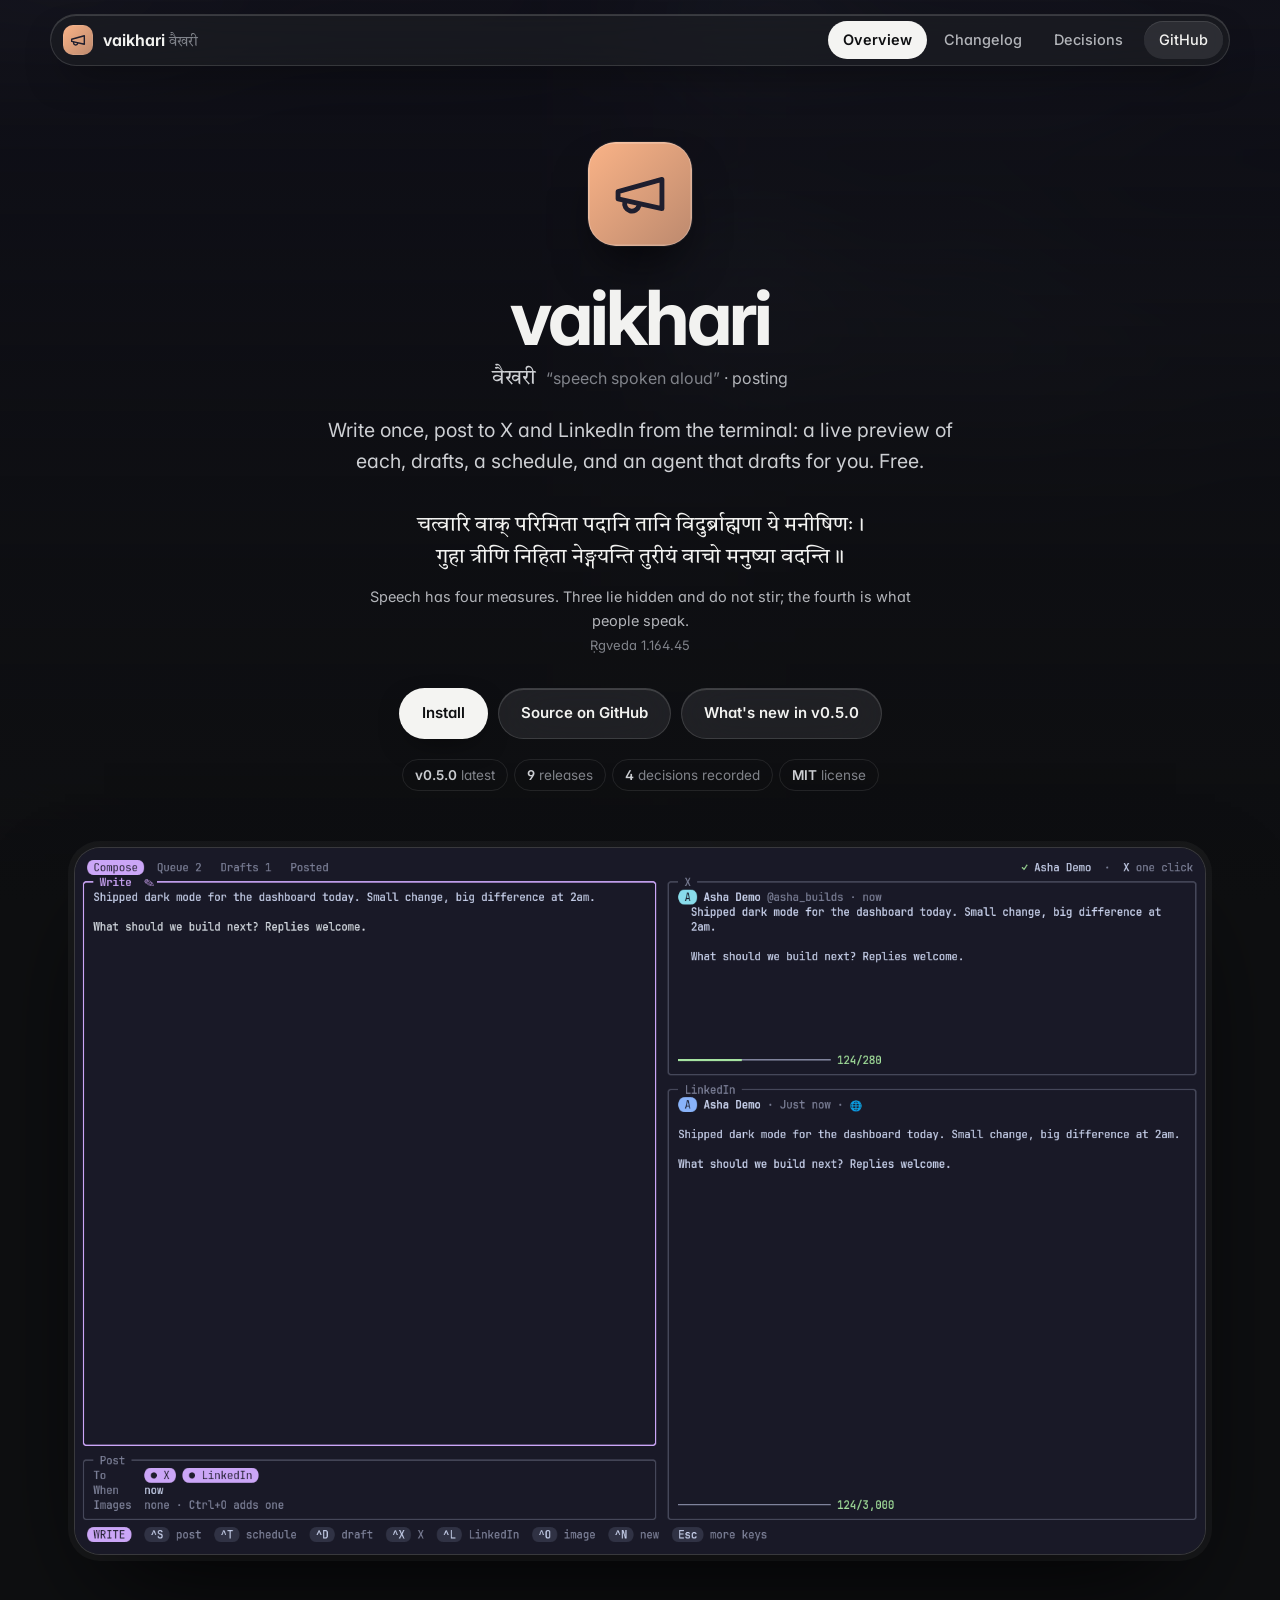
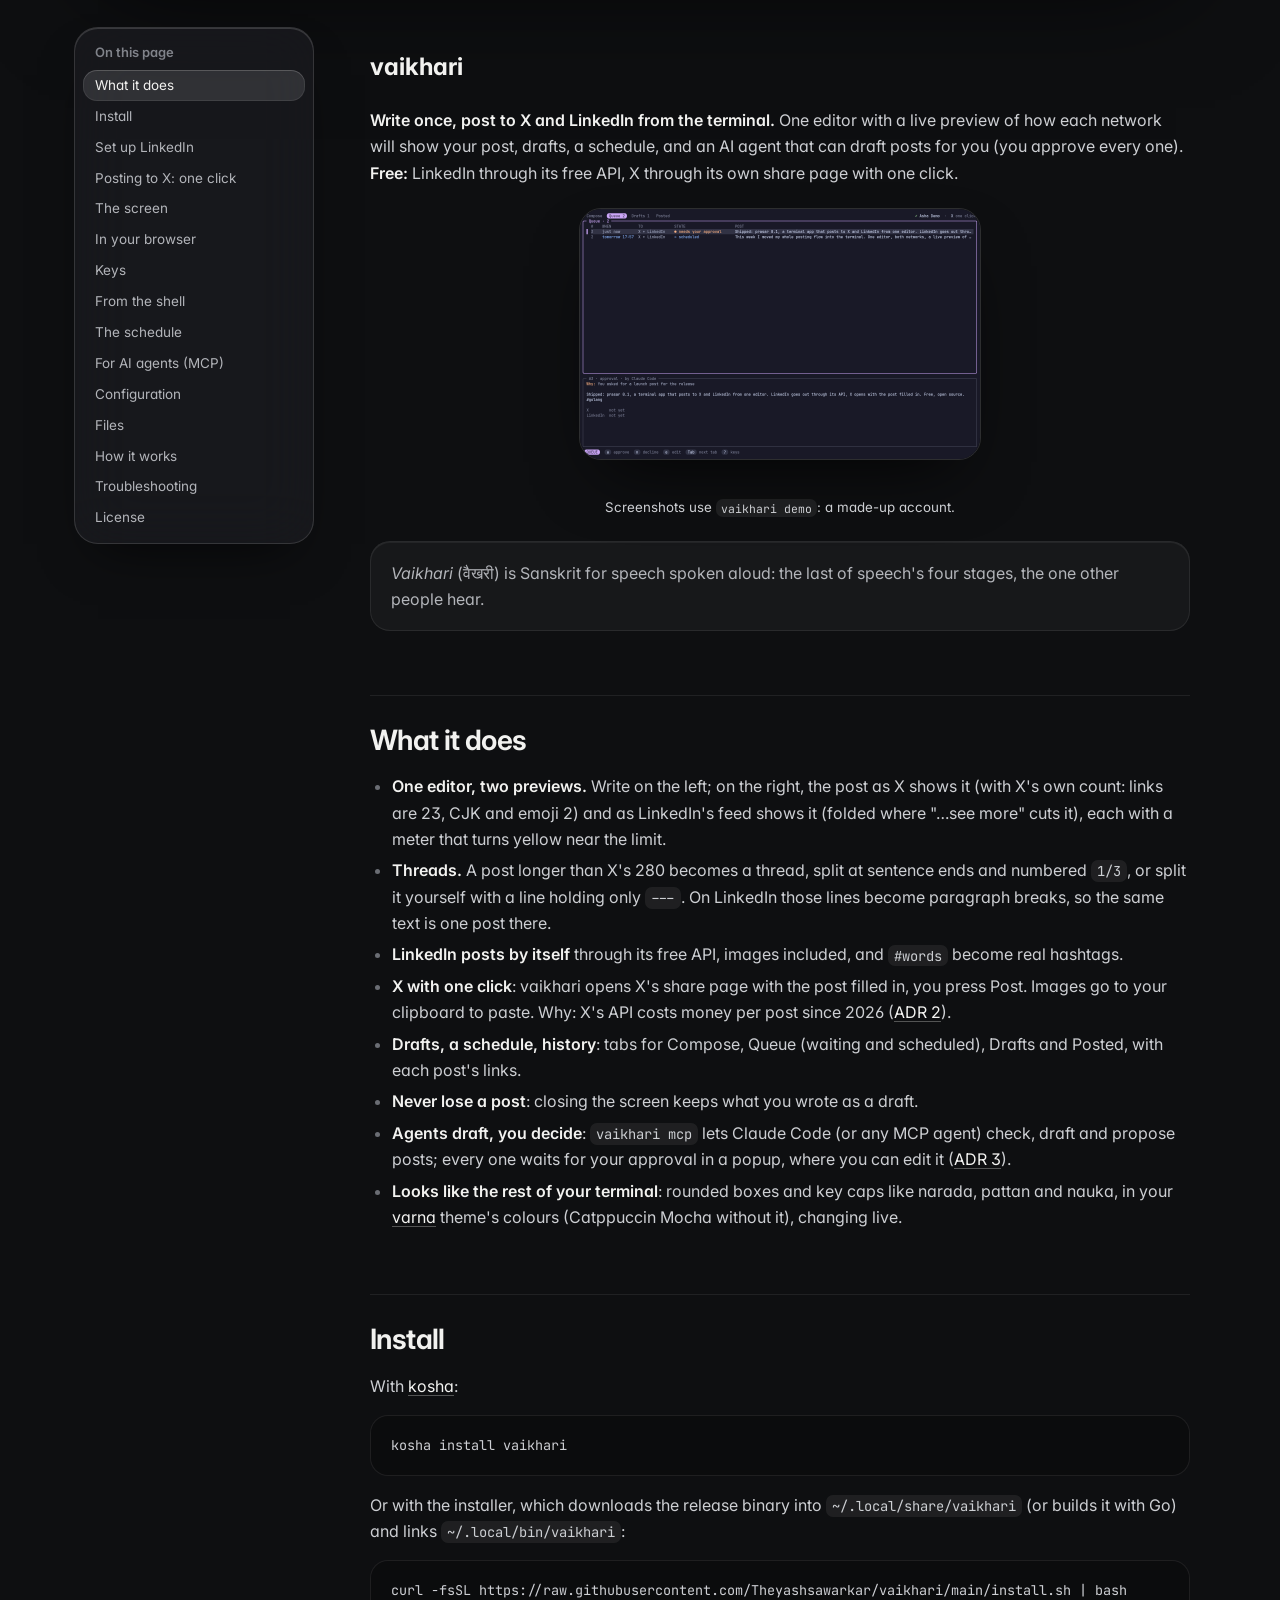
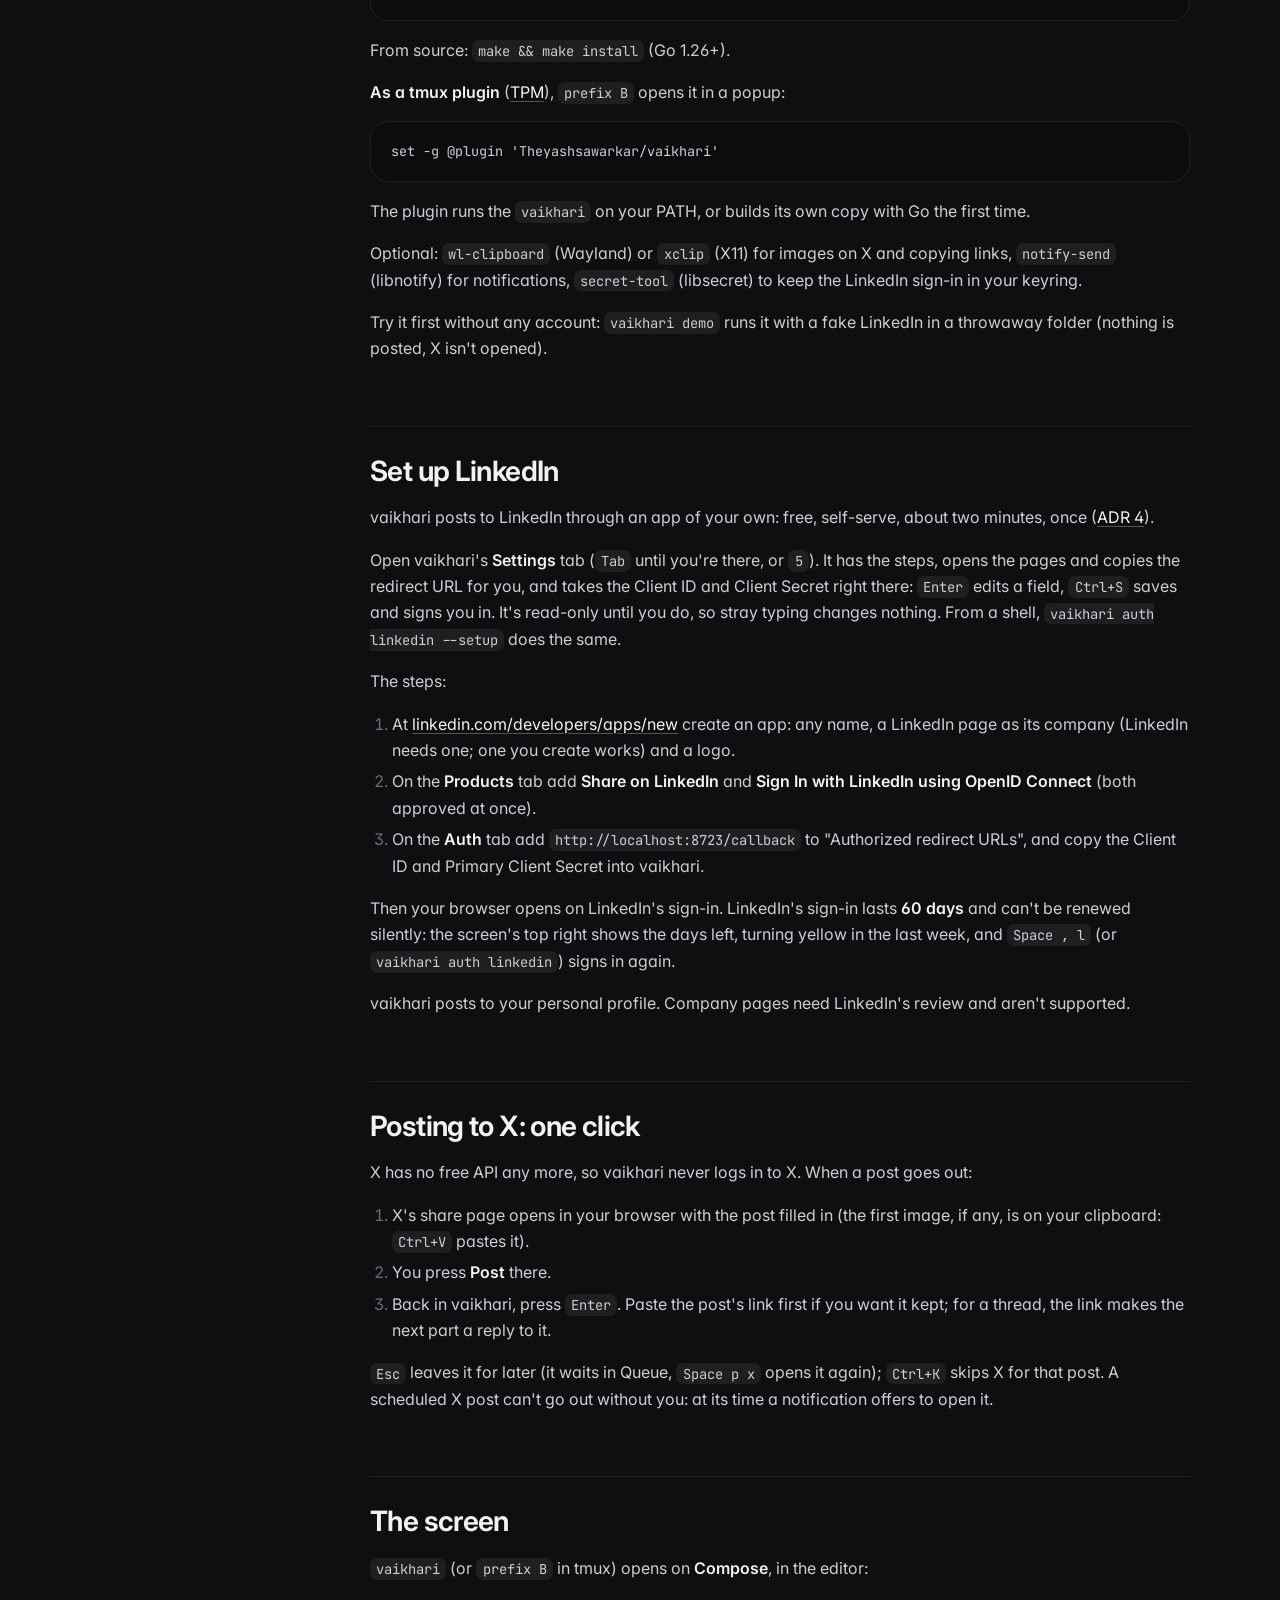
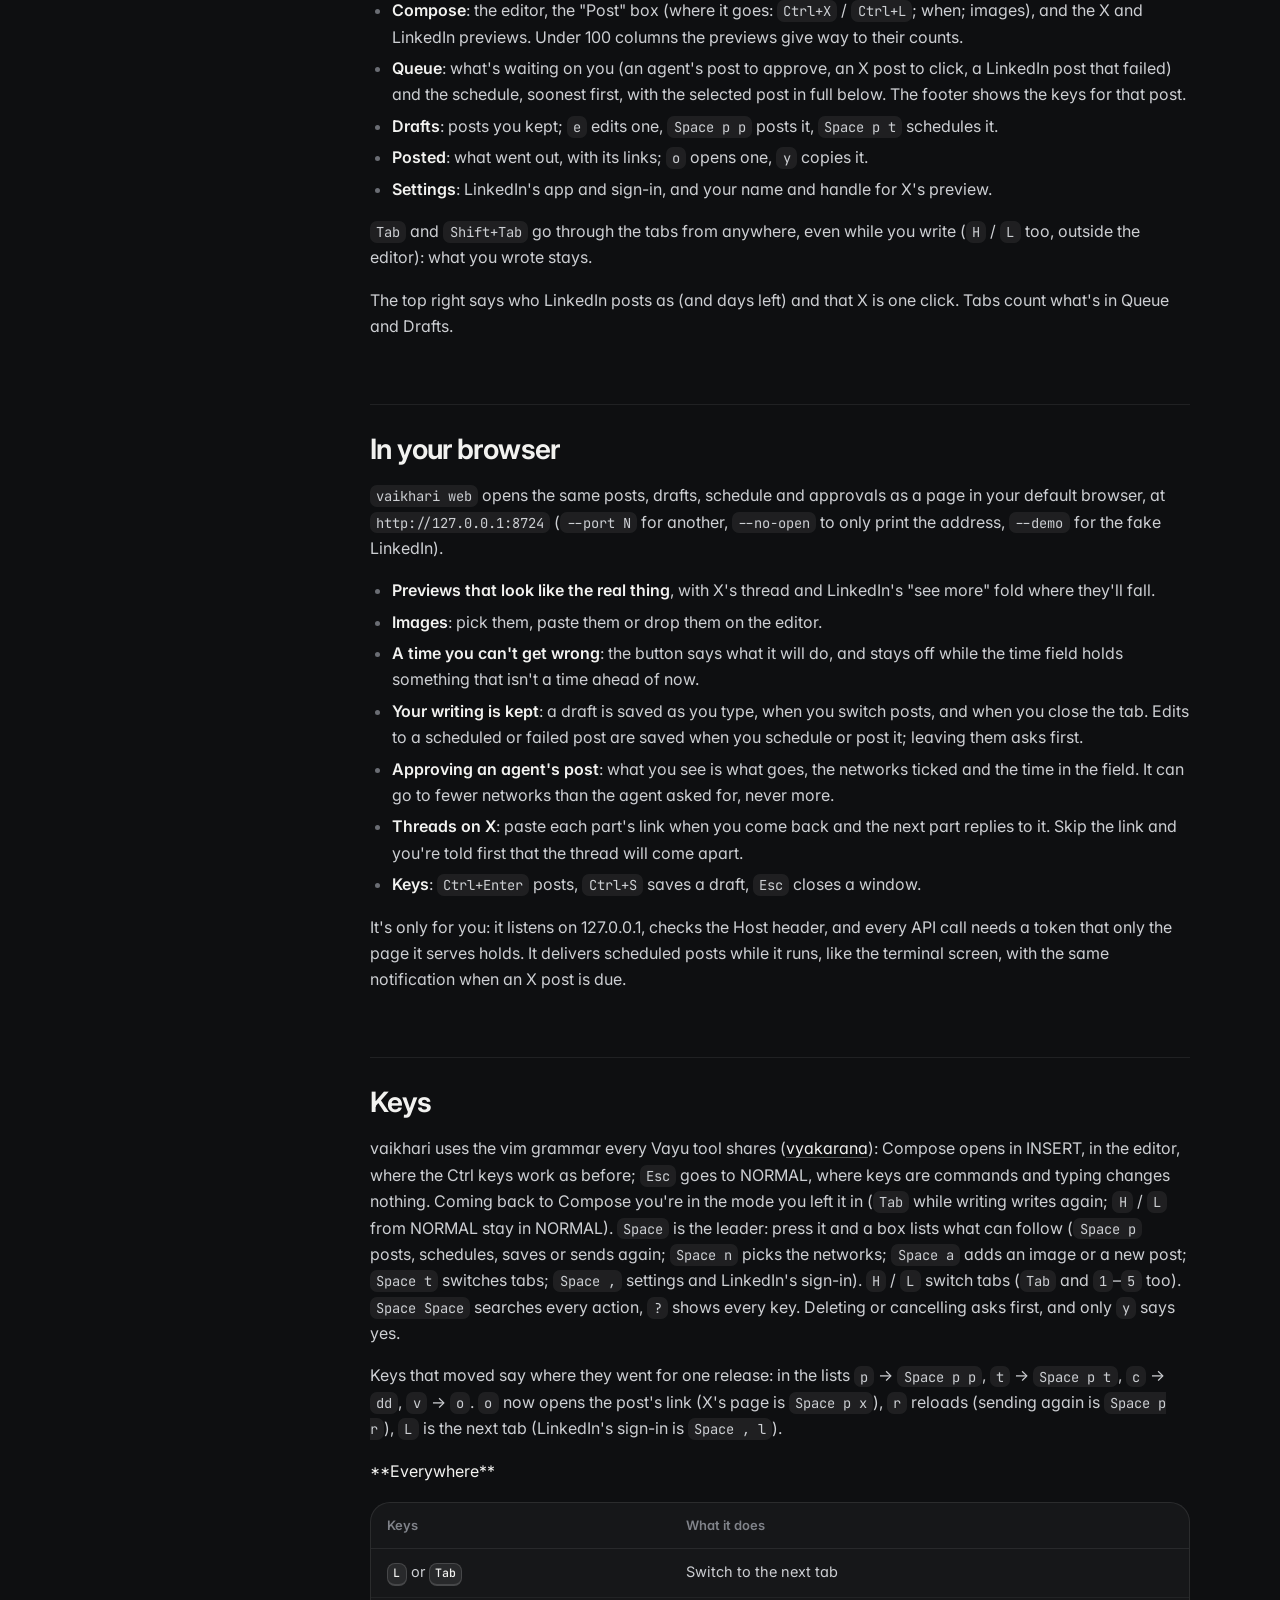
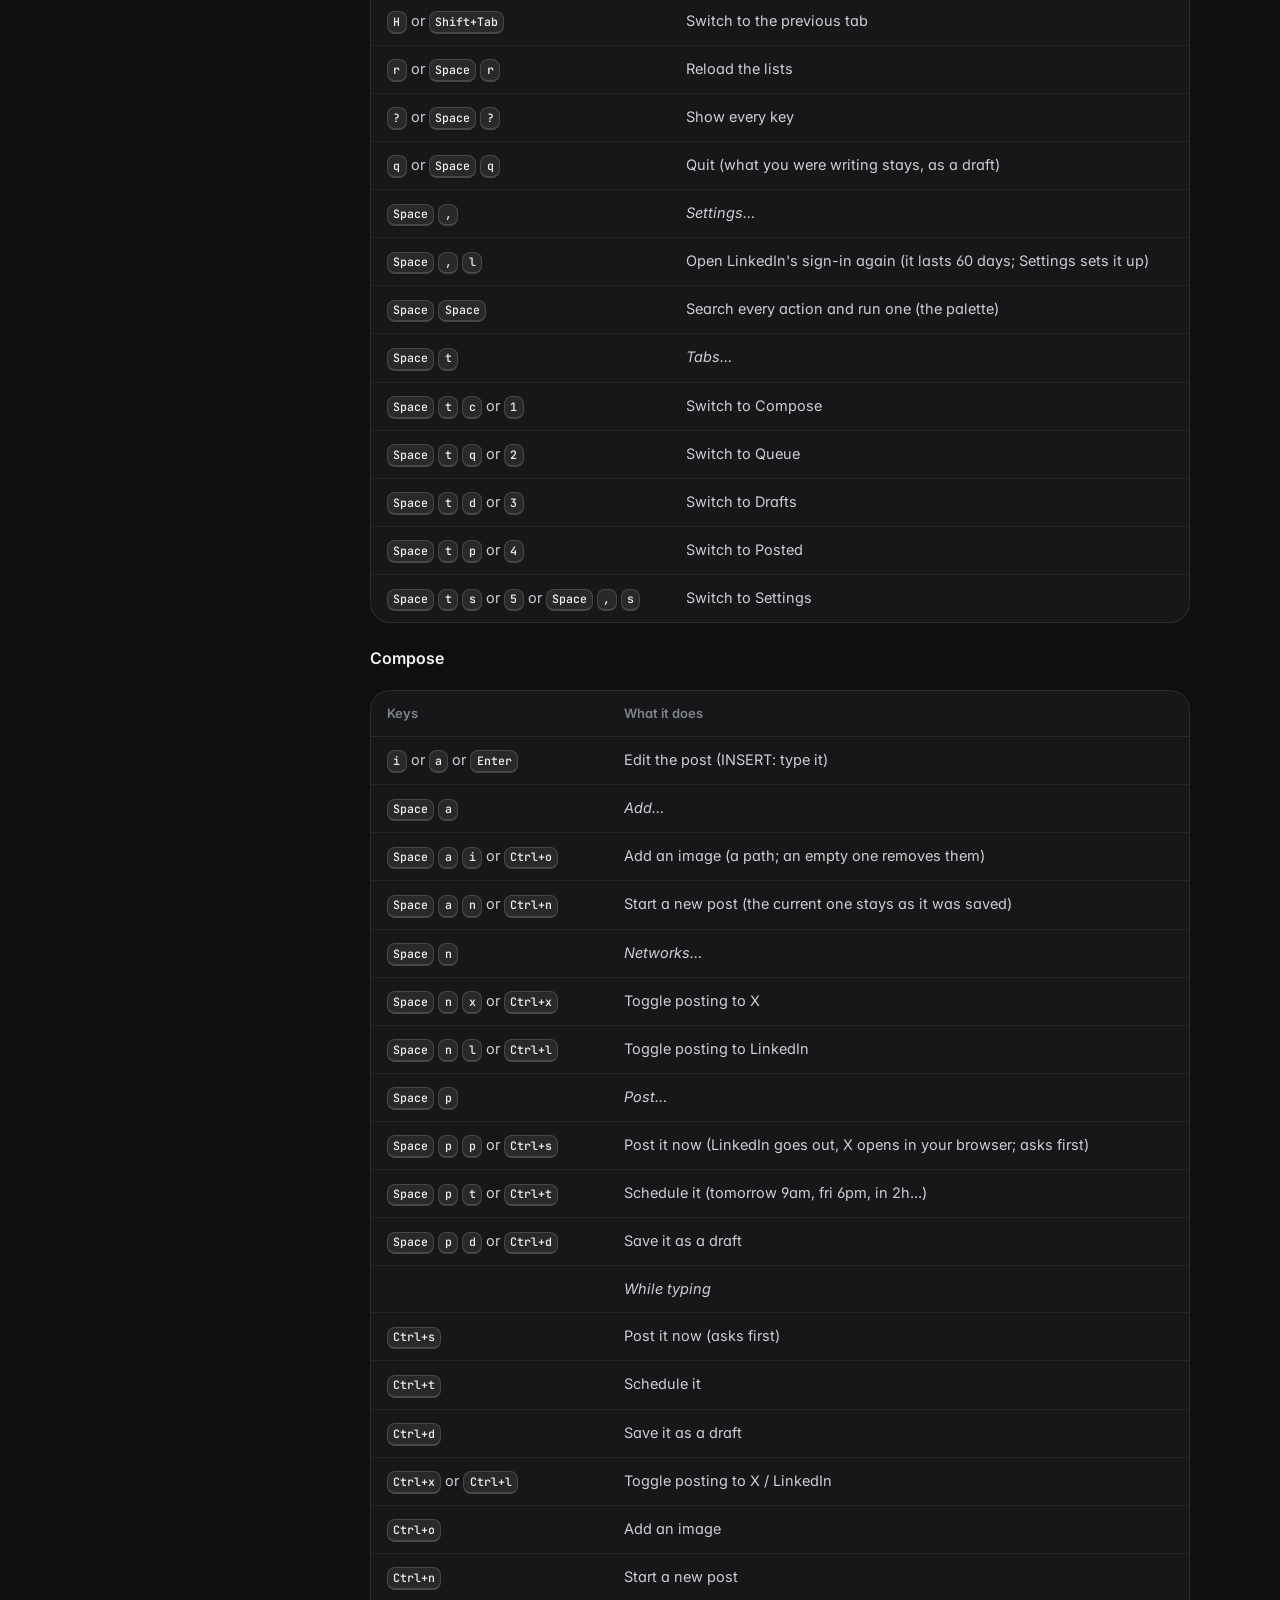
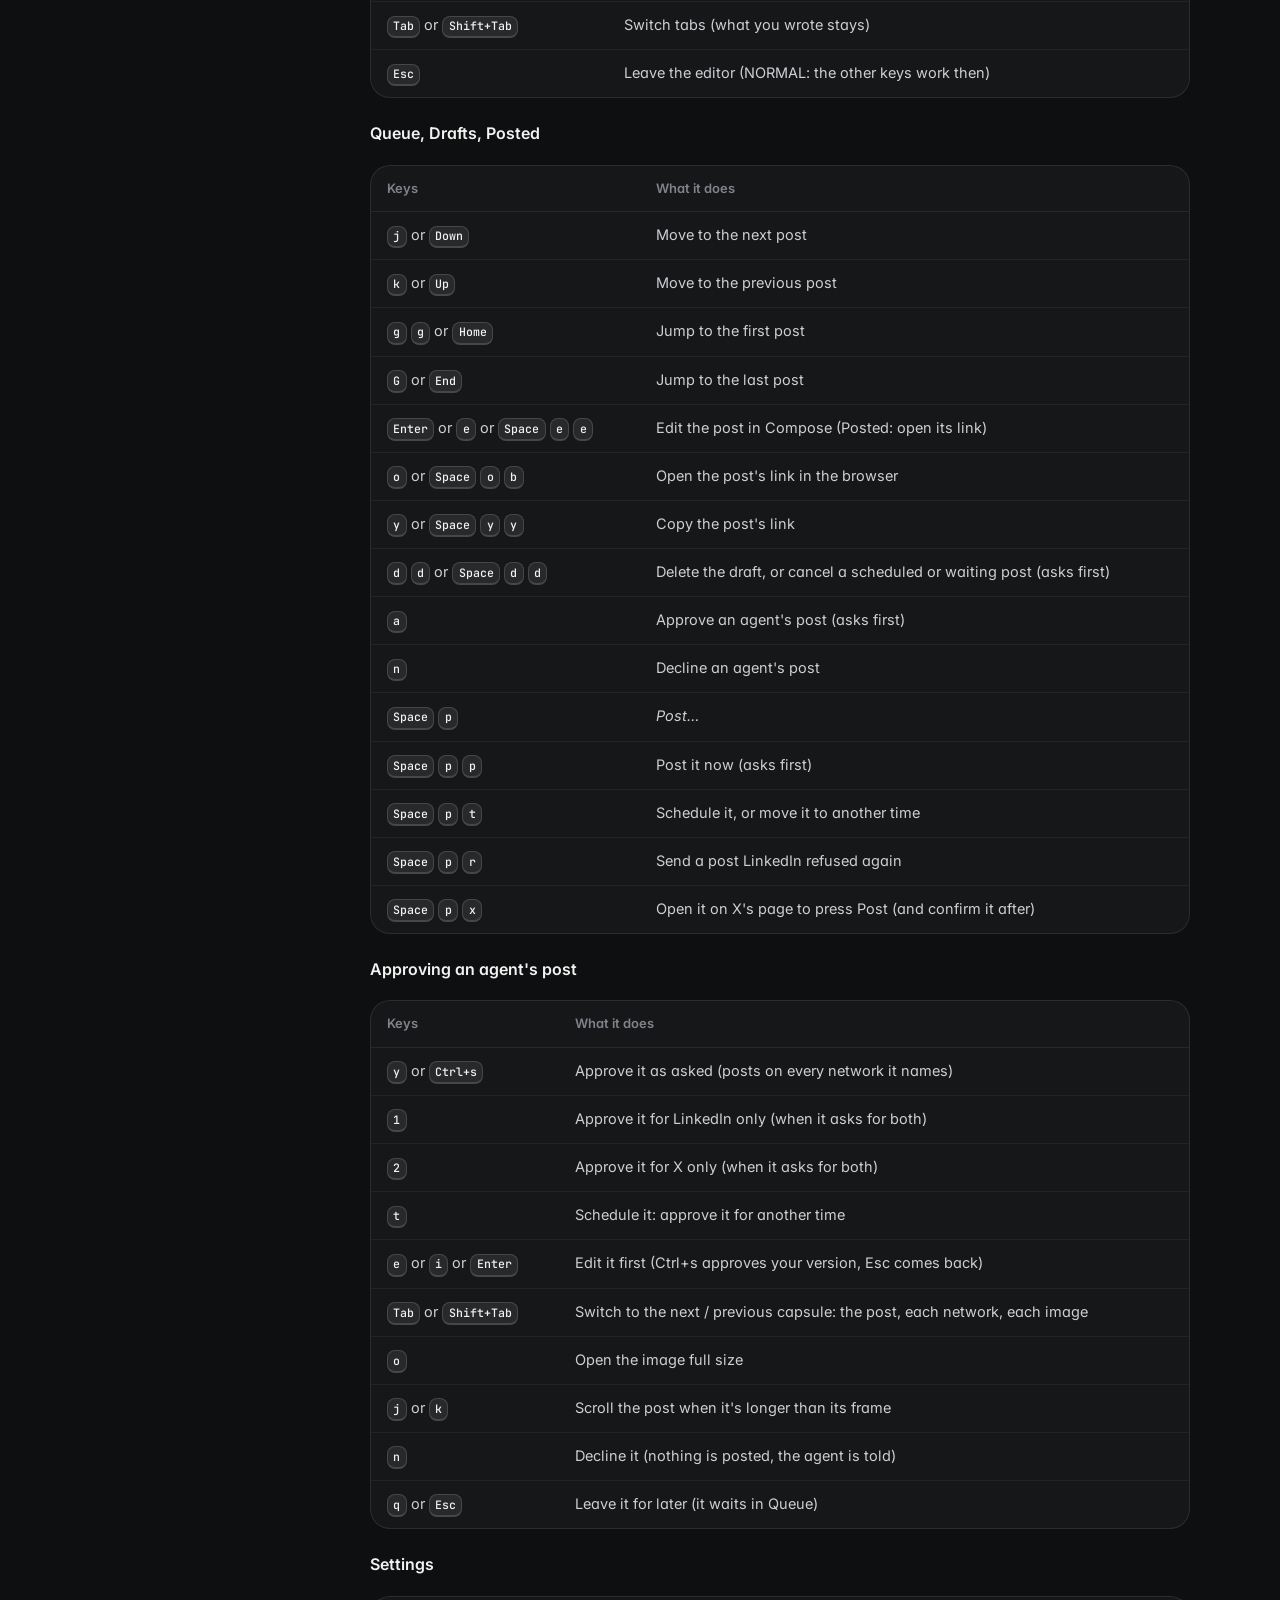
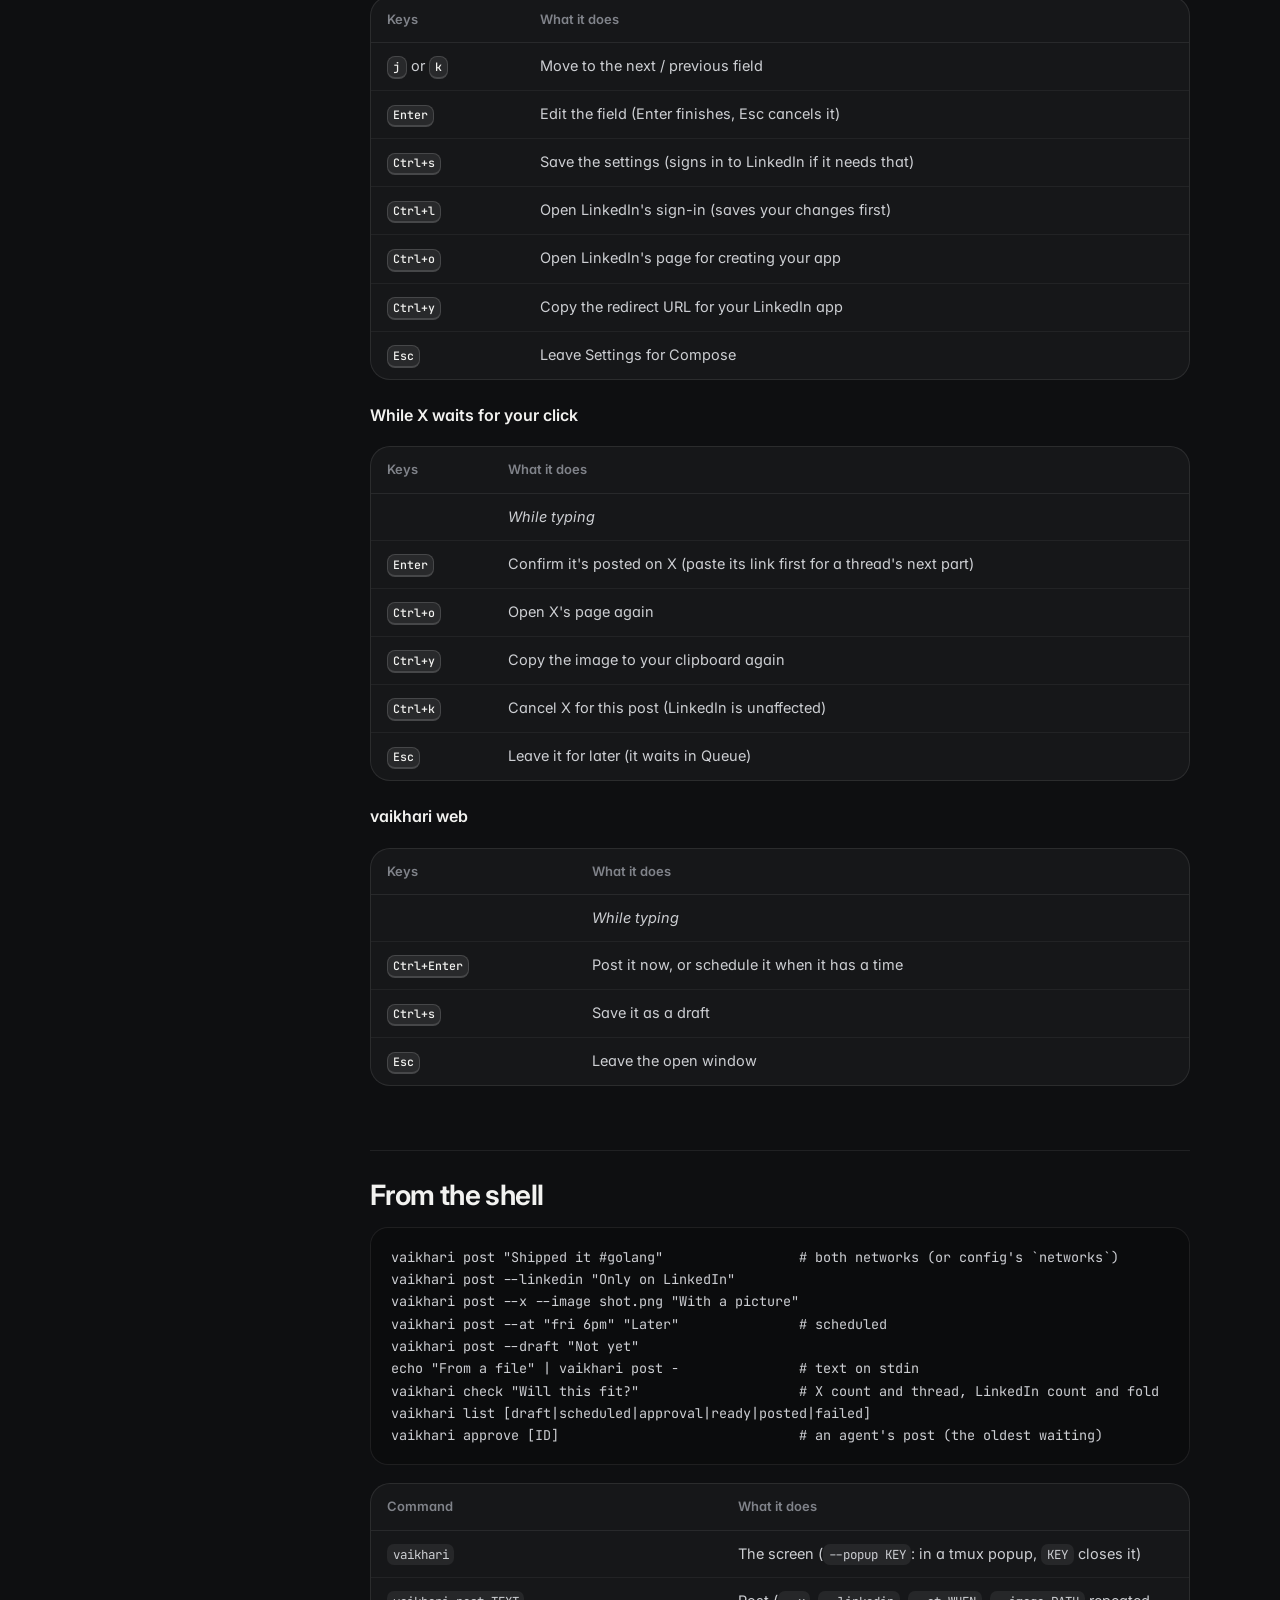
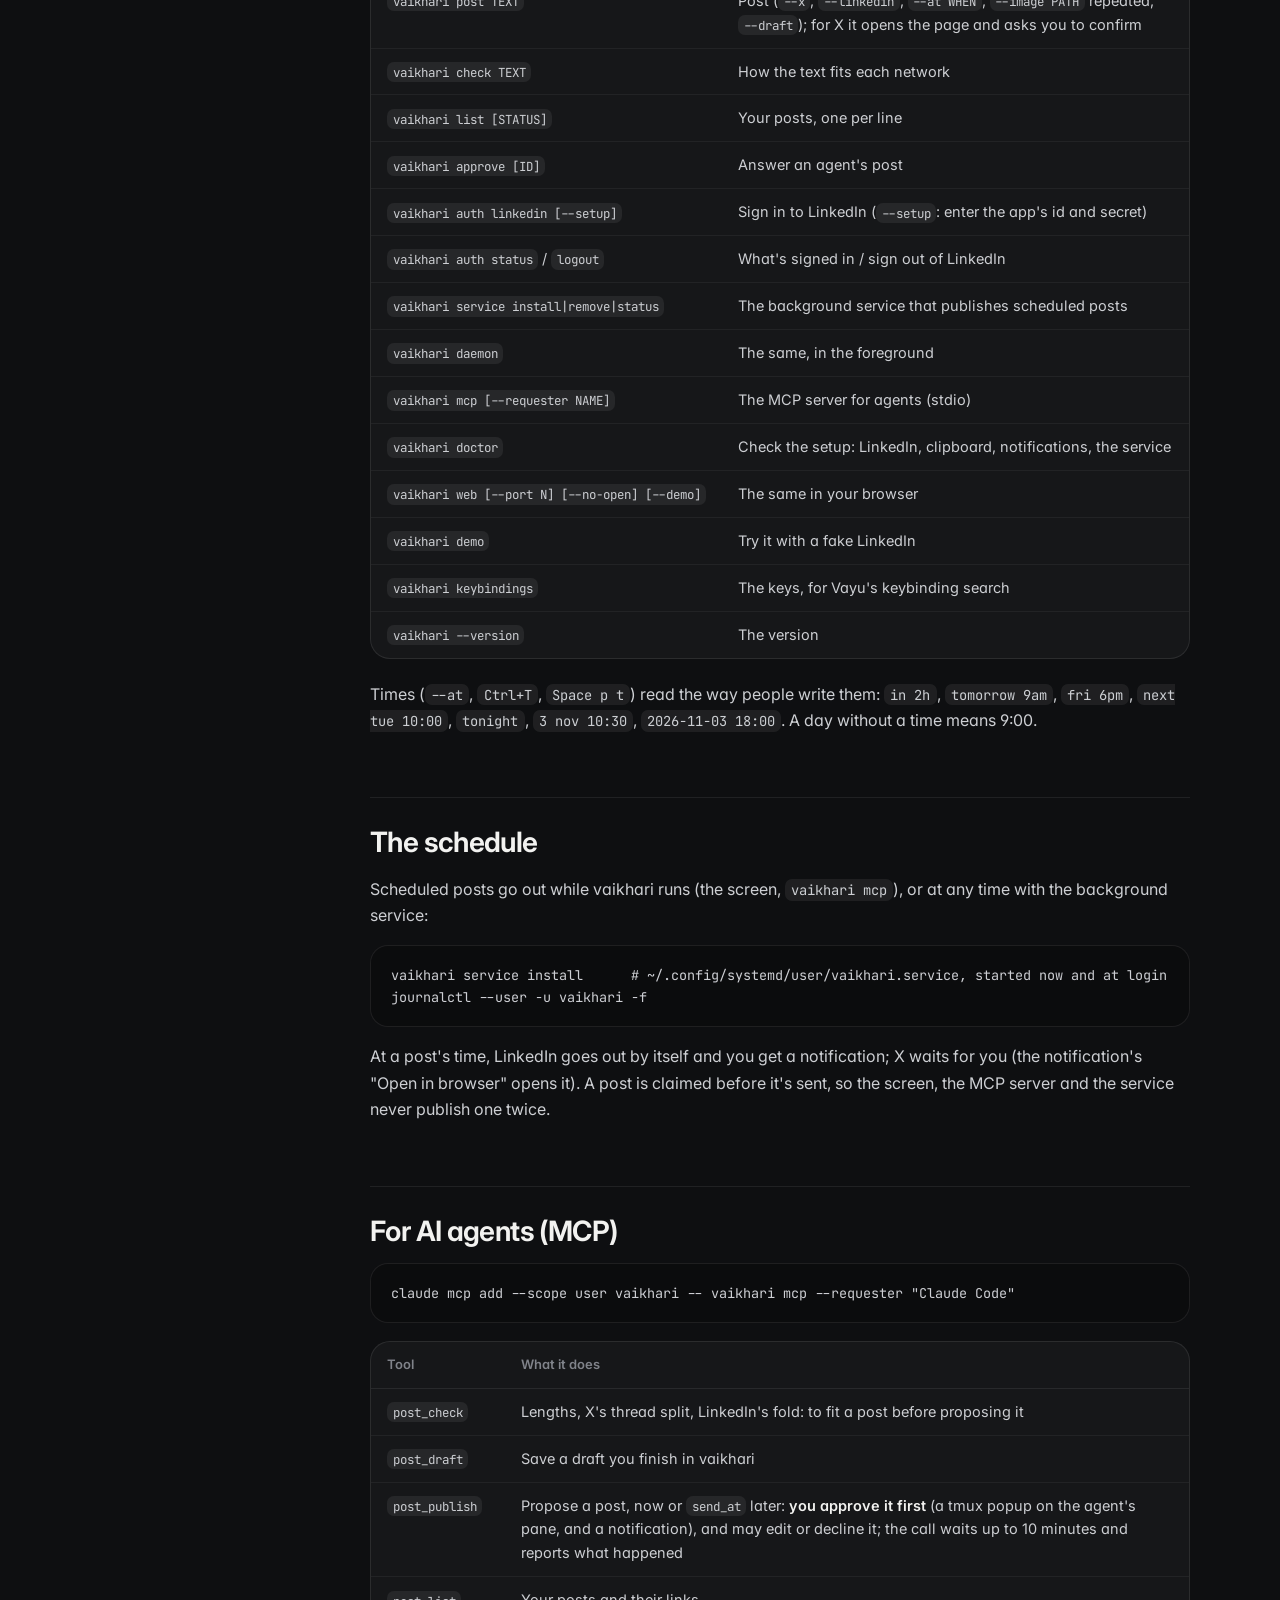
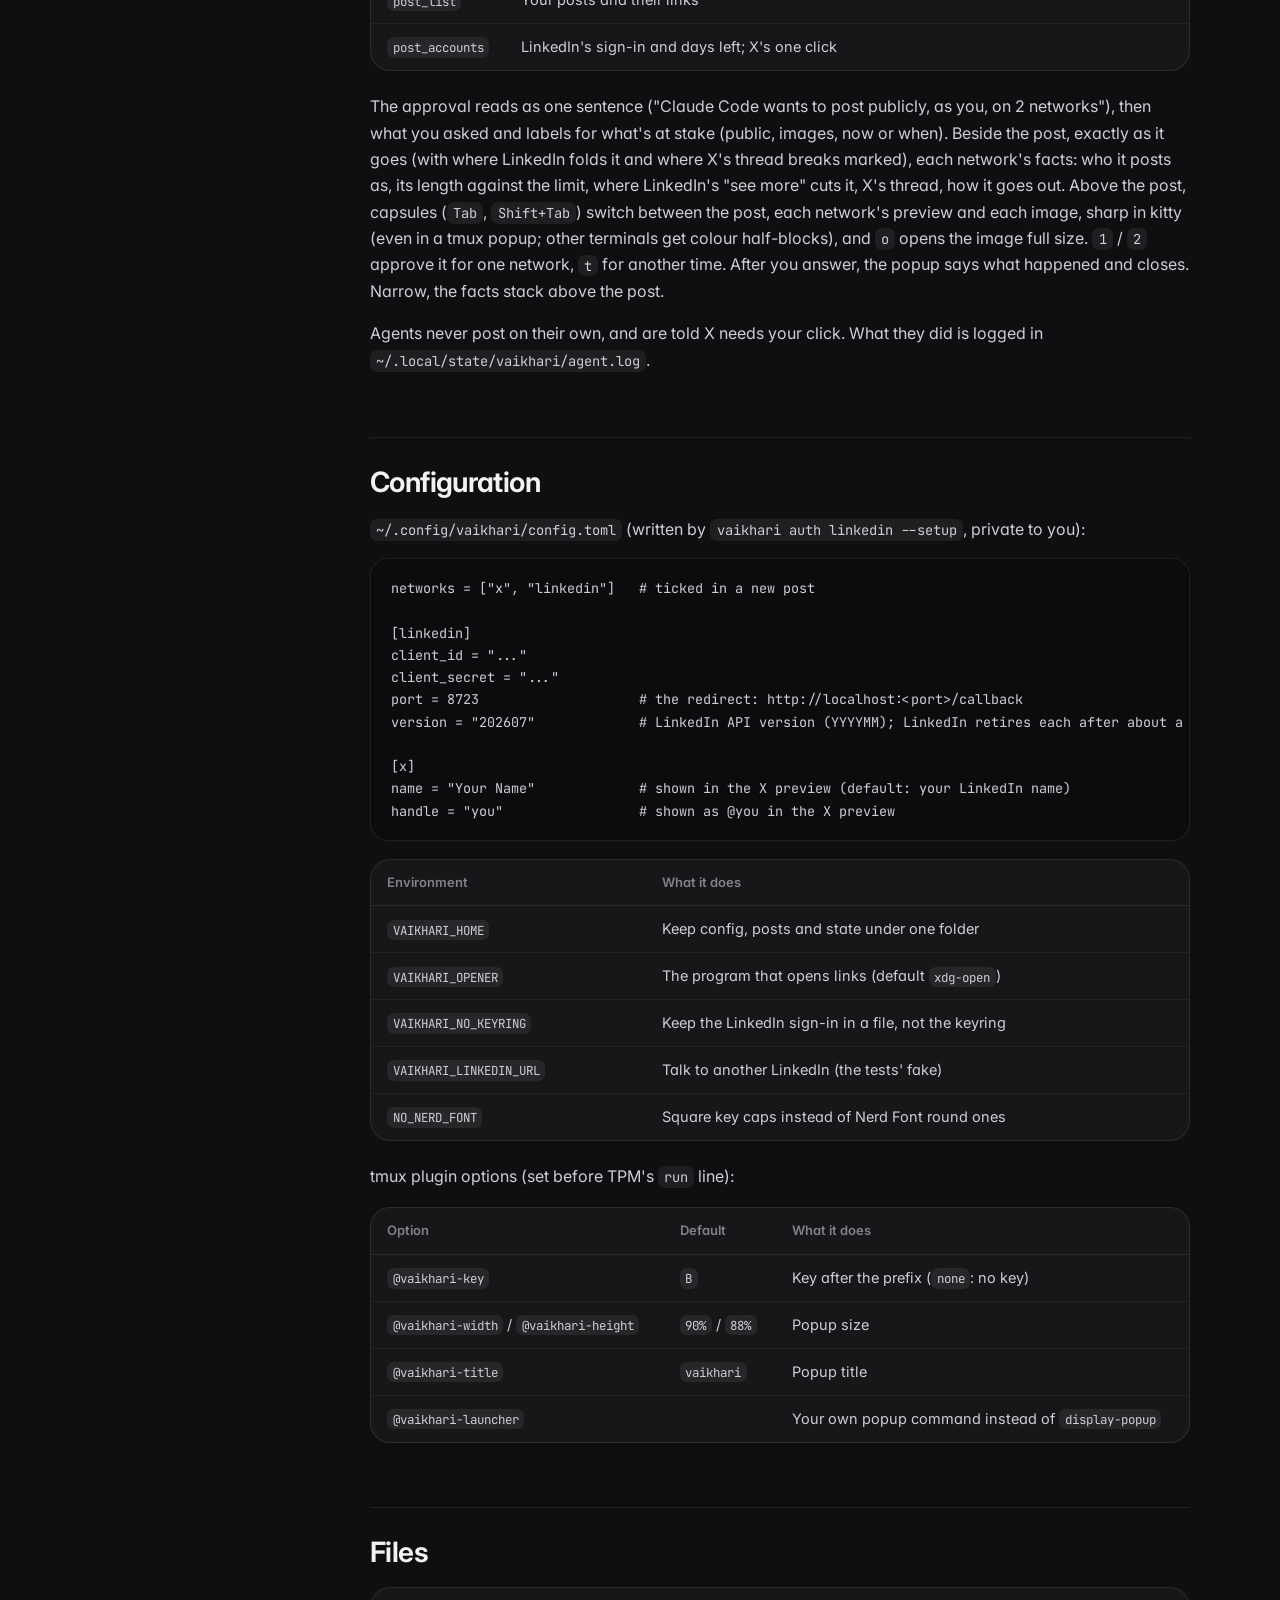
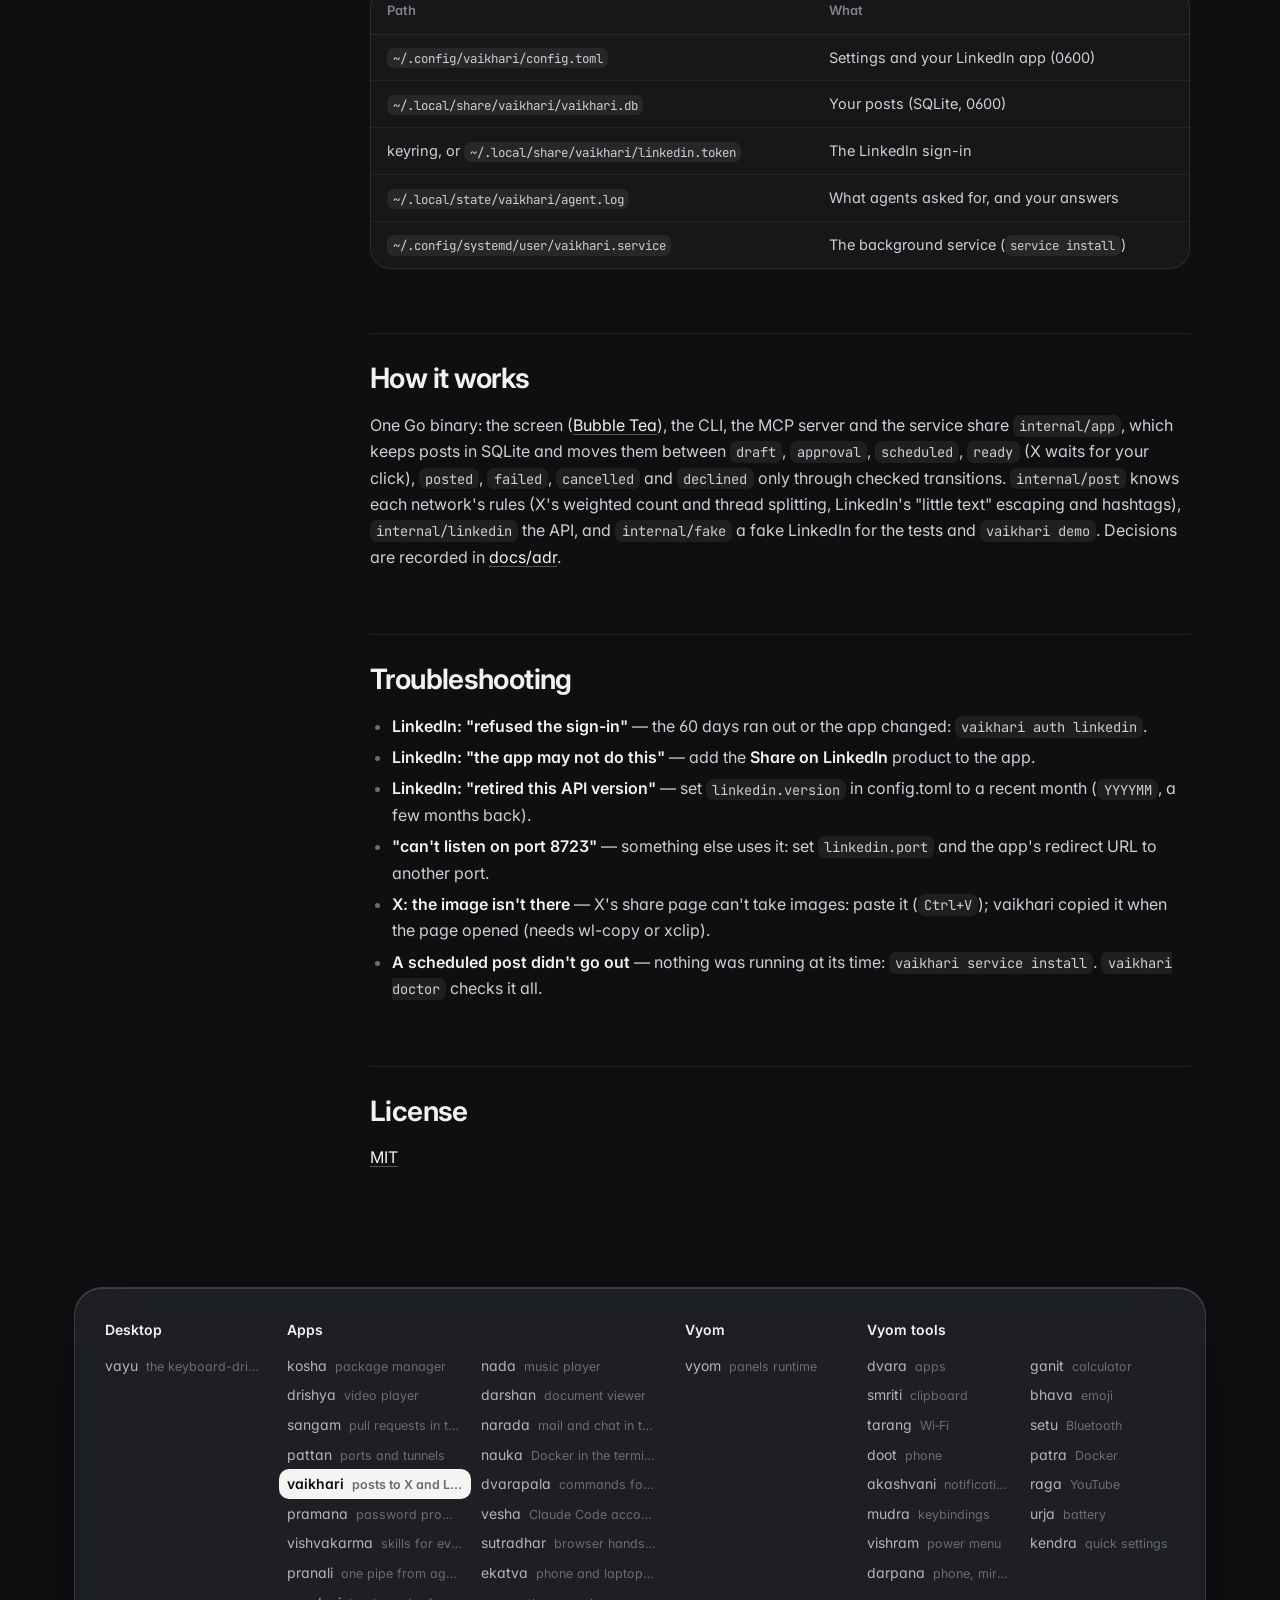
<file: docs/index.html>
<!doctype html>
<html lang="en">
<head>
<meta charset="utf-8">
<meta name="viewport" content="width=device-width, initial-scale=1">
<title>vaikhari · Write once, post to X and LinkedIn from the terminal: a live preview of each, drafts, a schedule, and an agent that drafts for you. Free.</title>
<meta name="description" content="Write once, post to X and LinkedIn from the terminal: a live preview of each, drafts, a schedule, and an agent that drafts for you. Free.">
<meta property="og:title" content="vaikhari · Write once, post to X and LinkedIn from the terminal: a live preview of each, drafts, a schedule, and an agent that drafts for you. Free.">
<meta property="og:description" content="Write once, post to X and LinkedIn from the terminal: a live preview of each, drafts, a schedule, and an agent that drafts for you. Free.">
<meta name="theme-color" content="#0e0f11">
<link rel="icon" href="assets/logo.svg" type="image/svg+xml">
<link rel="preconnect" href="https://fonts.googleapis.com">
<link rel="preconnect" href="https://fonts.gstatic.com" crossorigin>
<link href="https://fonts.googleapis.com/css2?family=Inter:wght@400;500;600;700&family=JetBrains+Mono:wght@400;500;600&family=Tiro+Devanagari+Sanskrit&display=swap" rel="stylesheet">
<link rel="stylesheet" href="assets/site.css">
<style>:root{--tool:#f7b07d}.backdrop:before{background-image:url("assets/screenshots/compose.png")}</style>
</head>
<body class="home">
<div class="backdrop" aria-hidden="true"></div>
<header class="top"><div class="in">
<a class="brand" href="index.html"><img src="assets/logo.svg" alt=""><span>vaikhari <small>वैखरी</small></span></a>
<nav><a href="index.html" class="on">Overview</a><a href="changelog.html" class="">Changelog</a><a href="adr/index.html" class=" hide">Decisions</a><a class="gh" href="https://github.com/Theyashsawarkar/vaikhari">GitHub</a></nav></div></header>
<header class="hero">
<img class="logo" src="assets/logo.svg" alt="vaikhari logo" width="104" height="104">
<h1>vaikhari</h1>
<div class="sa"><b lang="sa">वैखरी</b> <i>“speech spoken aloud”</i> · posting</div>
<p class="lead">Write once, post to X and LinkedIn from the terminal: a live preview of each, drafts, a schedule, and an agent that drafts for you. Free.</p>
<figure class="shloka"><p lang="sa">चत्वारि वाक् परिमिता पदानि तानि विदुर्ब्राह्मणा ये मनीषिणः ।<br>गुहा त्रीणि निहिता नेङ्गयन्ति तुरीयं वाचो मनुष्या वदन्ति ॥</p><figcaption>Speech has four measures. Three lie hidden and do not stir; the fourth is what people speak. <cite>Ṛgveda 1.164.45</cite></figcaption></figure>
<div class="cta"><a class="btn primary" href="#install">Install</a><a class="btn" href="https://github.com/Theyashsawarkar/vaikhari">Source on GitHub</a><a class="btn" href="changelog.html">What's new in v0.5.0</a></div>
<div class="meta"><span><b>v0.5.0</b> latest</span><span><b>9</b> releases</span><span><b>4</b> decisions recorded</span><span><b>MIT</b> license</span></div>
</header>
<figure class="shot"><img src="assets/screenshots/compose.png" alt="vaikhari's Compose tab: the post on the left, live previews of how X and LinkedIn will show it on the right, with the character counts" fetchpriority="high"></figure>
<div class="wrap"><aside class="toc"><b>On this page</b><a class="l2" href="#what-it-does">What it does</a><a class="l2" href="#install">Install</a><a class="l2" href="#set-up-linkedin">Set up LinkedIn</a><a class="l2" href="#posting-to-x-one-click">Posting to X: one click</a><a class="l2" href="#the-screen">The screen</a><a class="l2" href="#in-your-browser">In your browser</a><a class="l2" href="#keys">Keys</a><a class="l2" href="#from-the-shell">From the shell</a><a class="l2" href="#the-schedule">The schedule</a><a class="l2" href="#for-ai-agents-mcp">For AI agents (MCP)</a><a class="l2" href="#configuration">Configuration</a><a class="l2" href="#files">Files</a><a class="l2" href="#how-it-works">How it works</a><a class="l2" href="#troubleshooting">Troubleshooting</a><a class="l2" href="#license">License</a></aside><article>
<h1 id="vaikhari"><a class="anchor" href="#vaikhari">#</a>vaikhari</h1>
<p><strong>Write once, post to X and LinkedIn from the terminal.</strong> One editor with a live preview of how each network will show your post, drafts, a schedule, and an AI agent that can draft posts for you (you approve every one). <strong>Free:</strong> LinkedIn through its free API, X through its own share page with one click.</p>
<p align="center">
  <img alt="The Queue: an agent's post waiting for your approval, with its reason, and a post scheduled for tomorrow" src="assets/screenshots/queue.png" width="49%">
</p>
<p align="center"><sub>Screenshots use <code>vaikhari demo</code>: a made-up account.</sub></p>
<blockquote><p><em>Vaikhari</em> (वैखरी) is Sanskrit for speech spoken aloud: the last of speech's four stages, the one other people hear.</p></blockquote>
<h2 id="what-it-does"><a class="anchor" href="#what-it-does">#</a>What it does</h2>
<ul><li><strong>One editor, two previews.</strong> Write on the left; on the right, the post as X shows it (with X's own count: links are 23, CJK and emoji 2) and as LinkedIn's feed shows it (folded where "…see more" cuts it), each with a meter that turns yellow near the limit.</li><li><strong>Threads.</strong> A post longer than X's 280 becomes a thread, split at sentence ends and numbered <code>1/3</code>, or split it yourself with a line holding only <code>---</code>. On LinkedIn those lines become paragraph breaks, so the same text is one post there.</li><li><strong>LinkedIn posts by itself</strong> through its free API, images included, and <code>#words</code> become real hashtags.</li><li><strong>X with one click</strong>: vaikhari opens X's share page with the post filled in, you press Post. Images go to your clipboard to paste. Why: X's API costs money per post since 2026 (<a href="adr/0002-x-through-its-share-page.html">ADR 2</a>).</li><li><strong>Drafts, a schedule, history</strong>: tabs for Compose, Queue (waiting and scheduled), Drafts and Posted, with each post's links.</li><li><strong>Never lose a post</strong>: closing the screen keeps what you wrote as a draft.</li><li><strong>Agents draft, you decide</strong>: <code>vaikhari mcp</code> lets Claude Code (or any MCP agent) check, draft and propose posts; every one waits for your approval in a popup, where you can edit it (<a href="adr/0003-agents-always-ask.html">ADR 3</a>).</li><li><strong>Looks like the rest of your terminal</strong>: rounded boxes and key caps like narada, pattan and nauka, in your <a href="https://github.com/Theyashsawarkar/varna">varna</a> theme's colours (Catppuccin Mocha without it), changing live.</li></ul>
<h2 id="install"><a class="anchor" href="#install">#</a>Install</h2>
<p>With <a href="https://github.com/Theyashsawarkar/kosha">kosha</a>:</p>
<pre class="code" data-lang="sh"><code>kosha install vaikhari</code></pre>
<p>Or with the installer, which downloads the release binary into <code>~/.local/share/vaikhari</code> (or builds it with Go) and links <code>~/.local/bin/vaikhari</code>:</p>
<pre class="code" data-lang="sh"><code>curl -fsSL https://raw.githubusercontent.com/Theyashsawarkar/vaikhari/main/install.sh | bash</code></pre>
<p>From source: <code>make &amp;&amp; make install</code> (Go 1.26+).</p>
<p><strong>As a tmux plugin</strong> (<a href="https://github.com/tmux-plugins/tpm">TPM</a>), <code>prefix B</code> opens it in a popup:</p>
<pre class="code" data-lang="tmux"><code>set -g @plugin &#x27;Theyashsawarkar/vaikhari&#x27;</code></pre>
<p>The plugin runs the <code>vaikhari</code> on your PATH, or builds its own copy with Go the first time.</p>
<p>Optional: <code>wl-clipboard</code> (Wayland) or <code>xclip</code> (X11) for images on X and copying links, <code>notify-send</code> (libnotify) for notifications, <code>secret-tool</code> (libsecret) to keep the LinkedIn sign-in in your keyring.</p>
<p>Try it first without any account: <code>vaikhari demo</code> runs it with a fake LinkedIn in a throwaway folder (nothing is posted, X isn't opened).</p>
<h2 id="set-up-linkedin"><a class="anchor" href="#set-up-linkedin">#</a>Set up LinkedIn</h2>
<p>vaikhari posts to LinkedIn through an app of your own: free, self-serve, about two minutes, once (<a href="adr/0004-linkedin-through-your-own-app.html">ADR 4</a>).</p>
<p>Open vaikhari's <strong>Settings</strong> tab (<code>Tab</code> until you're there, or <code>5</code>). It has the steps, opens the pages and copies the redirect URL for you, and takes the Client ID and Client Secret right there: <code>Enter</code> edits a field, <code>Ctrl+S</code> saves and signs you in. It's read-only until you do, so stray typing changes nothing. From a shell, <code>vaikhari auth linkedin --setup</code> does the same.</p>
<p>The steps:</p>
<ol><li>At <a href="https://www.linkedin.com/developers/apps/new">linkedin.com/developers/apps/new</a> create an app: any name, a LinkedIn page as its company (LinkedIn needs one; one you create works) and a logo.</li><li>On the <strong>Products</strong> tab add <strong>Share on LinkedIn</strong> and <strong>Sign In with LinkedIn using OpenID Connect</strong> (both approved at once).</li><li>On the <strong>Auth</strong> tab add <code>http://localhost:8723/callback</code> to "Authorized redirect URLs", and copy the Client ID and Primary Client Secret into vaikhari.</li></ol>
<p>Then your browser opens on LinkedIn's sign-in. LinkedIn's sign-in lasts <strong>60 days</strong> and can't be renewed silently: the screen's top right shows the days left, turning yellow in the last week, and <code>Space , l</code> (or <code>vaikhari auth linkedin</code>) signs in again.</p>
<p>vaikhari posts to your personal profile. Company pages need LinkedIn's review and aren't supported.</p>
<h2 id="posting-to-x-one-click"><a class="anchor" href="#posting-to-x-one-click">#</a>Posting to X: one click</h2>
<p>X has no free API any more, so vaikhari never logs in to X. When a post goes out:</p>
<ol><li>X's share page opens in your browser with the post filled in (the first image, if any, is on your clipboard: <code>Ctrl+V</code> pastes it).</li><li>You press <strong>Post</strong> there.</li><li>Back in vaikhari, press <code>Enter</code>. Paste the post's link first if you want it kept; for a thread, the link makes the next part a reply to it.</li></ol>
<p><code>Esc</code> leaves it for later (it waits in Queue, <code>Space p x</code> opens it again); <code>Ctrl+K</code> skips X for that post. A scheduled X post can't go out without you: at its time a notification offers to open it.</p>
<h2 id="the-screen"><a class="anchor" href="#the-screen">#</a>The screen</h2>
<p><code>vaikhari</code> (or <code>prefix B</code> in tmux) opens on <strong>Compose</strong>, in the editor:</p>
<ul><li><strong>Compose</strong>: the editor, the "Post" box (where it goes: <code>Ctrl+X</code> / <code>Ctrl+L</code>; when; images), and the X and LinkedIn previews. Under 100 columns the previews give way to their counts.</li><li><strong>Queue</strong>: what's waiting on you (an agent's post to approve, an X post to click, a LinkedIn post that failed) and the schedule, soonest first, with the selected post in full below. The footer shows the keys for that post.</li><li><strong>Drafts</strong>: posts you kept; <code>e</code> edits one, <code>Space p p</code> posts it, <code>Space p t</code> schedules it.</li><li><strong>Posted</strong>: what went out, with its links; <code>o</code> opens one, <code>y</code> copies it.</li><li><strong>Settings</strong>: LinkedIn's app and sign-in, and your name and handle for X's preview.</li></ul>
<p><code>Tab</code> and <code>Shift+Tab</code> go through the tabs from anywhere, even while you write (<code>H</code> / <code>L</code> too, outside the editor): what you wrote stays.</p>
<p>The top right says who LinkedIn posts as (and days left) and that X is one click. Tabs count what's in Queue and Drafts.</p>
<h2 id="in-your-browser"><a class="anchor" href="#in-your-browser">#</a>In your browser</h2>
<p><code>vaikhari web</code> opens the same posts, drafts, schedule and approvals as a page in your default browser, at <code>http://127.0.0.1:8724</code> (<code>--port N</code> for another, <code>--no-open</code> to only print the address, <code>--demo</code> for the fake LinkedIn).</p>
<ul><li><strong>Previews that look like the real thing</strong>, with X's thread and LinkedIn's "see more" fold where they'll fall.</li><li><strong>Images</strong>: pick them, paste them or drop them on the editor.</li><li><strong>A time you can't get wrong</strong>: the button says what it will do, and stays off while the time field holds something that isn't a time ahead of now.</li><li><strong>Your writing is kept</strong>: a draft is saved as you type, when you switch posts, and when you close the tab. Edits to a scheduled or failed post are saved when you schedule or post it; leaving them asks first.</li><li><strong>Approving an agent's post</strong>: what you see is what goes, the networks ticked and the time in the field. It can go to fewer networks than the agent asked for, never more.</li><li><strong>Threads on X</strong>: paste each part's link when you come back and the next part replies to it. Skip the link and you're told first that the thread will come apart.</li><li><strong>Keys</strong>: <code>Ctrl+Enter</code> posts, <code>Ctrl+S</code> saves a draft, <code>Esc</code> closes a window.</li></ul>
<p>It's only for you: it listens on 127.0.0.1, checks the Host header, and every API call needs a token that only the page it serves holds. It delivers scheduled posts while it runs, like the terminal screen, with the same notification when an X post is due.</p>
<h2 id="keys"><a class="anchor" href="#keys">#</a>Keys</h2>
<p>vaikhari uses the vim grammar every Vayu tool shares (<a href="https://github.com/Theyashsawarkar/vyakarana">vyakarana</a>): Compose opens in INSERT, in the editor, where the Ctrl keys work as before; <code>Esc</code> goes to NORMAL, where keys are commands and typing changes nothing. Coming back to Compose you're in the mode you left it in (<code>Tab</code> while writing writes again; <code>H</code> / <code>L</code> from NORMAL stay in NORMAL). <code>Space</code> is the leader: press it and a box lists what can follow (<code>Space p</code> posts, schedules, saves or sends again; <code>Space n</code> picks the networks; <code>Space a</code> adds an image or a new post; <code>Space t</code> switches tabs; <code>Space ,</code> settings and LinkedIn's sign-in). <code>H</code> / <code>L</code> switch tabs (<code>Tab</code> and <code>1</code>–<code>5</code> too). <code>Space Space</code> searches every action, <code>?</code> shows every key. Deleting or cancelling asks first, and only <code>y</code> says yes.</p>
<p>Keys that moved say where they went for one release: in the lists <code>p</code> → <code>Space p p</code>, <code>t</code> → <code>Space p t</code>, <code>c</code> → <code>dd</code>, <code>v</code> → <code>o</code>. <code>o</code> now opens the post's link (X's page is <code>Space p x</code>), <code>r</code> reloads (sending again is <code>Space p r</code>), <code>L</code> is the next tab (LinkedIn's sign-in is <code>Space , l</code>).</p>
<!-- keys: generated from the keymap; run the tests with -update -->
**Everywhere**
<div class="table"><table><thead><tr><th>Keys</th><th>What it does</th></tr></thead><tbody><tr><td><kbd>L</kbd> or <kbd>Tab</kbd></td><td>Switch to the next tab</td></tr><tr><td><kbd>H</kbd> or <kbd>Shift+Tab</kbd></td><td>Switch to the previous tab</td></tr><tr><td><kbd>r</kbd> or <kbd>Space</kbd> <kbd>r</kbd></td><td>Reload the lists</td></tr><tr><td><kbd>?</kbd> or <kbd>Space</kbd> <kbd>?</kbd></td><td>Show every key</td></tr><tr><td><kbd>q</kbd> or <kbd>Space</kbd> <kbd>q</kbd></td><td>Quit (what you were writing stays, as a draft)</td></tr><tr><td><kbd>Space</kbd> <kbd>,</kbd></td><td><em>Settings…</em></td></tr><tr><td><kbd>Space</kbd> <kbd>,</kbd> <kbd>l</kbd></td><td>Open LinkedIn's sign-in again (it lasts 60 days; Settings sets it up)</td></tr><tr><td><kbd>Space</kbd> <kbd>Space</kbd></td><td>Search every action and run one (the palette)</td></tr><tr><td><kbd>Space</kbd> <kbd>t</kbd></td><td><em>Tabs…</em></td></tr><tr><td><kbd>Space</kbd> <kbd>t</kbd> <kbd>c</kbd> or <kbd>1</kbd></td><td>Switch to Compose</td></tr><tr><td><kbd>Space</kbd> <kbd>t</kbd> <kbd>q</kbd> or <kbd>2</kbd></td><td>Switch to Queue</td></tr><tr><td><kbd>Space</kbd> <kbd>t</kbd> <kbd>d</kbd> or <kbd>3</kbd></td><td>Switch to Drafts</td></tr><tr><td><kbd>Space</kbd> <kbd>t</kbd> <kbd>p</kbd> or <kbd>4</kbd></td><td>Switch to Posted</td></tr><tr><td><kbd>Space</kbd> <kbd>t</kbd> <kbd>s</kbd> or <kbd>5</kbd> or <kbd>Space</kbd> <kbd>,</kbd> <kbd>s</kbd></td><td>Switch to Settings</td></tr></tbody></table></div>
<p><strong>Compose</strong></p>
<div class="table"><table><thead><tr><th>Keys</th><th>What it does</th></tr></thead><tbody><tr><td><kbd>i</kbd> or <kbd>a</kbd> or <kbd>Enter</kbd></td><td>Edit the post (INSERT: type it)</td></tr><tr><td><kbd>Space</kbd> <kbd>a</kbd></td><td><em>Add…</em></td></tr><tr><td><kbd>Space</kbd> <kbd>a</kbd> <kbd>i</kbd> or <kbd>Ctrl+o</kbd></td><td>Add an image (a path; an empty one removes them)</td></tr><tr><td><kbd>Space</kbd> <kbd>a</kbd> <kbd>n</kbd> or <kbd>Ctrl+n</kbd></td><td>Start a new post (the current one stays as it was saved)</td></tr><tr><td><kbd>Space</kbd> <kbd>n</kbd></td><td><em>Networks…</em></td></tr><tr><td><kbd>Space</kbd> <kbd>n</kbd> <kbd>x</kbd> or <kbd>Ctrl+x</kbd></td><td>Toggle posting to X</td></tr><tr><td><kbd>Space</kbd> <kbd>n</kbd> <kbd>l</kbd> or <kbd>Ctrl+l</kbd></td><td>Toggle posting to LinkedIn</td></tr><tr><td><kbd>Space</kbd> <kbd>p</kbd></td><td><em>Post…</em></td></tr><tr><td><kbd>Space</kbd> <kbd>p</kbd> <kbd>p</kbd> or <kbd>Ctrl+s</kbd></td><td>Post it now (LinkedIn goes out, X opens in your browser; asks first)</td></tr><tr><td><kbd>Space</kbd> <kbd>p</kbd> <kbd>t</kbd> or <kbd>Ctrl+t</kbd></td><td>Schedule it (tomorrow 9am, fri 6pm, in 2h...)</td></tr><tr><td><kbd>Space</kbd> <kbd>p</kbd> <kbd>d</kbd> or <kbd>Ctrl+d</kbd></td><td>Save it as a draft</td></tr><tr><td></td><td><em>While typing</em></td></tr><tr><td><kbd>Ctrl+s</kbd></td><td>Post it now (asks first)</td></tr><tr><td><kbd>Ctrl+t</kbd></td><td>Schedule it</td></tr><tr><td><kbd>Ctrl+d</kbd></td><td>Save it as a draft</td></tr><tr><td><kbd>Ctrl+x</kbd> or <kbd>Ctrl+l</kbd></td><td>Toggle posting to X / LinkedIn</td></tr><tr><td><kbd>Ctrl+o</kbd></td><td>Add an image</td></tr><tr><td><kbd>Ctrl+n</kbd></td><td>Start a new post</td></tr><tr><td><kbd>Tab</kbd> or <kbd>Shift+Tab</kbd></td><td>Switch tabs (what you wrote stays)</td></tr><tr><td><kbd>Esc</kbd></td><td>Leave the editor (NORMAL: the other keys work then)</td></tr></tbody></table></div>
<p><strong>Queue, Drafts, Posted</strong></p>
<div class="table"><table><thead><tr><th>Keys</th><th>What it does</th></tr></thead><tbody><tr><td><kbd>j</kbd> or <kbd>Down</kbd></td><td>Move to the next post</td></tr><tr><td><kbd>k</kbd> or <kbd>Up</kbd></td><td>Move to the previous post</td></tr><tr><td><kbd>g</kbd> <kbd>g</kbd> or <kbd>Home</kbd></td><td>Jump to the first post</td></tr><tr><td><kbd>G</kbd> or <kbd>End</kbd></td><td>Jump to the last post</td></tr><tr><td><kbd>Enter</kbd> or <kbd>e</kbd> or <kbd>Space</kbd> <kbd>e</kbd> <kbd>e</kbd></td><td>Edit the post in Compose (Posted: open its link)</td></tr><tr><td><kbd>o</kbd> or <kbd>Space</kbd> <kbd>o</kbd> <kbd>b</kbd></td><td>Open the post's link in the browser</td></tr><tr><td><kbd>y</kbd> or <kbd>Space</kbd> <kbd>y</kbd> <kbd>y</kbd></td><td>Copy the post's link</td></tr><tr><td><kbd>d</kbd> <kbd>d</kbd> or <kbd>Space</kbd> <kbd>d</kbd> <kbd>d</kbd></td><td>Delete the draft, or cancel a scheduled or waiting post (asks first)</td></tr><tr><td><kbd>a</kbd></td><td>Approve an agent's post (asks first)</td></tr><tr><td><kbd>n</kbd></td><td>Decline an agent's post</td></tr><tr><td><kbd>Space</kbd> <kbd>p</kbd></td><td><em>Post…</em></td></tr><tr><td><kbd>Space</kbd> <kbd>p</kbd> <kbd>p</kbd></td><td>Post it now (asks first)</td></tr><tr><td><kbd>Space</kbd> <kbd>p</kbd> <kbd>t</kbd></td><td>Schedule it, or move it to another time</td></tr><tr><td><kbd>Space</kbd> <kbd>p</kbd> <kbd>r</kbd></td><td>Send a post LinkedIn refused again</td></tr><tr><td><kbd>Space</kbd> <kbd>p</kbd> <kbd>x</kbd></td><td>Open it on X's page to press Post (and confirm it after)</td></tr></tbody></table></div>
<p><strong>Approving an agent's post</strong></p>
<div class="table"><table><thead><tr><th>Keys</th><th>What it does</th></tr></thead><tbody><tr><td><kbd>y</kbd> or <kbd>Ctrl+s</kbd></td><td>Approve it as asked (posts on every network it names)</td></tr><tr><td><kbd>1</kbd></td><td>Approve it for LinkedIn only (when it asks for both)</td></tr><tr><td><kbd>2</kbd></td><td>Approve it for X only (when it asks for both)</td></tr><tr><td><kbd>t</kbd></td><td>Schedule it: approve it for another time</td></tr><tr><td><kbd>e</kbd> or <kbd>i</kbd> or <kbd>Enter</kbd></td><td>Edit it first (Ctrl+s approves your version, Esc comes back)</td></tr><tr><td><kbd>Tab</kbd> or <kbd>Shift+Tab</kbd></td><td>Switch to the next / previous capsule: the post, each network, each image</td></tr><tr><td><kbd>o</kbd></td><td>Open the image full size</td></tr><tr><td><kbd>j</kbd> or <kbd>k</kbd></td><td>Scroll the post when it's longer than its frame</td></tr><tr><td><kbd>n</kbd></td><td>Decline it (nothing is posted, the agent is told)</td></tr><tr><td><kbd>q</kbd> or <kbd>Esc</kbd></td><td>Leave it for later (it waits in Queue)</td></tr></tbody></table></div>
<p><strong>Settings</strong></p>
<div class="table"><table><thead><tr><th>Keys</th><th>What it does</th></tr></thead><tbody><tr><td><kbd>j</kbd> or <kbd>k</kbd></td><td>Move to the next / previous field</td></tr><tr><td><kbd>Enter</kbd></td><td>Edit the field (Enter finishes, Esc cancels it)</td></tr><tr><td><kbd>Ctrl+s</kbd></td><td>Save the settings (signs in to LinkedIn if it needs that)</td></tr><tr><td><kbd>Ctrl+l</kbd></td><td>Open LinkedIn's sign-in (saves your changes first)</td></tr><tr><td><kbd>Ctrl+o</kbd></td><td>Open LinkedIn's page for creating your app</td></tr><tr><td><kbd>Ctrl+y</kbd></td><td>Copy the redirect URL for your LinkedIn app</td></tr><tr><td><kbd>Esc</kbd></td><td>Leave Settings for Compose</td></tr></tbody></table></div>
<p><strong>While X waits for your click</strong></p>
<div class="table"><table><thead><tr><th>Keys</th><th>What it does</th></tr></thead><tbody><tr><td></td><td><em>While typing</em></td></tr><tr><td><kbd>Enter</kbd></td><td>Confirm it's posted on X (paste its link first for a thread's next part)</td></tr><tr><td><kbd>Ctrl+o</kbd></td><td>Open X's page again</td></tr><tr><td><kbd>Ctrl+y</kbd></td><td>Copy the image to your clipboard again</td></tr><tr><td><kbd>Ctrl+k</kbd></td><td>Cancel X for this post (LinkedIn is unaffected)</td></tr><tr><td><kbd>Esc</kbd></td><td>Leave it for later (it waits in Queue)</td></tr></tbody></table></div>
<p><strong>vaikhari web</strong></p>
<div class="table"><table><thead><tr><th>Keys</th><th>What it does</th></tr></thead><tbody><tr><td></td><td><em>While typing</em></td></tr><tr><td><kbd>Ctrl+Enter</kbd></td><td>Post it now, or schedule it when it has a time</td></tr><tr><td><kbd>Ctrl+s</kbd></td><td>Save it as a draft</td></tr><tr><td><kbd>Esc</kbd></td><td>Leave the open window</td></tr></tbody></table></div>
<!-- /keys -->
<h2 id="from-the-shell"><a class="anchor" href="#from-the-shell">#</a>From the shell</h2>
<pre class="code" data-lang="sh"><code>vaikhari post &quot;Shipped it #golang&quot;                 # both networks (or config&#x27;s `networks`)
vaikhari post --linkedin &quot;Only on LinkedIn&quot;
vaikhari post --x --image shot.png &quot;With a picture&quot;
vaikhari post --at &quot;fri 6pm&quot; &quot;Later&quot;               # scheduled
vaikhari post --draft &quot;Not yet&quot;
echo &quot;From a file&quot; | vaikhari post -               # text on stdin
vaikhari check &quot;Will this fit?&quot;                    # X count and thread, LinkedIn count and fold
vaikhari list [draft|scheduled|approval|ready|posted|failed]
vaikhari approve [ID]                              # an agent&#x27;s post (the oldest waiting)</code></pre>
<div class="table"><table><thead><tr><th>Command</th><th>What it does</th></tr></thead><tbody><tr><td><code>vaikhari</code></td><td>The screen (<code>--popup KEY</code>: in a tmux popup, <code>KEY</code> closes it)</td></tr><tr><td><code>vaikhari post TEXT</code></td><td>Post (<code>--x</code>, <code>--linkedin</code>, <code>--at WHEN</code>, <code>--image PATH</code> repeated, <code>--draft</code>); for X it opens the page and asks you to confirm</td></tr><tr><td><code>vaikhari check TEXT</code></td><td>How the text fits each network</td></tr><tr><td><code>vaikhari list [STATUS]</code></td><td>Your posts, one per line</td></tr><tr><td><code>vaikhari approve [ID]</code></td><td>Answer an agent's post</td></tr><tr><td><code>vaikhari auth linkedin [--setup]</code></td><td>Sign in to LinkedIn (<code>--setup</code>: enter the app's id and secret)</td></tr><tr><td><code>vaikhari auth status</code> / <code>logout</code></td><td>What's signed in / sign out of LinkedIn</td></tr><tr><td><code>vaikhari service install|remove|status</code></td><td>The background service that publishes scheduled posts</td></tr><tr><td><code>vaikhari daemon</code></td><td>The same, in the foreground</td></tr><tr><td><code>vaikhari mcp [--requester NAME]</code></td><td>The MCP server for agents (stdio)</td></tr><tr><td><code>vaikhari doctor</code></td><td>Check the setup: LinkedIn, clipboard, notifications, the service</td></tr><tr><td><code>vaikhari web [--port N] [--no-open] [--demo]</code></td><td>The same in your browser</td></tr><tr><td><code>vaikhari demo</code></td><td>Try it with a fake LinkedIn</td></tr><tr><td><code>vaikhari keybindings</code></td><td>The keys, for Vayu's keybinding search</td></tr><tr><td><code>vaikhari --version</code></td><td>The version</td></tr></tbody></table></div>
<p>Times (<code>--at</code>, <code>Ctrl+T</code>, <code>Space p t</code>) read the way people write them: <code>in 2h</code>, <code>tomorrow 9am</code>, <code>fri 6pm</code>, <code>next tue 10:00</code>, <code>tonight</code>, <code>3 nov 10:30</code>, <code>2026-11-03 18:00</code>. A day without a time means 9:00.</p>
<h2 id="the-schedule"><a class="anchor" href="#the-schedule">#</a>The schedule</h2>
<p>Scheduled posts go out while vaikhari runs (the screen, <code>vaikhari mcp</code>), or at any time with the background service:</p>
<pre class="code" data-lang="sh"><code>vaikhari service install      # ~/.config/systemd/user/vaikhari.service, started now and at login
journalctl --user -u vaikhari -f</code></pre>
<p>At a post's time, LinkedIn goes out by itself and you get a notification; X waits for you (the notification's "Open in browser" opens it). A post is claimed before it's sent, so the screen, the MCP server and the service never publish one twice.</p>
<h2 id="for-ai-agents-mcp"><a class="anchor" href="#for-ai-agents-mcp">#</a>For AI agents (MCP)</h2>
<pre class="code" data-lang="sh"><code>claude mcp add --scope user vaikhari -- vaikhari mcp --requester &quot;Claude Code&quot;</code></pre>
<div class="table"><table><thead><tr><th>Tool</th><th>What it does</th></tr></thead><tbody><tr><td><code>post_check</code></td><td>Lengths, X's thread split, LinkedIn's fold: to fit a post before proposing it</td></tr><tr><td><code>post_draft</code></td><td>Save a draft you finish in vaikhari</td></tr><tr><td><code>post_publish</code></td><td>Propose a post, now or <code>send_at</code> later: <strong>you approve it first</strong> (a tmux popup on the agent's pane, and a notification), and may edit or decline it; the call waits up to 10 minutes and reports what happened</td></tr><tr><td><code>post_list</code></td><td>Your posts and their links</td></tr><tr><td><code>post_accounts</code></td><td>LinkedIn's sign-in and days left; X's one click</td></tr></tbody></table></div>
<p>The approval reads as one sentence ("Claude Code wants to post publicly, as you, on 2 networks"), then what you asked and labels for what's at stake (public, images, now or when). Beside the post, exactly as it goes (with where LinkedIn folds it and where X's thread breaks marked), each network's facts: who it posts as, its length against the limit, where LinkedIn's "see more" cuts it, X's thread, how it goes out. Above the post, capsules (<code>Tab</code>, <code>Shift+Tab</code>) switch between the post, each network's preview and each image, sharp in kitty (even in a tmux popup; other terminals get colour half-blocks), and <code>o</code> opens the image full size. <code>1</code> / <code>2</code> approve it for one network, <code>t</code> for another time. After you answer, the popup says what happened and closes. Narrow, the facts stack above the post.</p>
<p>Agents never post on their own, and are told X needs your click. What they did is logged in <code>~/.local/state/vaikhari/agent.log</code>.</p>
<h2 id="configuration"><a class="anchor" href="#configuration">#</a>Configuration</h2>
<p><code>~/.config/vaikhari/config.toml</code> (written by <code>vaikhari auth linkedin --setup</code>, private to you):</p>
<pre class="code" data-lang="toml"><code>networks = [&quot;x&quot;, &quot;linkedin&quot;]   # ticked in a new post

[linkedin]
client_id = &quot;...&quot;
client_secret = &quot;...&quot;
port = 8723                    # the redirect: http://localhost:&lt;port&gt;/callback
version = &quot;202607&quot;             # LinkedIn API version (YYYYMM); LinkedIn retires each after about a year

[x]
name = &quot;Your Name&quot;             # shown in the X preview (default: your LinkedIn name)
handle = &quot;you&quot;                 # shown as @you in the X preview</code></pre>
<div class="table"><table><thead><tr><th>Environment</th><th>What it does</th></tr></thead><tbody><tr><td><code>VAIKHARI_HOME</code></td><td>Keep config, posts and state under one folder</td></tr><tr><td><code>VAIKHARI_OPENER</code></td><td>The program that opens links (default <code>xdg-open</code>)</td></tr><tr><td><code>VAIKHARI_NO_KEYRING</code></td><td>Keep the LinkedIn sign-in in a file, not the keyring</td></tr><tr><td><code>VAIKHARI_LINKEDIN_URL</code></td><td>Talk to another LinkedIn (the tests' fake)</td></tr><tr><td><code>NO_NERD_FONT</code></td><td>Square key caps instead of Nerd Font round ones</td></tr></tbody></table></div>
<p>tmux plugin options (set before TPM's <code>run</code> line):</p>
<div class="table"><table><thead><tr><th>Option</th><th>Default</th><th>What it does</th></tr></thead><tbody><tr><td><code>@vaikhari-key</code></td><td><code>B</code></td><td>Key after the prefix (<code>none</code>: no key)</td></tr><tr><td><code>@vaikhari-width</code> / <code>@vaikhari-height</code></td><td><code>90%</code> / <code>88%</code></td><td>Popup size</td></tr><tr><td><code>@vaikhari-title</code></td><td><code> vaikhari </code></td><td>Popup title</td></tr><tr><td><code>@vaikhari-launcher</code></td><td></td><td>Your own popup command instead of <code>display-popup</code></td></tr></tbody></table></div>
<h2 id="files"><a class="anchor" href="#files">#</a>Files</h2>
<div class="table"><table><thead><tr><th>Path</th><th>What</th></tr></thead><tbody><tr><td><code>~/.config/vaikhari/config.toml</code></td><td>Settings and your LinkedIn app (0600)</td></tr><tr><td><code>~/.local/share/vaikhari/vaikhari.db</code></td><td>Your posts (SQLite, 0600)</td></tr><tr><td>keyring, or <code>~/.local/share/vaikhari/linkedin.token</code></td><td>The LinkedIn sign-in</td></tr><tr><td><code>~/.local/state/vaikhari/agent.log</code></td><td>What agents asked for, and your answers</td></tr><tr><td><code>~/.config/systemd/user/vaikhari.service</code></td><td>The background service (<code>service install</code>)</td></tr></tbody></table></div>
<h2 id="how-it-works"><a class="anchor" href="#how-it-works">#</a>How it works</h2>
<p>One Go binary: the screen (<a href="https://github.com/charmbracelet/bubbletea">Bubble Tea</a>), the CLI, the MCP server and the service share <code>internal/app</code>, which keeps posts in SQLite and moves them between <code>draft</code>, <code>approval</code>, <code>scheduled</code>, <code>ready</code> (X waits for your click), <code>posted</code>, <code>failed</code>, <code>cancelled</code> and <code>declined</code> only through checked transitions. <code>internal/post</code> knows each network's rules (X's weighted count and thread splitting, LinkedIn's "little text" escaping and hashtags), <code>internal/linkedin</code> the API, and <code>internal/fake</code> a fake LinkedIn for the tests and <code>vaikhari demo</code>. Decisions are recorded in <a href="https://github.com/Theyashsawarkar/vaikhari/blob/main/docs/adr/">docs/adr</a>.</p>
<h2 id="troubleshooting"><a class="anchor" href="#troubleshooting">#</a>Troubleshooting</h2>
<ul><li><strong>LinkedIn: "refused the sign-in"</strong> — the 60 days ran out or the app changed: <code>vaikhari auth linkedin</code>.</li><li><strong>LinkedIn: "the app may not do this"</strong> — add the <strong>Share on LinkedIn</strong> product to the app.</li><li><strong>LinkedIn: "retired this API version"</strong> — set <code>linkedin.version</code> in config.toml to a recent month (<code>YYYYMM</code>, a few months back).</li><li><strong>"can't listen on port 8723"</strong> — something else uses it: set <code>linkedin.port</code> and the app's redirect URL to another port.</li><li><strong>X: the image isn't there</strong> — X's share page can't take images: paste it (<code>Ctrl+V</code>); vaikhari copied it when the page opened (needs wl-copy or xclip).</li><li><strong>A scheduled post didn't go out</strong> — nothing was running at its time: <code>vaikhari service install</code>. <code>vaikhari doctor</code> checks it all.</li></ul>
<h2 id="license"><a class="anchor" href="#license">#</a>License</h2>
<p><a href="https://github.com/Theyashsawarkar/vaikhari/blob/main/LICENSE">MIT</a></p>
</article></div>
<footer><div class="in glass"><div class=""><h4>Desktop</h4><div class="list"><a href="https://vayu.theyashsawarkar.dev/" class="">vayu <span>the keyboard-driven Wayland desktop</span></a></div></div><div class="g2"><h4>Apps</h4><div class="list"><a href="https://kosha.theyashsawarkar.dev/" class="">kosha <span>package manager</span></a><a href="https://nada.theyashsawarkar.dev/" class="">nada <span>music player</span></a><a href="https://drishya.theyashsawarkar.dev/" class="">drishya <span>video player</span></a><a href="https://darshan.theyashsawarkar.dev/" class="">darshan <span>document viewer</span></a><a href="https://sangam.theyashsawarkar.dev/" class="">sangam <span>pull requests in the terminal</span></a><a href="https://narada.theyashsawarkar.dev/" class="">narada <span>mail and chat in the terminal</span></a><a href="https://pattan.theyashsawarkar.dev/" class="">pattan <span>ports and tunnels</span></a><a href="https://nauka.theyashsawarkar.dev/" class="">nauka <span>Docker in the terminal</span></a><a href="https://vaikhari.theyashsawarkar.dev/" class="me" aria-current="page">vaikhari <span>posts to X and LinkedIn</span></a><a href="https://dvarapala.theyashsawarkar.dev/" class="">dvarapala <span>commands for AI agents, approved</span></a><a href="https://pramana.theyashsawarkar.dev/" class="">pramana <span>password prompts</span></a><a href="https://vesha.theyashsawarkar.dev/" class="">vesha <span>Claude Code accounts</span></a><a href="https://vishvakarma.theyashsawarkar.dev/" class="">vishvakarma <span>skills for every AI agent</span></a><a href="https://sutradhar.theyashsawarkar.dev/" class="">sutradhar <span>browser hands for AI agents</span></a><a href="https://pranali.theyashsawarkar.dev/" class="">pranali <span>one pipe from agents to tools</span></a><a href="https://ekatva.theyashsawarkar.dev/" class="">ekatva <span>phone and laptop, linked</span></a><a href="https://vagdevi.theyashsawarkar.dev/" class="">vagdevi <span>book reader for Android</span></a><a href="https://varna.theyashsawarkar.dev/" class="">varna <span>theme engine</span></a><a href="https://vinyasa.theyashsawarkar.dev/" class="">vinyasa <span>settings</span></a><a href="https://vyakarana.theyashsawarkar.dev/" class="">vyakarana <span>key grammar</span></a></div></div><div class=""><h4>Vyom</h4><div class="list"><a href="https://vyom.theyashsawarkar.dev/" class="">vyom <span>panels runtime</span></a></div></div><div class="g2"><h4>Vyom tools</h4><div class="list"><a href="https://dvara.theyashsawarkar.dev/" class="">dvara <span>apps</span></a><a href="https://ganit.theyashsawarkar.dev/" class="">ganit <span>calculator</span></a><a href="https://smriti.theyashsawarkar.dev/" class="">smriti <span>clipboard</span></a><a href="https://bhava.theyashsawarkar.dev/" class="">bhava <span>emoji</span></a><a href="https://tarang.theyashsawarkar.dev/" class="">tarang <span>Wi‑Fi</span></a><a href="https://setu.theyashsawarkar.dev/" class="">setu <span>Bluetooth</span></a><a href="https://doot.theyashsawarkar.dev/" class="">doot <span>phone</span></a><a href="https://patra.theyashsawarkar.dev/" class="">patra <span>Docker</span></a><a href="https://akashvani.theyashsawarkar.dev/" class="">akashvani <span>notifications</span></a><a href="https://raga.theyashsawarkar.dev/" class="">raga <span>YouTube</span></a><a href="https://mudra.theyashsawarkar.dev/" class="">mudra <span>keybindings</span></a><a href="https://urja.theyashsawarkar.dev/" class="">urja <span>battery</span></a><a href="https://vishram.theyashsawarkar.dev/" class="">vishram <span>power menu</span></a><a href="https://kendra.theyashsawarkar.dev/" class="">kendra <span>quick settings</span></a><a href="https://darpana.theyashsawarkar.dev/" class="">darpana <span>phone, mirrored</span></a></div></div></div>
<div class="bottom"><span>vaikhari is free software under the MIT license.</span><a href="https://github.com/Theyashsawarkar/vaikhari">Source</a><a href="https://github.com/Theyashsawarkar/vaikhari/issues">Report a problem</a><a href="changelog.html">Changelog</a><span>Part of <a href="https://vayu.theyashsawarkar.dev/">Vayu</a>.</span></div></footer>
<script>
document.querySelectorAll('pre.code').forEach(p=>{const b=document.createElement('button');b.className='copy';b.type='button';b.textContent='Copy';
b.onclick=()=>{navigator.clipboard.writeText(p.querySelector('code').innerText).then(()=>{b.textContent='Copied';b.classList.add('done');setTimeout(()=>{b.textContent='Copy';b.classList.remove('done')},1400)})};p.appendChild(b)});
const links=[...document.querySelectorAll('.toc a')];if(links.length){const hs=links.map(a=>document.getElementById(a.hash.slice(1))).filter(Boolean);
const on=()=>{let cur=hs[0];for(const h of hs){if(h.getBoundingClientRect().top<120)cur=h}links.forEach(a=>a.classList.toggle('on',cur&&a.hash==='#'+cur.id))};
addEventListener('scroll',on,{passive:true});on()}
</script>
</body>
</html>
</file>
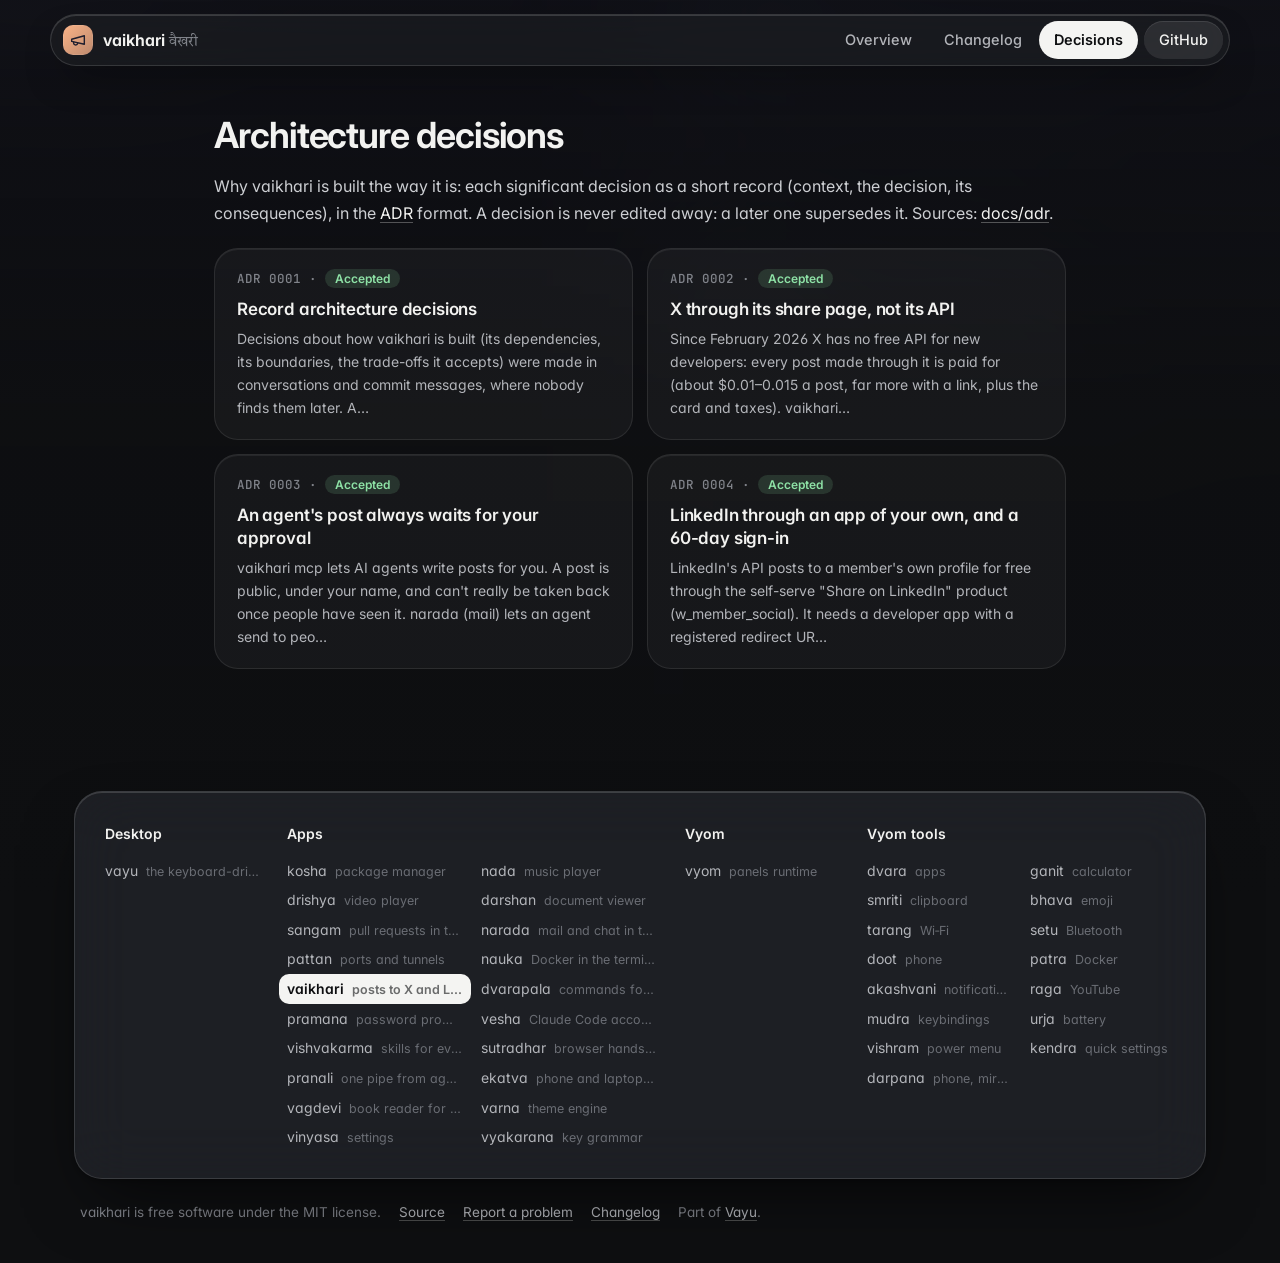
<file: docs/adr/index.html>
<!doctype html>
<html lang="en">
<head>
<meta charset="utf-8">
<meta name="viewport" content="width=device-width, initial-scale=1">
<title>Decisions · vaikhari</title>
<meta name="description" content="Write once, post to X and LinkedIn from the terminal: a live preview of each, drafts, a schedule, and an agent that drafts for you. Free.">
<meta property="og:title" content="Decisions · vaikhari">
<meta property="og:description" content="Write once, post to X and LinkedIn from the terminal: a live preview of each, drafts, a schedule, and an agent that drafts for you. Free.">
<meta name="theme-color" content="#0e0f11">
<link rel="icon" href="../assets/logo.svg" type="image/svg+xml">
<link rel="preconnect" href="https://fonts.googleapis.com">
<link rel="preconnect" href="https://fonts.gstatic.com" crossorigin>
<link href="https://fonts.googleapis.com/css2?family=Inter:wght@400;500;600;700&family=JetBrains+Mono:wght@400;500;600&family=Tiro+Devanagari+Sanskrit&display=swap" rel="stylesheet">
<link rel="stylesheet" href="../assets/site.css">
<style>:root{--tool:#f7b07d}.backdrop:before{background-image:url("../assets/screenshots/compose.png")}</style>
</head>
<body class="sub">
<div class="backdrop" aria-hidden="true"></div>
<header class="top"><div class="in">
<a class="brand" href="../index.html"><img src="../assets/logo.svg" alt=""><span>vaikhari <small>वैखरी</small></span></a>
<nav><a href="../index.html" class="">Overview</a><a href="../changelog.html" class="">Changelog</a><a href="../adr/index.html" class="on hide">Decisions</a><a class="gh" href="https://github.com/Theyashsawarkar/vaikhari">GitHub</a></nav></div></header>

<div class="wrap solo"><article>
<h2>Architecture decisions</h2><p>Why vaikhari is built the way it is: each significant decision as a short record (context, the decision, its consequences), in the <a href="https://cognitect.com/blog/2011/11/15/documenting-architecture-decisions">ADR</a> format. A decision is never edited away: a later one supersedes it. Sources: <a href="https://github.com/Theyashsawarkar/vaikhari/tree/main/docs/adr">docs/adr</a>.</p><div class="cards"><a class="card" href="0001-record-architecture-decisions.html"><div class="n">ADR 0001 · <span class="status accepted">Accepted</span></div><h3>Record architecture decisions</h3><p>Decisions about how vaikhari is built (its dependencies, its boundaries, the trade-offs it accepts) were made in conversations and commit messages, where nobody finds them later. A…</p></a><a class="card" href="0002-x-through-its-share-page.html"><div class="n">ADR 0002 · <span class="status accepted">Accepted</span></div><h3>X through its share page, not its API</h3><p>Since February 2026 X has no free API for new developers: every post made through it is paid for (about $0.01–0.015 a post, far more with a link, plus the card and taxes). vaikhari…</p></a><a class="card" href="0003-agents-always-ask.html"><div class="n">ADR 0003 · <span class="status accepted">Accepted</span></div><h3>An agent&#x27;s post always waits for your approval</h3><p>vaikhari mcp lets AI agents write posts for you. A post is public, under your name, and can&#x27;t really be taken back once people have seen it. narada (mail) lets an agent send to peo…</p></a><a class="card" href="0004-linkedin-through-your-own-app.html"><div class="n">ADR 0004 · <span class="status accepted">Accepted</span></div><h3>LinkedIn through an app of your own, and a 60-day sign-in</h3><p>LinkedIn&#x27;s API posts to a member&#x27;s own profile for free through the self-serve &quot;Share on LinkedIn&quot; product (w_member_social). It needs a developer app with a registered redirect UR…</p></a></div>
</article></div>
<footer><div class="in glass"><div class=""><h4>Desktop</h4><div class="list"><a href="https://vayu.theyashsawarkar.dev/" class="">vayu <span>the keyboard-driven Wayland desktop</span></a></div></div><div class="g2"><h4>Apps</h4><div class="list"><a href="https://kosha.theyashsawarkar.dev/" class="">kosha <span>package manager</span></a><a href="https://nada.theyashsawarkar.dev/" class="">nada <span>music player</span></a><a href="https://drishya.theyashsawarkar.dev/" class="">drishya <span>video player</span></a><a href="https://darshan.theyashsawarkar.dev/" class="">darshan <span>document viewer</span></a><a href="https://sangam.theyashsawarkar.dev/" class="">sangam <span>pull requests in the terminal</span></a><a href="https://narada.theyashsawarkar.dev/" class="">narada <span>mail and chat in the terminal</span></a><a href="https://pattan.theyashsawarkar.dev/" class="">pattan <span>ports and tunnels</span></a><a href="https://nauka.theyashsawarkar.dev/" class="">nauka <span>Docker in the terminal</span></a><a href="https://vaikhari.theyashsawarkar.dev/" class="me" aria-current="page">vaikhari <span>posts to X and LinkedIn</span></a><a href="https://dvarapala.theyashsawarkar.dev/" class="">dvarapala <span>commands for AI agents, approved</span></a><a href="https://pramana.theyashsawarkar.dev/" class="">pramana <span>password prompts</span></a><a href="https://vesha.theyashsawarkar.dev/" class="">vesha <span>Claude Code accounts</span></a><a href="https://vishvakarma.theyashsawarkar.dev/" class="">vishvakarma <span>skills for every AI agent</span></a><a href="https://sutradhar.theyashsawarkar.dev/" class="">sutradhar <span>browser hands for AI agents</span></a><a href="https://pranali.theyashsawarkar.dev/" class="">pranali <span>one pipe from agents to tools</span></a><a href="https://ekatva.theyashsawarkar.dev/" class="">ekatva <span>phone and laptop, linked</span></a><a href="https://vagdevi.theyashsawarkar.dev/" class="">vagdevi <span>book reader for Android</span></a><a href="https://varna.theyashsawarkar.dev/" class="">varna <span>theme engine</span></a><a href="https://vinyasa.theyashsawarkar.dev/" class="">vinyasa <span>settings</span></a><a href="https://vyakarana.theyashsawarkar.dev/" class="">vyakarana <span>key grammar</span></a></div></div><div class=""><h4>Vyom</h4><div class="list"><a href="https://vyom.theyashsawarkar.dev/" class="">vyom <span>panels runtime</span></a></div></div><div class="g2"><h4>Vyom tools</h4><div class="list"><a href="https://dvara.theyashsawarkar.dev/" class="">dvara <span>apps</span></a><a href="https://ganit.theyashsawarkar.dev/" class="">ganit <span>calculator</span></a><a href="https://smriti.theyashsawarkar.dev/" class="">smriti <span>clipboard</span></a><a href="https://bhava.theyashsawarkar.dev/" class="">bhava <span>emoji</span></a><a href="https://tarang.theyashsawarkar.dev/" class="">tarang <span>Wi‑Fi</span></a><a href="https://setu.theyashsawarkar.dev/" class="">setu <span>Bluetooth</span></a><a href="https://doot.theyashsawarkar.dev/" class="">doot <span>phone</span></a><a href="https://patra.theyashsawarkar.dev/" class="">patra <span>Docker</span></a><a href="https://akashvani.theyashsawarkar.dev/" class="">akashvani <span>notifications</span></a><a href="https://raga.theyashsawarkar.dev/" class="">raga <span>YouTube</span></a><a href="https://mudra.theyashsawarkar.dev/" class="">mudra <span>keybindings</span></a><a href="https://urja.theyashsawarkar.dev/" class="">urja <span>battery</span></a><a href="https://vishram.theyashsawarkar.dev/" class="">vishram <span>power menu</span></a><a href="https://kendra.theyashsawarkar.dev/" class="">kendra <span>quick settings</span></a><a href="https://darpana.theyashsawarkar.dev/" class="">darpana <span>phone, mirrored</span></a></div></div></div>
<div class="bottom"><span>vaikhari is free software under the MIT license.</span><a href="https://github.com/Theyashsawarkar/vaikhari">Source</a><a href="https://github.com/Theyashsawarkar/vaikhari/issues">Report a problem</a><a href="../changelog.html">Changelog</a><span>Part of <a href="https://vayu.theyashsawarkar.dev/">Vayu</a>.</span></div></footer>
<script>
document.querySelectorAll('pre.code').forEach(p=>{const b=document.createElement('button');b.className='copy';b.type='button';b.textContent='Copy';
b.onclick=()=>{navigator.clipboard.writeText(p.querySelector('code').innerText).then(()=>{b.textContent='Copied';b.classList.add('done');setTimeout(()=>{b.textContent='Copy';b.classList.remove('done')},1400)})};p.appendChild(b)});
const links=[...document.querySelectorAll('.toc a')];if(links.length){const hs=links.map(a=>document.getElementById(a.hash.slice(1))).filter(Boolean);
const on=()=>{let cur=hs[0];for(const h of hs){if(h.getBoundingClientRect().top<120)cur=h}links.forEach(a=>a.classList.toggle('on',cur&&a.hash==='#'+cur.id))};
addEventListener('scroll',on,{passive:true});on()}
</script>
</body>
</html>
</file>
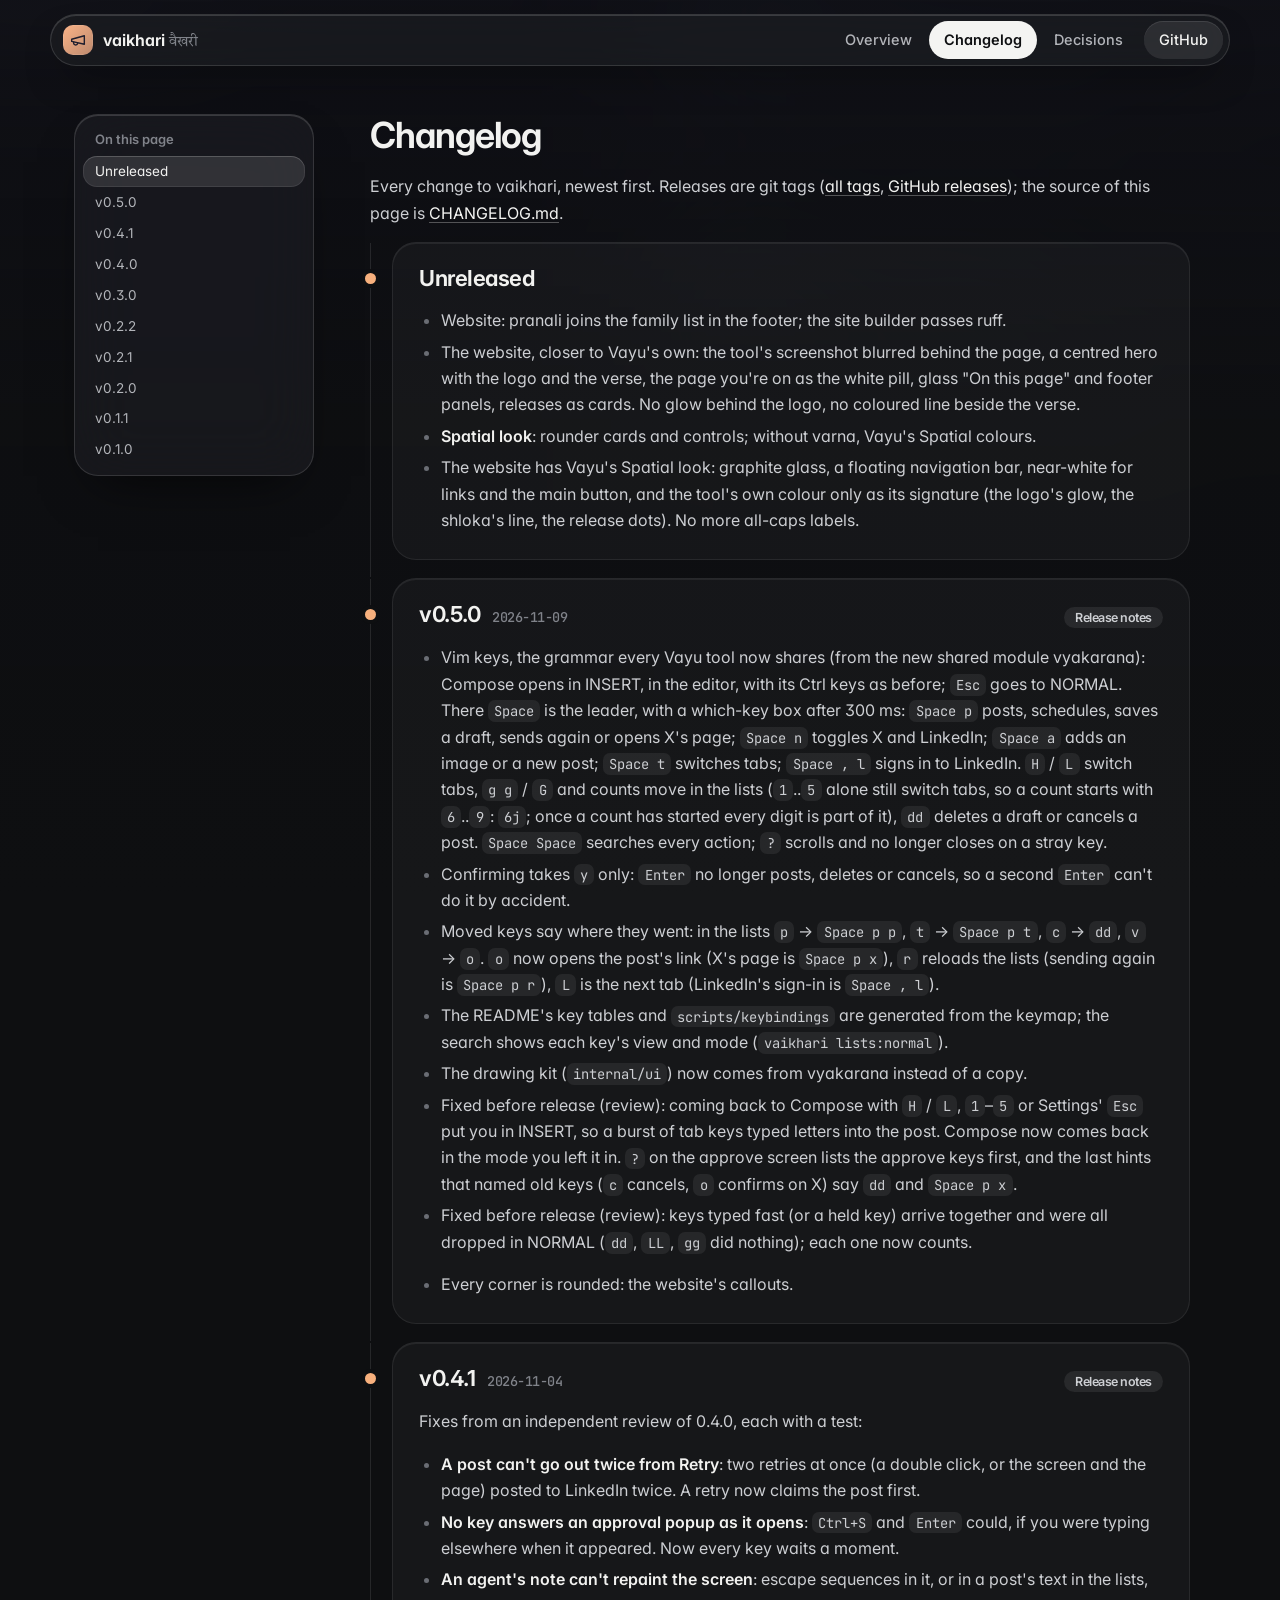
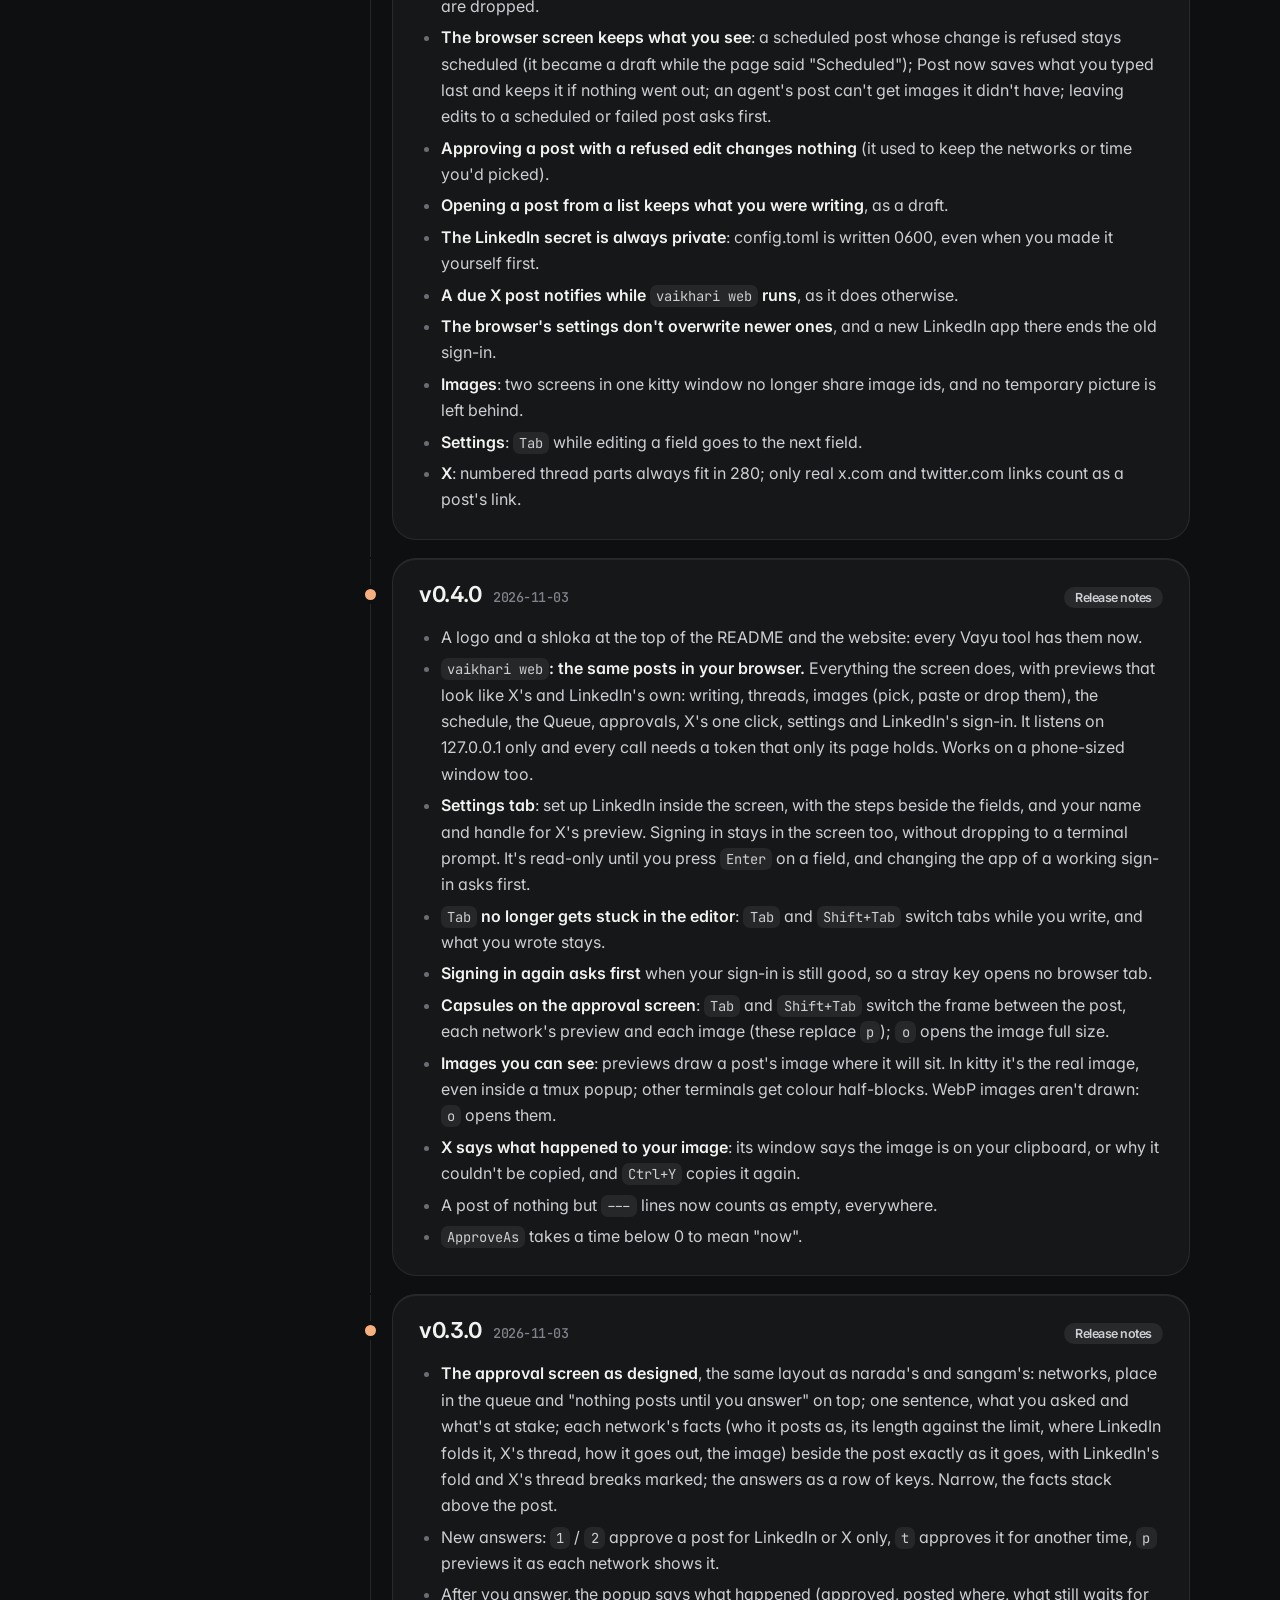
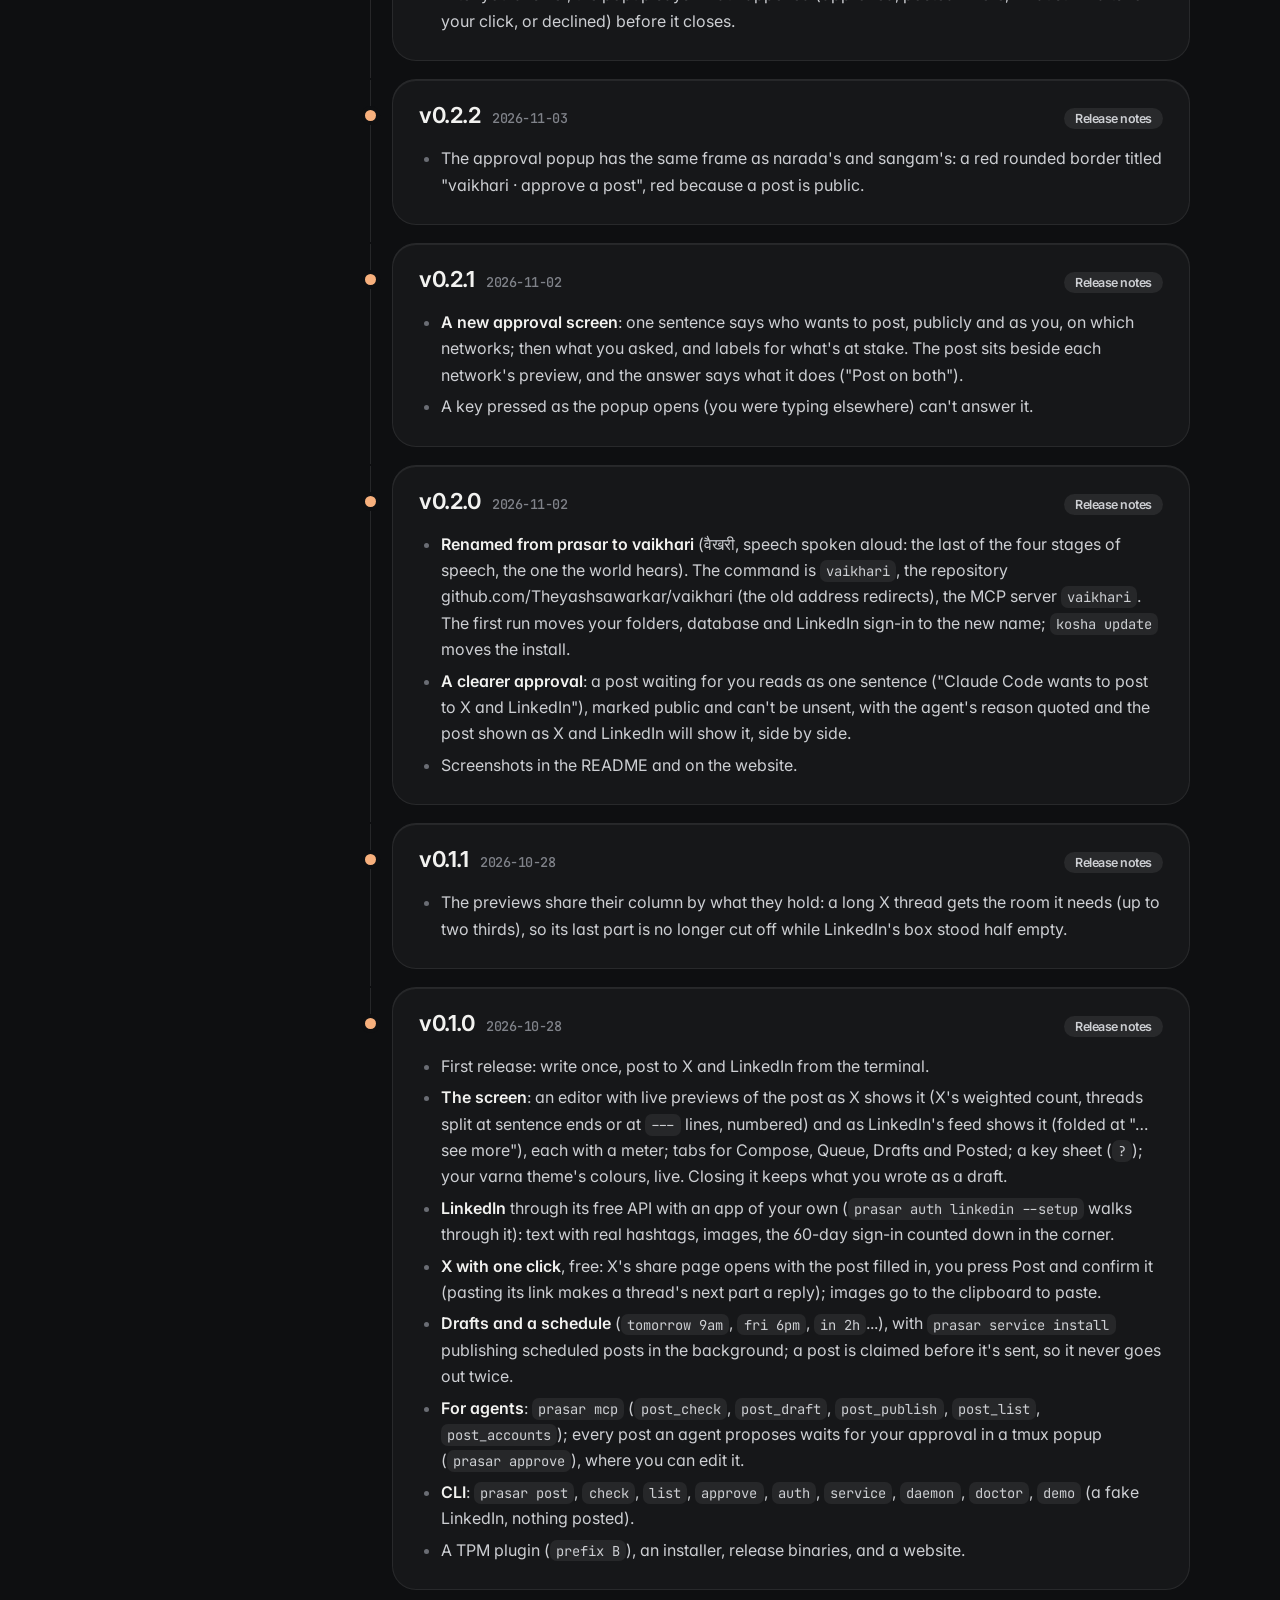
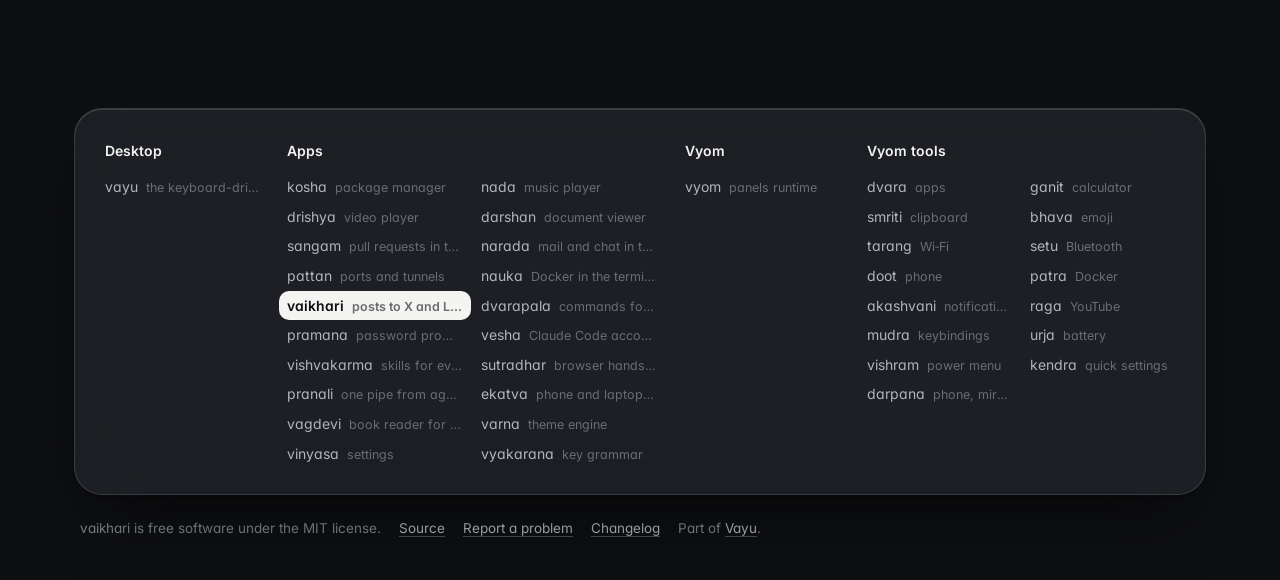
<file: docs/changelog.html>
<!doctype html>
<html lang="en">
<head>
<meta charset="utf-8">
<meta name="viewport" content="width=device-width, initial-scale=1">
<title>Changelog · vaikhari</title>
<meta name="description" content="Write once, post to X and LinkedIn from the terminal: a live preview of each, drafts, a schedule, and an agent that drafts for you. Free.">
<meta property="og:title" content="Changelog · vaikhari">
<meta property="og:description" content="Write once, post to X and LinkedIn from the terminal: a live preview of each, drafts, a schedule, and an agent that drafts for you. Free.">
<meta name="theme-color" content="#0e0f11">
<link rel="icon" href="assets/logo.svg" type="image/svg+xml">
<link rel="preconnect" href="https://fonts.googleapis.com">
<link rel="preconnect" href="https://fonts.gstatic.com" crossorigin>
<link href="https://fonts.googleapis.com/css2?family=Inter:wght@400;500;600;700&family=JetBrains+Mono:wght@400;500;600&family=Tiro+Devanagari+Sanskrit&display=swap" rel="stylesheet">
<link rel="stylesheet" href="assets/site.css">
<style>:root{--tool:#f7b07d}.backdrop:before{background-image:url("assets/screenshots/compose.png")}</style>
</head>
<body class="sub">
<div class="backdrop" aria-hidden="true"></div>
<header class="top"><div class="in">
<a class="brand" href="index.html"><img src="assets/logo.svg" alt=""><span>vaikhari <small>वैखरी</small></span></a>
<nav><a href="index.html" class="">Overview</a><a href="changelog.html" class="on">Changelog</a><a href="adr/index.html" class=" hide">Decisions</a><a class="gh" href="https://github.com/Theyashsawarkar/vaikhari">GitHub</a></nav></div></header>

<div class="wrap"><aside class="toc"><b>On this page</b><a class="l2" href="#unreleased">Unreleased</a><a class="l2" href="#v050">v0.5.0</a><a class="l2" href="#v041">v0.4.1</a><a class="l2" href="#v040">v0.4.0</a><a class="l2" href="#v030">v0.3.0</a><a class="l2" href="#v022">v0.2.2</a><a class="l2" href="#v021">v0.2.1</a><a class="l2" href="#v020">v0.2.0</a><a class="l2" href="#v011">v0.1.1</a><a class="l2" href="#v010">v0.1.0</a></aside><article>
<h2>Changelog</h2><p>Every change to vaikhari, newest first. Releases are git tags (<a href="https://github.com/Theyashsawarkar/vaikhari/tags">all tags</a>, <a href="https://github.com/Theyashsawarkar/vaikhari/releases">GitHub releases</a>); the source of this page is <a href="https://github.com/Theyashsawarkar/vaikhari/blob/main/CHANGELOG.md">CHANGELOG.md</a>.</p><section class="release"><h2 id="unreleased">Unreleased<span class="date"></span></h2><ul><li>Website: pranali joins the family list in the footer; the site builder passes ruff.</li><li>The website, closer to Vayu's own: the tool's screenshot blurred behind the page, a centred hero with the logo and the verse, the page you're on as the white pill, glass "On this page" and footer panels, releases as cards. No glow behind the logo, no coloured line beside the verse.</li><li><strong>Spatial look</strong>: rounder cards and controls; without varna, Vayu's Spatial colours.</li><li>The website has Vayu's Spatial look: graphite glass, a floating navigation bar, near-white for links and the main button, and the tool's own colour only as its signature (the logo's glow, the shloka's line, the release dots). No more all-caps labels.</li></ul></section><section class="release"><h2 id="v050">v0.5.0<span class="date">2026-11-09</span><a class="tag" href="https://github.com/Theyashsawarkar/vaikhari/releases/tag/v0.5.0">Release notes</a></h2><ul><li>Vim keys, the grammar every Vayu tool now shares (from the new shared module vyakarana): Compose opens in INSERT, in the editor, with its Ctrl keys as before; <code>Esc</code> goes to NORMAL. There <code>Space</code> is the leader, with a which-key box after 300 ms: <code>Space p</code> posts, schedules, saves a draft, sends again or opens X's page; <code>Space n</code> toggles X and LinkedIn; <code>Space a</code> adds an image or a new post; <code>Space t</code> switches tabs; <code>Space , l</code> signs in to LinkedIn. <code>H</code> / <code>L</code> switch tabs, <code>g g</code> / <code>G</code> and counts move in the lists (<code>1</code>..<code>5</code> alone still switch tabs, so a count starts with <code>6</code>..<code>9</code>: <code>6j</code>; once a count has started every digit is part of it), <code>dd</code> deletes a draft or cancels a post. <code>Space Space</code> searches every action; <code>?</code> scrolls and no longer closes on a stray key.</li><li>Confirming takes <code>y</code> only: <code>Enter</code> no longer posts, deletes or cancels, so a second <code>Enter</code> can't do it by accident.</li><li>Moved keys say where they went: in the lists <code>p</code> → <code>Space p p</code>, <code>t</code> → <code>Space p t</code>, <code>c</code> → <code>dd</code>, <code>v</code> → <code>o</code>. <code>o</code> now opens the post's link (X's page is <code>Space p x</code>), <code>r</code> reloads the lists (sending again is <code>Space p r</code>), <code>L</code> is the next tab (LinkedIn's sign-in is <code>Space , l</code>).</li><li>The README's key tables and <code>scripts/keybindings</code> are generated from the keymap; the search shows each key's view and mode (<code>vaikhari lists:normal</code>).</li><li>The drawing kit (<code>internal/ui</code>) now comes from vyakarana instead of a copy.</li><li>Fixed before release (review): coming back to Compose with <code>H</code> / <code>L</code>, <code>1</code>–<code>5</code> or Settings' <code>Esc</code> put you in INSERT, so a burst of tab keys typed letters into the post. Compose now comes back in the mode you left it in. <code>?</code> on the approve screen lists the approve keys first, and the last hints that named old keys (<code>c</code> cancels, <code>o</code> confirms on X) say <code>dd</code> and <code>Space p x</code>.</li><li>Fixed before release (review): keys typed fast (or a held key) arrive together and were all dropped in NORMAL (<code>dd</code>, <code>LL</code>, <code>gg</code> did nothing); each one now counts.</li></ul>
<ul><li>Every corner is rounded: the website's callouts.</li></ul></section><section class="release"><h2 id="v041">v0.4.1<span class="date">2026-11-04</span><a class="tag" href="https://github.com/Theyashsawarkar/vaikhari/releases/tag/v0.4.1">Release notes</a></h2><p>Fixes from an independent review of 0.4.0, each with a test:</p>
<ul><li><strong>A post can't go out twice from Retry</strong>: two retries at once (a double click, or the screen and the page) posted to LinkedIn twice. A retry now claims the post first.</li><li><strong>No key answers an approval popup as it opens</strong>: <code>Ctrl+S</code> and <code>Enter</code> could, if you were typing elsewhere when it appeared. Now every key waits a moment.</li><li><strong>An agent's note can't repaint the screen</strong>: escape sequences in it, or in a post's text in the lists, are dropped.</li><li><strong>The browser screen keeps what you see</strong>: a scheduled post whose change is refused stays scheduled (it became a draft while the page said "Scheduled"); Post now saves what you typed last and keeps it if nothing went out; an agent's post can't get images it didn't have; leaving edits to a scheduled or failed post asks first.</li><li><strong>Approving a post with a refused edit changes nothing</strong> (it used to keep the networks or time you'd picked).</li><li><strong>Opening a post from a list keeps what you were writing</strong>, as a draft.</li><li><strong>The LinkedIn secret is always private</strong>: config.toml is written 0600, even when you made it yourself first.</li><li><strong>A due X post notifies while <code>vaikhari web</code> runs</strong>, as it does otherwise.</li><li><strong>The browser's settings don't overwrite newer ones</strong>, and a new LinkedIn app there ends the old sign-in.</li><li><strong>Images</strong>: two screens in one kitty window no longer share image ids, and no temporary picture is left behind.</li><li><strong>Settings</strong>: <code>Tab</code> while editing a field goes to the next field.</li><li><strong>X</strong>: numbered thread parts always fit in 280; only real x.com and twitter.com links count as a post's link.</li></ul></section><section class="release"><h2 id="v040">v0.4.0<span class="date">2026-11-03</span><a class="tag" href="https://github.com/Theyashsawarkar/vaikhari/releases/tag/v0.4.0">Release notes</a></h2><ul><li>A logo and a shloka at the top of the README and the website: every Vayu tool has them now.</li><li><strong><code>vaikhari web</code>: the same posts in your browser.</strong> Everything the screen does, with previews that look like X's and LinkedIn's own: writing, threads, images (pick, paste or drop them), the schedule, the Queue, approvals, X's one click, settings and LinkedIn's sign-in. It listens on 127.0.0.1 only and every call needs a token that only its page holds. Works on a phone-sized window too.</li><li><strong>Settings tab</strong>: set up LinkedIn inside the screen, with the steps beside the fields, and your name and handle for X's preview. Signing in stays in the screen too, without dropping to a terminal prompt. It's read-only until you press <code>Enter</code> on a field, and changing the app of a working sign-in asks first.</li><li><strong><code>Tab</code> no longer gets stuck in the editor</strong>: <code>Tab</code> and <code>Shift+Tab</code> switch tabs while you write, and what you wrote stays.</li><li><strong>Signing in again asks first</strong> when your sign-in is still good, so a stray key opens no browser tab.</li><li><strong>Capsules on the approval screen</strong>: <code>Tab</code> and <code>Shift+Tab</code> switch the frame between the post, each network's preview and each image (these replace <code>p</code>); <code>o</code> opens the image full size.</li><li><strong>Images you can see</strong>: previews draw a post's image where it will sit. In kitty it's the real image, even inside a tmux popup; other terminals get colour half-blocks. WebP images aren't drawn: <code>o</code> opens them.</li><li><strong>X says what happened to your image</strong>: its window says the image is on your clipboard, or why it couldn't be copied, and <code>Ctrl+Y</code> copies it again.</li><li>A post of nothing but <code>---</code> lines now counts as empty, everywhere.</li><li><code>ApproveAs</code> takes a time below 0 to mean "now".</li></ul></section><section class="release"><h2 id="v030">v0.3.0<span class="date">2026-11-03</span><a class="tag" href="https://github.com/Theyashsawarkar/vaikhari/releases/tag/v0.3.0">Release notes</a></h2><ul><li><strong>The approval screen as designed</strong>, the same layout as narada's and sangam's: networks, place in the queue and "nothing posts until you answer" on top; one sentence, what you asked and what's at stake; each network's facts (who it posts as, its length against the limit, where LinkedIn folds it, X's thread, how it goes out, the image) beside the post exactly as it goes, with LinkedIn's fold and X's thread breaks marked; the answers as a row of keys. Narrow, the facts stack above the post.</li><li>New answers: <code>1</code> / <code>2</code> approve a post for LinkedIn or X only, <code>t</code> approves it for another time, <code>p</code> previews it as each network shows it.</li><li>After you answer, the popup says what happened (approved, posted where, what still waits for your click, or declined) before it closes.</li></ul></section><section class="release"><h2 id="v022">v0.2.2<span class="date">2026-11-03</span><a class="tag" href="https://github.com/Theyashsawarkar/vaikhari/releases/tag/v0.2.2">Release notes</a></h2><ul><li>The approval popup has the same frame as narada's and sangam's: a red rounded border titled "vaikhari · approve a post", red because a post is public.</li></ul></section><section class="release"><h2 id="v021">v0.2.1<span class="date">2026-11-02</span><a class="tag" href="https://github.com/Theyashsawarkar/vaikhari/releases/tag/v0.2.1">Release notes</a></h2><ul><li><strong>A new approval screen</strong>: one sentence says who wants to post, publicly and as you, on which networks; then what you asked, and labels for what's at stake. The post sits beside each network's preview, and the answer says what it does ("Post on both").</li><li>A key pressed as the popup opens (you were typing elsewhere) can't answer it.</li></ul></section><section class="release"><h2 id="v020">v0.2.0<span class="date">2026-11-02</span><a class="tag" href="https://github.com/Theyashsawarkar/vaikhari/releases/tag/v0.2.0">Release notes</a></h2><ul><li><strong>Renamed from prasar to vaikhari</strong> (वैखरी, speech spoken aloud: the last of the four stages of speech, the one the world hears). The command is <code>vaikhari</code>, the repository github.com/Theyashsawarkar/vaikhari (the old address redirects), the MCP server <code>vaikhari</code>. The first run moves your folders, database and LinkedIn sign-in to the new name; <code>kosha update</code> moves the install.</li><li><strong>A clearer approval</strong>: a post waiting for you reads as one sentence ("Claude Code wants to post to X and LinkedIn"), marked public and can't be unsent, with the agent's reason quoted and the post shown as X and LinkedIn will show it, side by side.</li><li>Screenshots in the README and on the website.</li></ul></section><section class="release"><h2 id="v011">v0.1.1<span class="date">2026-10-28</span><a class="tag" href="https://github.com/Theyashsawarkar/vaikhari/releases/tag/v0.1.1">Release notes</a></h2><ul><li>The previews share their column by what they hold: a long X thread gets the room it needs (up to two thirds), so its last part is no longer cut off while LinkedIn's box stood half empty.</li></ul></section><section class="release"><h2 id="v010">v0.1.0<span class="date">2026-10-28</span><a class="tag" href="https://github.com/Theyashsawarkar/vaikhari/releases/tag/v0.1.0">Release notes</a></h2><ul><li>First release: write once, post to X and LinkedIn from the terminal.</li><li><strong>The screen</strong>: an editor with live previews of the post as X shows it (X's weighted count, threads split at sentence ends or at <code>---</code> lines, numbered) and as LinkedIn's feed shows it (folded at "…see more"), each with a meter; tabs for Compose, Queue, Drafts and Posted; a key sheet (<code>?</code>); your varna theme's colours, live. Closing it keeps what you wrote as a draft.</li><li><strong>LinkedIn</strong> through its free API with an app of your own (<code>prasar auth linkedin --setup</code> walks through it): text with real hashtags, images, the 60-day sign-in counted down in the corner.</li><li><strong>X with one click</strong>, free: X's share page opens with the post filled in, you press Post and confirm it (pasting its link makes a thread's next part a reply); images go to the clipboard to paste.</li><li><strong>Drafts and a schedule</strong> (<code>tomorrow 9am</code>, <code>fri 6pm</code>, <code>in 2h</code>...), with <code>prasar service install</code> publishing scheduled posts in the background; a post is claimed before it's sent, so it never goes out twice.</li><li><strong>For agents</strong>: <code>prasar mcp</code> (<code>post_check</code>, <code>post_draft</code>, <code>post_publish</code>, <code>post_list</code>, <code>post_accounts</code>); every post an agent proposes waits for your approval in a tmux popup (<code>prasar approve</code>), where you can edit it.</li><li><strong>CLI</strong>: <code>prasar post</code>, <code>check</code>, <code>list</code>, <code>approve</code>, <code>auth</code>, <code>service</code>, <code>daemon</code>, <code>doctor</code>, <code>demo</code> (a fake LinkedIn, nothing posted).</li><li>A TPM plugin (<code>prefix B</code>), an installer, release binaries, and a website.</li></ul></section>
</article></div>
<footer><div class="in glass"><div class=""><h4>Desktop</h4><div class="list"><a href="https://vayu.theyashsawarkar.dev/" class="">vayu <span>the keyboard-driven Wayland desktop</span></a></div></div><div class="g2"><h4>Apps</h4><div class="list"><a href="https://kosha.theyashsawarkar.dev/" class="">kosha <span>package manager</span></a><a href="https://nada.theyashsawarkar.dev/" class="">nada <span>music player</span></a><a href="https://drishya.theyashsawarkar.dev/" class="">drishya <span>video player</span></a><a href="https://darshan.theyashsawarkar.dev/" class="">darshan <span>document viewer</span></a><a href="https://sangam.theyashsawarkar.dev/" class="">sangam <span>pull requests in the terminal</span></a><a href="https://narada.theyashsawarkar.dev/" class="">narada <span>mail and chat in the terminal</span></a><a href="https://pattan.theyashsawarkar.dev/" class="">pattan <span>ports and tunnels</span></a><a href="https://nauka.theyashsawarkar.dev/" class="">nauka <span>Docker in the terminal</span></a><a href="https://vaikhari.theyashsawarkar.dev/" class="me" aria-current="page">vaikhari <span>posts to X and LinkedIn</span></a><a href="https://dvarapala.theyashsawarkar.dev/" class="">dvarapala <span>commands for AI agents, approved</span></a><a href="https://pramana.theyashsawarkar.dev/" class="">pramana <span>password prompts</span></a><a href="https://vesha.theyashsawarkar.dev/" class="">vesha <span>Claude Code accounts</span></a><a href="https://vishvakarma.theyashsawarkar.dev/" class="">vishvakarma <span>skills for every AI agent</span></a><a href="https://sutradhar.theyashsawarkar.dev/" class="">sutradhar <span>browser hands for AI agents</span></a><a href="https://pranali.theyashsawarkar.dev/" class="">pranali <span>one pipe from agents to tools</span></a><a href="https://ekatva.theyashsawarkar.dev/" class="">ekatva <span>phone and laptop, linked</span></a><a href="https://vagdevi.theyashsawarkar.dev/" class="">vagdevi <span>book reader for Android</span></a><a href="https://varna.theyashsawarkar.dev/" class="">varna <span>theme engine</span></a><a href="https://vinyasa.theyashsawarkar.dev/" class="">vinyasa <span>settings</span></a><a href="https://vyakarana.theyashsawarkar.dev/" class="">vyakarana <span>key grammar</span></a></div></div><div class=""><h4>Vyom</h4><div class="list"><a href="https://vyom.theyashsawarkar.dev/" class="">vyom <span>panels runtime</span></a></div></div><div class="g2"><h4>Vyom tools</h4><div class="list"><a href="https://dvara.theyashsawarkar.dev/" class="">dvara <span>apps</span></a><a href="https://ganit.theyashsawarkar.dev/" class="">ganit <span>calculator</span></a><a href="https://smriti.theyashsawarkar.dev/" class="">smriti <span>clipboard</span></a><a href="https://bhava.theyashsawarkar.dev/" class="">bhava <span>emoji</span></a><a href="https://tarang.theyashsawarkar.dev/" class="">tarang <span>Wi‑Fi</span></a><a href="https://setu.theyashsawarkar.dev/" class="">setu <span>Bluetooth</span></a><a href="https://doot.theyashsawarkar.dev/" class="">doot <span>phone</span></a><a href="https://patra.theyashsawarkar.dev/" class="">patra <span>Docker</span></a><a href="https://akashvani.theyashsawarkar.dev/" class="">akashvani <span>notifications</span></a><a href="https://raga.theyashsawarkar.dev/" class="">raga <span>YouTube</span></a><a href="https://mudra.theyashsawarkar.dev/" class="">mudra <span>keybindings</span></a><a href="https://urja.theyashsawarkar.dev/" class="">urja <span>battery</span></a><a href="https://vishram.theyashsawarkar.dev/" class="">vishram <span>power menu</span></a><a href="https://kendra.theyashsawarkar.dev/" class="">kendra <span>quick settings</span></a><a href="https://darpana.theyashsawarkar.dev/" class="">darpana <span>phone, mirrored</span></a></div></div></div>
<div class="bottom"><span>vaikhari is free software under the MIT license.</span><a href="https://github.com/Theyashsawarkar/vaikhari">Source</a><a href="https://github.com/Theyashsawarkar/vaikhari/issues">Report a problem</a><a href="changelog.html">Changelog</a><span>Part of <a href="https://vayu.theyashsawarkar.dev/">Vayu</a>.</span></div></footer>
<script>
document.querySelectorAll('pre.code').forEach(p=>{const b=document.createElement('button');b.className='copy';b.type='button';b.textContent='Copy';
b.onclick=()=>{navigator.clipboard.writeText(p.querySelector('code').innerText).then(()=>{b.textContent='Copied';b.classList.add('done');setTimeout(()=>{b.textContent='Copy';b.classList.remove('done')},1400)})};p.appendChild(b)});
const links=[...document.querySelectorAll('.toc a')];if(links.length){const hs=links.map(a=>document.getElementById(a.hash.slice(1))).filter(Boolean);
const on=()=>{let cur=hs[0];for(const h of hs){if(h.getBoundingClientRect().top<120)cur=h}links.forEach(a=>a.classList.toggle('on',cur&&a.hash==='#'+cur.id))};
addEventListener('scroll',on,{passive:true});on()}
</script>
</body>
</html>
</file>
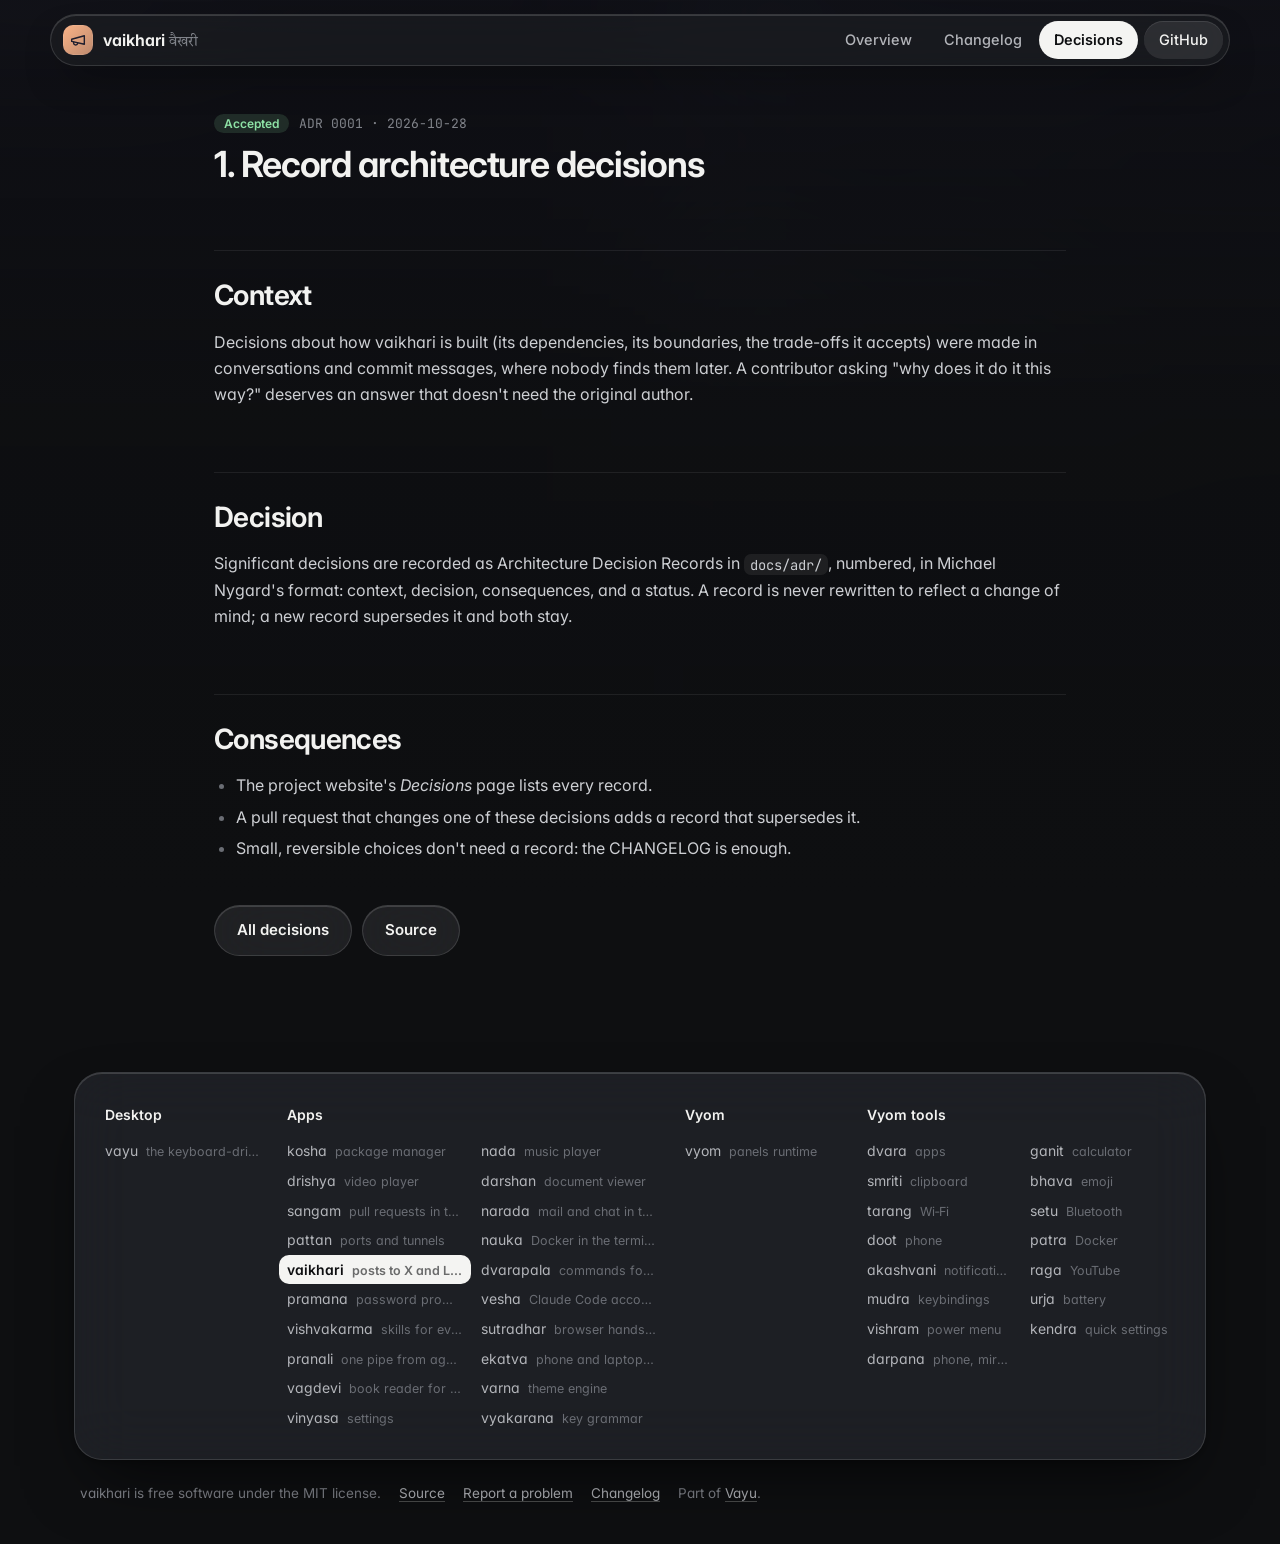
<file: docs/adr/0001-record-architecture-decisions.html>
<!doctype html>
<html lang="en">
<head>
<meta charset="utf-8">
<meta name="viewport" content="width=device-width, initial-scale=1">
<title>ADR 0001: 1. Record architecture decisions · vaikhari</title>
<meta name="description" content="Write once, post to X and LinkedIn from the terminal: a live preview of each, drafts, a schedule, and an agent that drafts for you. Free.">
<meta property="og:title" content="ADR 0001: 1. Record architecture decisions · vaikhari">
<meta property="og:description" content="Write once, post to X and LinkedIn from the terminal: a live preview of each, drafts, a schedule, and an agent that drafts for you. Free.">
<meta name="theme-color" content="#0e0f11">
<link rel="icon" href="../assets/logo.svg" type="image/svg+xml">
<link rel="preconnect" href="https://fonts.googleapis.com">
<link rel="preconnect" href="https://fonts.gstatic.com" crossorigin>
<link href="https://fonts.googleapis.com/css2?family=Inter:wght@400;500;600;700&family=JetBrains+Mono:wght@400;500;600&family=Tiro+Devanagari+Sanskrit&display=swap" rel="stylesheet">
<link rel="stylesheet" href="../assets/site.css">
<style>:root{--tool:#f7b07d}.backdrop:before{background-image:url("../assets/screenshots/compose.png")}</style>
</head>
<body class="sub">
<div class="backdrop" aria-hidden="true"></div>
<header class="top"><div class="in">
<a class="brand" href="../index.html"><img src="../assets/logo.svg" alt=""><span>vaikhari <small>वैखरी</small></span></a>
<nav><a href="../index.html" class="">Overview</a><a href="../changelog.html" class="">Changelog</a><a href="../adr/index.html" class="on hide">Decisions</a><a class="gh" href="https://github.com/Theyashsawarkar/vaikhari">GitHub</a></nav></div></header>

<div class="wrap solo"><article>
<p class="adrmeta"><span class="status accepted">Accepted</span> <span>ADR 0001 · 2026-10-28</span></p><h2 id="1-record-architecture-decisions"><a class="anchor" href="#1-record-architecture-decisions">#</a>1. Record architecture decisions</h2>
<h2 id="context"><a class="anchor" href="#context">#</a>Context</h2>
<p>Decisions about how vaikhari is built (its dependencies, its boundaries, the trade-offs it accepts) were made in conversations and commit messages, where nobody finds them later. A contributor asking "why does it do it this way?" deserves an answer that doesn't need the original author.</p>
<h2 id="decision"><a class="anchor" href="#decision">#</a>Decision</h2>
<p>Significant decisions are recorded as Architecture Decision Records in <code>docs/adr/</code>, numbered, in Michael Nygard's format: context, decision, consequences, and a status. A record is never rewritten to reflect a change of mind; a new record supersedes it and both stay.</p>
<h2 id="consequences"><a class="anchor" href="#consequences">#</a>Consequences</h2>
<ul><li>The project website's <em>Decisions</em> page lists every record.</li><li>A pull request that changes one of these decisions adds a record that supersedes it.</li><li>Small, reversible choices don't need a record: the CHANGELOG is enough.</li></ul><p class="back"><a class="btn" href="index.html">All decisions</a><a class="btn" href="https://github.com/Theyashsawarkar/vaikhari/blob/main/docs/adr/0001-record-architecture-decisions.md">Source</a></p>
</article></div>
<footer><div class="in glass"><div class=""><h4>Desktop</h4><div class="list"><a href="https://vayu.theyashsawarkar.dev/" class="">vayu <span>the keyboard-driven Wayland desktop</span></a></div></div><div class="g2"><h4>Apps</h4><div class="list"><a href="https://kosha.theyashsawarkar.dev/" class="">kosha <span>package manager</span></a><a href="https://nada.theyashsawarkar.dev/" class="">nada <span>music player</span></a><a href="https://drishya.theyashsawarkar.dev/" class="">drishya <span>video player</span></a><a href="https://darshan.theyashsawarkar.dev/" class="">darshan <span>document viewer</span></a><a href="https://sangam.theyashsawarkar.dev/" class="">sangam <span>pull requests in the terminal</span></a><a href="https://narada.theyashsawarkar.dev/" class="">narada <span>mail and chat in the terminal</span></a><a href="https://pattan.theyashsawarkar.dev/" class="">pattan <span>ports and tunnels</span></a><a href="https://nauka.theyashsawarkar.dev/" class="">nauka <span>Docker in the terminal</span></a><a href="https://vaikhari.theyashsawarkar.dev/" class="me" aria-current="page">vaikhari <span>posts to X and LinkedIn</span></a><a href="https://dvarapala.theyashsawarkar.dev/" class="">dvarapala <span>commands for AI agents, approved</span></a><a href="https://pramana.theyashsawarkar.dev/" class="">pramana <span>password prompts</span></a><a href="https://vesha.theyashsawarkar.dev/" class="">vesha <span>Claude Code accounts</span></a><a href="https://vishvakarma.theyashsawarkar.dev/" class="">vishvakarma <span>skills for every AI agent</span></a><a href="https://sutradhar.theyashsawarkar.dev/" class="">sutradhar <span>browser hands for AI agents</span></a><a href="https://pranali.theyashsawarkar.dev/" class="">pranali <span>one pipe from agents to tools</span></a><a href="https://ekatva.theyashsawarkar.dev/" class="">ekatva <span>phone and laptop, linked</span></a><a href="https://vagdevi.theyashsawarkar.dev/" class="">vagdevi <span>book reader for Android</span></a><a href="https://varna.theyashsawarkar.dev/" class="">varna <span>theme engine</span></a><a href="https://vinyasa.theyashsawarkar.dev/" class="">vinyasa <span>settings</span></a><a href="https://vyakarana.theyashsawarkar.dev/" class="">vyakarana <span>key grammar</span></a></div></div><div class=""><h4>Vyom</h4><div class="list"><a href="https://vyom.theyashsawarkar.dev/" class="">vyom <span>panels runtime</span></a></div></div><div class="g2"><h4>Vyom tools</h4><div class="list"><a href="https://dvara.theyashsawarkar.dev/" class="">dvara <span>apps</span></a><a href="https://ganit.theyashsawarkar.dev/" class="">ganit <span>calculator</span></a><a href="https://smriti.theyashsawarkar.dev/" class="">smriti <span>clipboard</span></a><a href="https://bhava.theyashsawarkar.dev/" class="">bhava <span>emoji</span></a><a href="https://tarang.theyashsawarkar.dev/" class="">tarang <span>Wi‑Fi</span></a><a href="https://setu.theyashsawarkar.dev/" class="">setu <span>Bluetooth</span></a><a href="https://doot.theyashsawarkar.dev/" class="">doot <span>phone</span></a><a href="https://patra.theyashsawarkar.dev/" class="">patra <span>Docker</span></a><a href="https://akashvani.theyashsawarkar.dev/" class="">akashvani <span>notifications</span></a><a href="https://raga.theyashsawarkar.dev/" class="">raga <span>YouTube</span></a><a href="https://mudra.theyashsawarkar.dev/" class="">mudra <span>keybindings</span></a><a href="https://urja.theyashsawarkar.dev/" class="">urja <span>battery</span></a><a href="https://vishram.theyashsawarkar.dev/" class="">vishram <span>power menu</span></a><a href="https://kendra.theyashsawarkar.dev/" class="">kendra <span>quick settings</span></a><a href="https://darpana.theyashsawarkar.dev/" class="">darpana <span>phone, mirrored</span></a></div></div></div>
<div class="bottom"><span>vaikhari is free software under the MIT license.</span><a href="https://github.com/Theyashsawarkar/vaikhari">Source</a><a href="https://github.com/Theyashsawarkar/vaikhari/issues">Report a problem</a><a href="../changelog.html">Changelog</a><span>Part of <a href="https://vayu.theyashsawarkar.dev/">Vayu</a>.</span></div></footer>
<script>
document.querySelectorAll('pre.code').forEach(p=>{const b=document.createElement('button');b.className='copy';b.type='button';b.textContent='Copy';
b.onclick=()=>{navigator.clipboard.writeText(p.querySelector('code').innerText).then(()=>{b.textContent='Copied';b.classList.add('done');setTimeout(()=>{b.textContent='Copy';b.classList.remove('done')},1400)})};p.appendChild(b)});
const links=[...document.querySelectorAll('.toc a')];if(links.length){const hs=links.map(a=>document.getElementById(a.hash.slice(1))).filter(Boolean);
const on=()=>{let cur=hs[0];for(const h of hs){if(h.getBoundingClientRect().top<120)cur=h}links.forEach(a=>a.classList.toggle('on',cur&&a.hash==='#'+cur.id))};
addEventListener('scroll',on,{passive:true});on()}
</script>
</body>
</html>
</file>
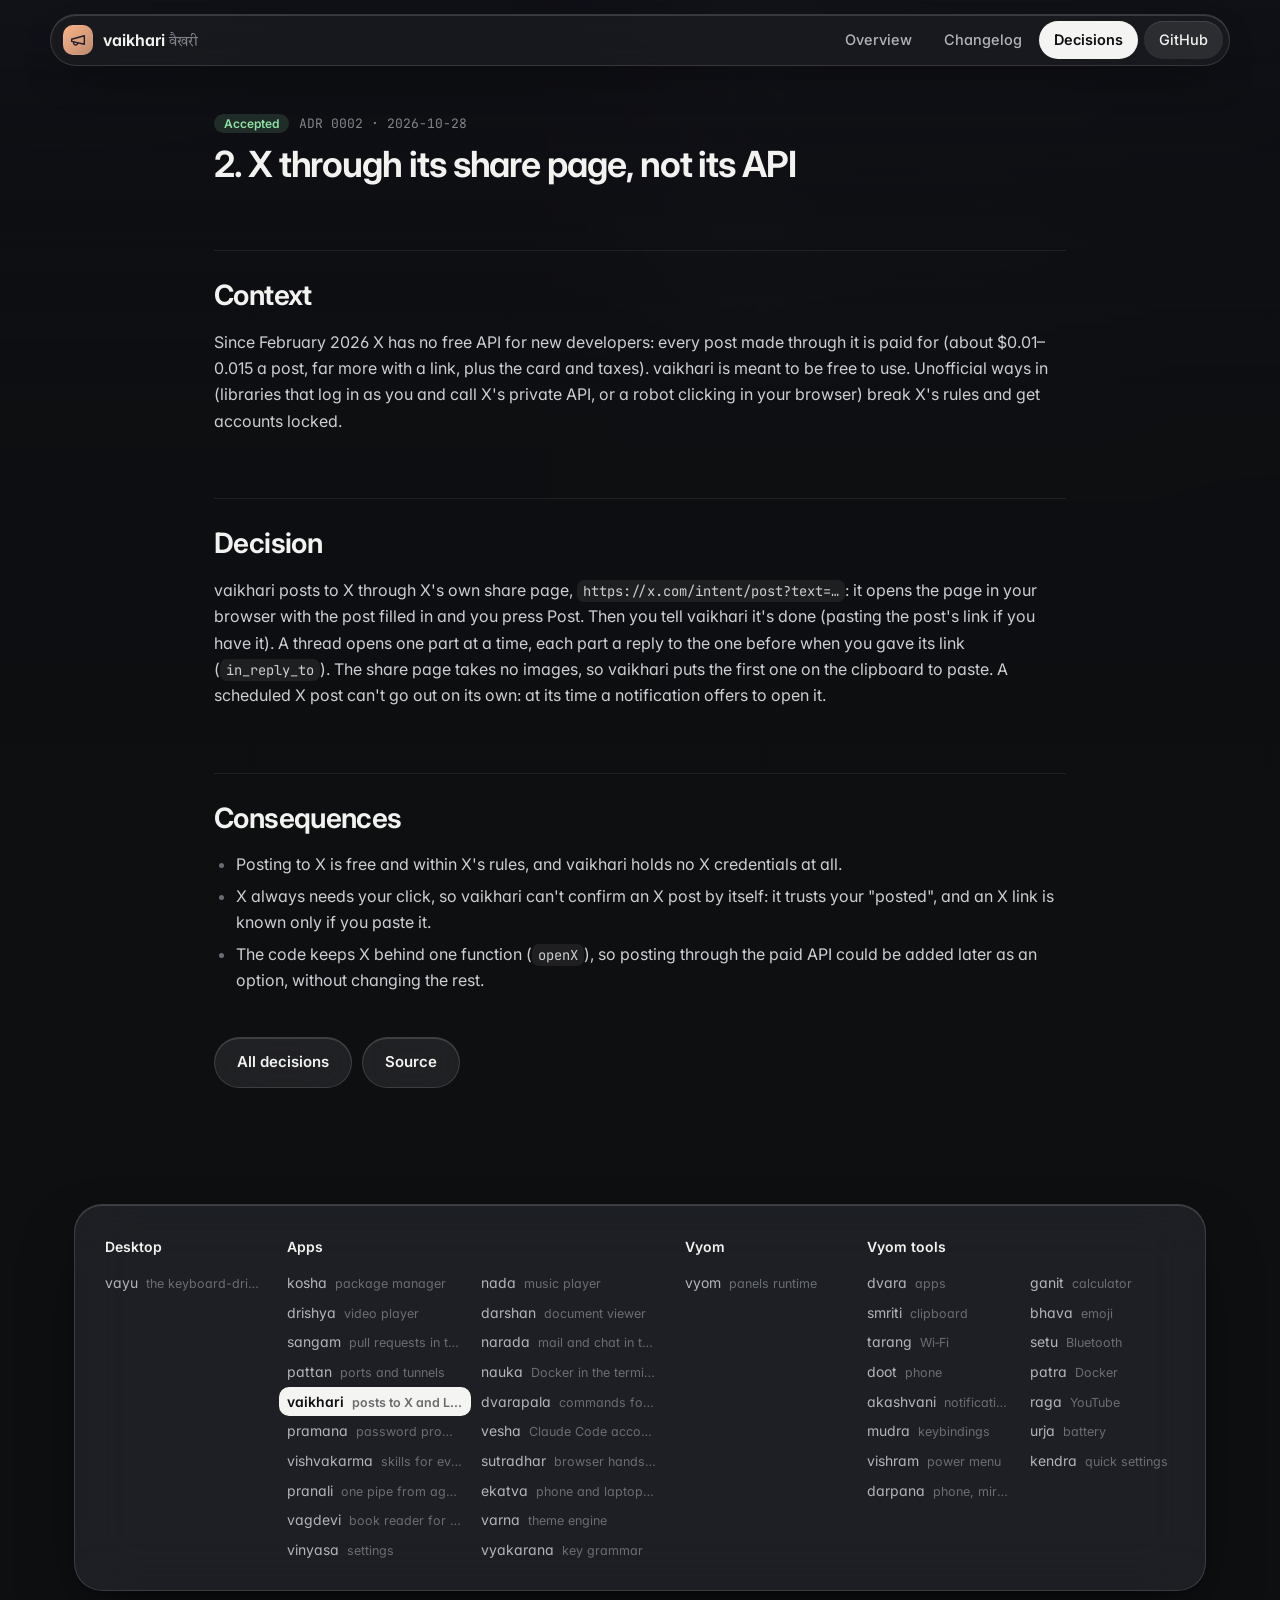
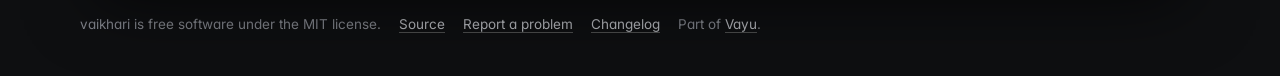
<file: docs/adr/0002-x-through-its-share-page.html>
<!doctype html>
<html lang="en">
<head>
<meta charset="utf-8">
<meta name="viewport" content="width=device-width, initial-scale=1">
<title>ADR 0002: 2. X through its share page, not its API · vaikhari</title>
<meta name="description" content="Write once, post to X and LinkedIn from the terminal: a live preview of each, drafts, a schedule, and an agent that drafts for you. Free.">
<meta property="og:title" content="ADR 0002: 2. X through its share page, not its API · vaikhari">
<meta property="og:description" content="Write once, post to X and LinkedIn from the terminal: a live preview of each, drafts, a schedule, and an agent that drafts for you. Free.">
<meta name="theme-color" content="#0e0f11">
<link rel="icon" href="../assets/logo.svg" type="image/svg+xml">
<link rel="preconnect" href="https://fonts.googleapis.com">
<link rel="preconnect" href="https://fonts.gstatic.com" crossorigin>
<link href="https://fonts.googleapis.com/css2?family=Inter:wght@400;500;600;700&family=JetBrains+Mono:wght@400;500;600&family=Tiro+Devanagari+Sanskrit&display=swap" rel="stylesheet">
<link rel="stylesheet" href="../assets/site.css">
<style>:root{--tool:#f7b07d}.backdrop:before{background-image:url("../assets/screenshots/compose.png")}</style>
</head>
<body class="sub">
<div class="backdrop" aria-hidden="true"></div>
<header class="top"><div class="in">
<a class="brand" href="../index.html"><img src="../assets/logo.svg" alt=""><span>vaikhari <small>वैखरी</small></span></a>
<nav><a href="../index.html" class="">Overview</a><a href="../changelog.html" class="">Changelog</a><a href="../adr/index.html" class="on hide">Decisions</a><a class="gh" href="https://github.com/Theyashsawarkar/vaikhari">GitHub</a></nav></div></header>

<div class="wrap solo"><article>
<p class="adrmeta"><span class="status accepted">Accepted</span> <span>ADR 0002 · 2026-10-28</span></p><h2 id="2-x-through-its-share-page-not-its-api"><a class="anchor" href="#2-x-through-its-share-page-not-its-api">#</a>2. X through its share page, not its API</h2>
<h2 id="context"><a class="anchor" href="#context">#</a>Context</h2>
<p>Since February 2026 X has no free API for new developers: every post made through it is paid for (about $0.01–0.015 a post, far more with a link, plus the card and taxes). vaikhari is meant to be free to use. Unofficial ways in (libraries that log in as you and call X's private API, or a robot clicking in your browser) break X's rules and get accounts locked.</p>
<h2 id="decision"><a class="anchor" href="#decision">#</a>Decision</h2>
<p>vaikhari posts to X through X's own share page, <code>https://x.com/intent/post?text=…</code>: it opens the page in your browser with the post filled in and you press Post. Then you tell vaikhari it's done (pasting the post's link if you have it). A thread opens one part at a time, each part a reply to the one before when you gave its link (<code>in_reply_to</code>). The share page takes no images, so vaikhari puts the first one on the clipboard to paste. A scheduled X post can't go out on its own: at its time a notification offers to open it.</p>
<h2 id="consequences"><a class="anchor" href="#consequences">#</a>Consequences</h2>
<ul><li>Posting to X is free and within X's rules, and vaikhari holds no X credentials at all.</li><li>X always needs your click, so vaikhari can't confirm an X post by itself: it trusts your "posted", and an X link is known only if you paste it.</li><li>The code keeps X behind one function (<code>openX</code>), so posting through the paid API could be added later as an option, without changing the rest.</li></ul><p class="back"><a class="btn" href="index.html">All decisions</a><a class="btn" href="https://github.com/Theyashsawarkar/vaikhari/blob/main/docs/adr/0002-x-through-its-share-page.md">Source</a></p>
</article></div>
<footer><div class="in glass"><div class=""><h4>Desktop</h4><div class="list"><a href="https://vayu.theyashsawarkar.dev/" class="">vayu <span>the keyboard-driven Wayland desktop</span></a></div></div><div class="g2"><h4>Apps</h4><div class="list"><a href="https://kosha.theyashsawarkar.dev/" class="">kosha <span>package manager</span></a><a href="https://nada.theyashsawarkar.dev/" class="">nada <span>music player</span></a><a href="https://drishya.theyashsawarkar.dev/" class="">drishya <span>video player</span></a><a href="https://darshan.theyashsawarkar.dev/" class="">darshan <span>document viewer</span></a><a href="https://sangam.theyashsawarkar.dev/" class="">sangam <span>pull requests in the terminal</span></a><a href="https://narada.theyashsawarkar.dev/" class="">narada <span>mail and chat in the terminal</span></a><a href="https://pattan.theyashsawarkar.dev/" class="">pattan <span>ports and tunnels</span></a><a href="https://nauka.theyashsawarkar.dev/" class="">nauka <span>Docker in the terminal</span></a><a href="https://vaikhari.theyashsawarkar.dev/" class="me" aria-current="page">vaikhari <span>posts to X and LinkedIn</span></a><a href="https://dvarapala.theyashsawarkar.dev/" class="">dvarapala <span>commands for AI agents, approved</span></a><a href="https://pramana.theyashsawarkar.dev/" class="">pramana <span>password prompts</span></a><a href="https://vesha.theyashsawarkar.dev/" class="">vesha <span>Claude Code accounts</span></a><a href="https://vishvakarma.theyashsawarkar.dev/" class="">vishvakarma <span>skills for every AI agent</span></a><a href="https://sutradhar.theyashsawarkar.dev/" class="">sutradhar <span>browser hands for AI agents</span></a><a href="https://pranali.theyashsawarkar.dev/" class="">pranali <span>one pipe from agents to tools</span></a><a href="https://ekatva.theyashsawarkar.dev/" class="">ekatva <span>phone and laptop, linked</span></a><a href="https://vagdevi.theyashsawarkar.dev/" class="">vagdevi <span>book reader for Android</span></a><a href="https://varna.theyashsawarkar.dev/" class="">varna <span>theme engine</span></a><a href="https://vinyasa.theyashsawarkar.dev/" class="">vinyasa <span>settings</span></a><a href="https://vyakarana.theyashsawarkar.dev/" class="">vyakarana <span>key grammar</span></a></div></div><div class=""><h4>Vyom</h4><div class="list"><a href="https://vyom.theyashsawarkar.dev/" class="">vyom <span>panels runtime</span></a></div></div><div class="g2"><h4>Vyom tools</h4><div class="list"><a href="https://dvara.theyashsawarkar.dev/" class="">dvara <span>apps</span></a><a href="https://ganit.theyashsawarkar.dev/" class="">ganit <span>calculator</span></a><a href="https://smriti.theyashsawarkar.dev/" class="">smriti <span>clipboard</span></a><a href="https://bhava.theyashsawarkar.dev/" class="">bhava <span>emoji</span></a><a href="https://tarang.theyashsawarkar.dev/" class="">tarang <span>Wi‑Fi</span></a><a href="https://setu.theyashsawarkar.dev/" class="">setu <span>Bluetooth</span></a><a href="https://doot.theyashsawarkar.dev/" class="">doot <span>phone</span></a><a href="https://patra.theyashsawarkar.dev/" class="">patra <span>Docker</span></a><a href="https://akashvani.theyashsawarkar.dev/" class="">akashvani <span>notifications</span></a><a href="https://raga.theyashsawarkar.dev/" class="">raga <span>YouTube</span></a><a href="https://mudra.theyashsawarkar.dev/" class="">mudra <span>keybindings</span></a><a href="https://urja.theyashsawarkar.dev/" class="">urja <span>battery</span></a><a href="https://vishram.theyashsawarkar.dev/" class="">vishram <span>power menu</span></a><a href="https://kendra.theyashsawarkar.dev/" class="">kendra <span>quick settings</span></a><a href="https://darpana.theyashsawarkar.dev/" class="">darpana <span>phone, mirrored</span></a></div></div></div>
<div class="bottom"><span>vaikhari is free software under the MIT license.</span><a href="https://github.com/Theyashsawarkar/vaikhari">Source</a><a href="https://github.com/Theyashsawarkar/vaikhari/issues">Report a problem</a><a href="../changelog.html">Changelog</a><span>Part of <a href="https://vayu.theyashsawarkar.dev/">Vayu</a>.</span></div></footer>
<script>
document.querySelectorAll('pre.code').forEach(p=>{const b=document.createElement('button');b.className='copy';b.type='button';b.textContent='Copy';
b.onclick=()=>{navigator.clipboard.writeText(p.querySelector('code').innerText).then(()=>{b.textContent='Copied';b.classList.add('done');setTimeout(()=>{b.textContent='Copy';b.classList.remove('done')},1400)})};p.appendChild(b)});
const links=[...document.querySelectorAll('.toc a')];if(links.length){const hs=links.map(a=>document.getElementById(a.hash.slice(1))).filter(Boolean);
const on=()=>{let cur=hs[0];for(const h of hs){if(h.getBoundingClientRect().top<120)cur=h}links.forEach(a=>a.classList.toggle('on',cur&&a.hash==='#'+cur.id))};
addEventListener('scroll',on,{passive:true});on()}
</script>
</body>
</html>
</file>
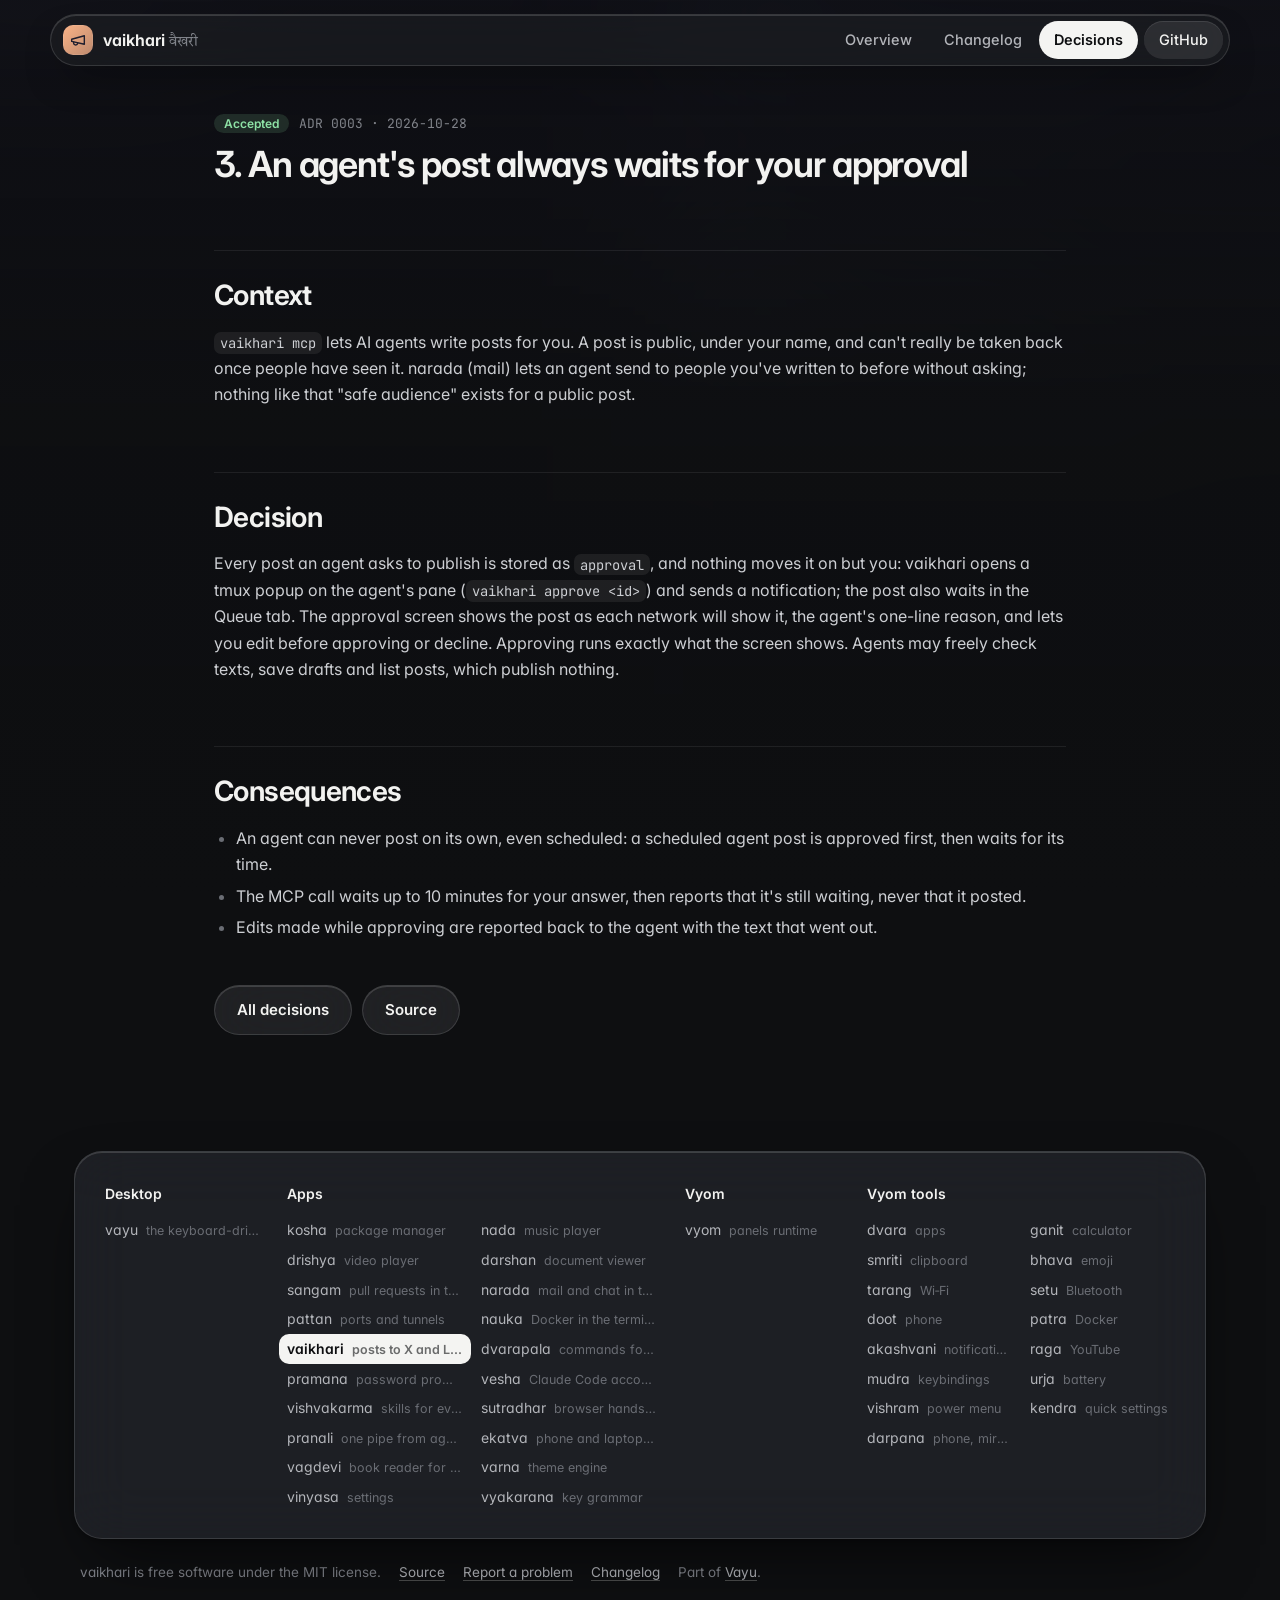
<file: docs/adr/0003-agents-always-ask.html>
<!doctype html>
<html lang="en">
<head>
<meta charset="utf-8">
<meta name="viewport" content="width=device-width, initial-scale=1">
<title>ADR 0003: 3. An agent&#x27;s post always waits for your approval · vaikhari</title>
<meta name="description" content="Write once, post to X and LinkedIn from the terminal: a live preview of each, drafts, a schedule, and an agent that drafts for you. Free.">
<meta property="og:title" content="ADR 0003: 3. An agent&#x27;s post always waits for your approval · vaikhari">
<meta property="og:description" content="Write once, post to X and LinkedIn from the terminal: a live preview of each, drafts, a schedule, and an agent that drafts for you. Free.">
<meta name="theme-color" content="#0e0f11">
<link rel="icon" href="../assets/logo.svg" type="image/svg+xml">
<link rel="preconnect" href="https://fonts.googleapis.com">
<link rel="preconnect" href="https://fonts.gstatic.com" crossorigin>
<link href="https://fonts.googleapis.com/css2?family=Inter:wght@400;500;600;700&family=JetBrains+Mono:wght@400;500;600&family=Tiro+Devanagari+Sanskrit&display=swap" rel="stylesheet">
<link rel="stylesheet" href="../assets/site.css">
<style>:root{--tool:#f7b07d}.backdrop:before{background-image:url("../assets/screenshots/compose.png")}</style>
</head>
<body class="sub">
<div class="backdrop" aria-hidden="true"></div>
<header class="top"><div class="in">
<a class="brand" href="../index.html"><img src="../assets/logo.svg" alt=""><span>vaikhari <small>वैखरी</small></span></a>
<nav><a href="../index.html" class="">Overview</a><a href="../changelog.html" class="">Changelog</a><a href="../adr/index.html" class="on hide">Decisions</a><a class="gh" href="https://github.com/Theyashsawarkar/vaikhari">GitHub</a></nav></div></header>

<div class="wrap solo"><article>
<p class="adrmeta"><span class="status accepted">Accepted</span> <span>ADR 0003 · 2026-10-28</span></p><h2 id="3-an-agents-post-always-waits-for-your-approval"><a class="anchor" href="#3-an-agents-post-always-waits-for-your-approval">#</a>3. An agent's post always waits for your approval</h2>
<h2 id="context"><a class="anchor" href="#context">#</a>Context</h2>
<p><code>vaikhari mcp</code> lets AI agents write posts for you. A post is public, under your name, and can't really be taken back once people have seen it. narada (mail) lets an agent send to people you've written to before without asking; nothing like that "safe audience" exists for a public post.</p>
<h2 id="decision"><a class="anchor" href="#decision">#</a>Decision</h2>
<p>Every post an agent asks to publish is stored as <code>approval</code>, and nothing moves it on but you: vaikhari opens a tmux popup on the agent's pane (<code>vaikhari approve &lt;id&gt;</code>) and sends a notification; the post also waits in the Queue tab. The approval screen shows the post as each network will show it, the agent's one-line reason, and lets you edit before approving or decline. Approving runs exactly what the screen shows. Agents may freely check texts, save drafts and list posts, which publish nothing.</p>
<h2 id="consequences"><a class="anchor" href="#consequences">#</a>Consequences</h2>
<ul><li>An agent can never post on its own, even scheduled: a scheduled agent post is approved first, then waits for its time.</li><li>The MCP call waits up to 10 minutes for your answer, then reports that it's still waiting, never that it posted.</li><li>Edits made while approving are reported back to the agent with the text that went out.</li></ul><p class="back"><a class="btn" href="index.html">All decisions</a><a class="btn" href="https://github.com/Theyashsawarkar/vaikhari/blob/main/docs/adr/0003-agents-always-ask.md">Source</a></p>
</article></div>
<footer><div class="in glass"><div class=""><h4>Desktop</h4><div class="list"><a href="https://vayu.theyashsawarkar.dev/" class="">vayu <span>the keyboard-driven Wayland desktop</span></a></div></div><div class="g2"><h4>Apps</h4><div class="list"><a href="https://kosha.theyashsawarkar.dev/" class="">kosha <span>package manager</span></a><a href="https://nada.theyashsawarkar.dev/" class="">nada <span>music player</span></a><a href="https://drishya.theyashsawarkar.dev/" class="">drishya <span>video player</span></a><a href="https://darshan.theyashsawarkar.dev/" class="">darshan <span>document viewer</span></a><a href="https://sangam.theyashsawarkar.dev/" class="">sangam <span>pull requests in the terminal</span></a><a href="https://narada.theyashsawarkar.dev/" class="">narada <span>mail and chat in the terminal</span></a><a href="https://pattan.theyashsawarkar.dev/" class="">pattan <span>ports and tunnels</span></a><a href="https://nauka.theyashsawarkar.dev/" class="">nauka <span>Docker in the terminal</span></a><a href="https://vaikhari.theyashsawarkar.dev/" class="me" aria-current="page">vaikhari <span>posts to X and LinkedIn</span></a><a href="https://dvarapala.theyashsawarkar.dev/" class="">dvarapala <span>commands for AI agents, approved</span></a><a href="https://pramana.theyashsawarkar.dev/" class="">pramana <span>password prompts</span></a><a href="https://vesha.theyashsawarkar.dev/" class="">vesha <span>Claude Code accounts</span></a><a href="https://vishvakarma.theyashsawarkar.dev/" class="">vishvakarma <span>skills for every AI agent</span></a><a href="https://sutradhar.theyashsawarkar.dev/" class="">sutradhar <span>browser hands for AI agents</span></a><a href="https://pranali.theyashsawarkar.dev/" class="">pranali <span>one pipe from agents to tools</span></a><a href="https://ekatva.theyashsawarkar.dev/" class="">ekatva <span>phone and laptop, linked</span></a><a href="https://vagdevi.theyashsawarkar.dev/" class="">vagdevi <span>book reader for Android</span></a><a href="https://varna.theyashsawarkar.dev/" class="">varna <span>theme engine</span></a><a href="https://vinyasa.theyashsawarkar.dev/" class="">vinyasa <span>settings</span></a><a href="https://vyakarana.theyashsawarkar.dev/" class="">vyakarana <span>key grammar</span></a></div></div><div class=""><h4>Vyom</h4><div class="list"><a href="https://vyom.theyashsawarkar.dev/" class="">vyom <span>panels runtime</span></a></div></div><div class="g2"><h4>Vyom tools</h4><div class="list"><a href="https://dvara.theyashsawarkar.dev/" class="">dvara <span>apps</span></a><a href="https://ganit.theyashsawarkar.dev/" class="">ganit <span>calculator</span></a><a href="https://smriti.theyashsawarkar.dev/" class="">smriti <span>clipboard</span></a><a href="https://bhava.theyashsawarkar.dev/" class="">bhava <span>emoji</span></a><a href="https://tarang.theyashsawarkar.dev/" class="">tarang <span>Wi‑Fi</span></a><a href="https://setu.theyashsawarkar.dev/" class="">setu <span>Bluetooth</span></a><a href="https://doot.theyashsawarkar.dev/" class="">doot <span>phone</span></a><a href="https://patra.theyashsawarkar.dev/" class="">patra <span>Docker</span></a><a href="https://akashvani.theyashsawarkar.dev/" class="">akashvani <span>notifications</span></a><a href="https://raga.theyashsawarkar.dev/" class="">raga <span>YouTube</span></a><a href="https://mudra.theyashsawarkar.dev/" class="">mudra <span>keybindings</span></a><a href="https://urja.theyashsawarkar.dev/" class="">urja <span>battery</span></a><a href="https://vishram.theyashsawarkar.dev/" class="">vishram <span>power menu</span></a><a href="https://kendra.theyashsawarkar.dev/" class="">kendra <span>quick settings</span></a><a href="https://darpana.theyashsawarkar.dev/" class="">darpana <span>phone, mirrored</span></a></div></div></div>
<div class="bottom"><span>vaikhari is free software under the MIT license.</span><a href="https://github.com/Theyashsawarkar/vaikhari">Source</a><a href="https://github.com/Theyashsawarkar/vaikhari/issues">Report a problem</a><a href="../changelog.html">Changelog</a><span>Part of <a href="https://vayu.theyashsawarkar.dev/">Vayu</a>.</span></div></footer>
<script>
document.querySelectorAll('pre.code').forEach(p=>{const b=document.createElement('button');b.className='copy';b.type='button';b.textContent='Copy';
b.onclick=()=>{navigator.clipboard.writeText(p.querySelector('code').innerText).then(()=>{b.textContent='Copied';b.classList.add('done');setTimeout(()=>{b.textContent='Copy';b.classList.remove('done')},1400)})};p.appendChild(b)});
const links=[...document.querySelectorAll('.toc a')];if(links.length){const hs=links.map(a=>document.getElementById(a.hash.slice(1))).filter(Boolean);
const on=()=>{let cur=hs[0];for(const h of hs){if(h.getBoundingClientRect().top<120)cur=h}links.forEach(a=>a.classList.toggle('on',cur&&a.hash==='#'+cur.id))};
addEventListener('scroll',on,{passive:true});on()}
</script>
</body>
</html>
</file>
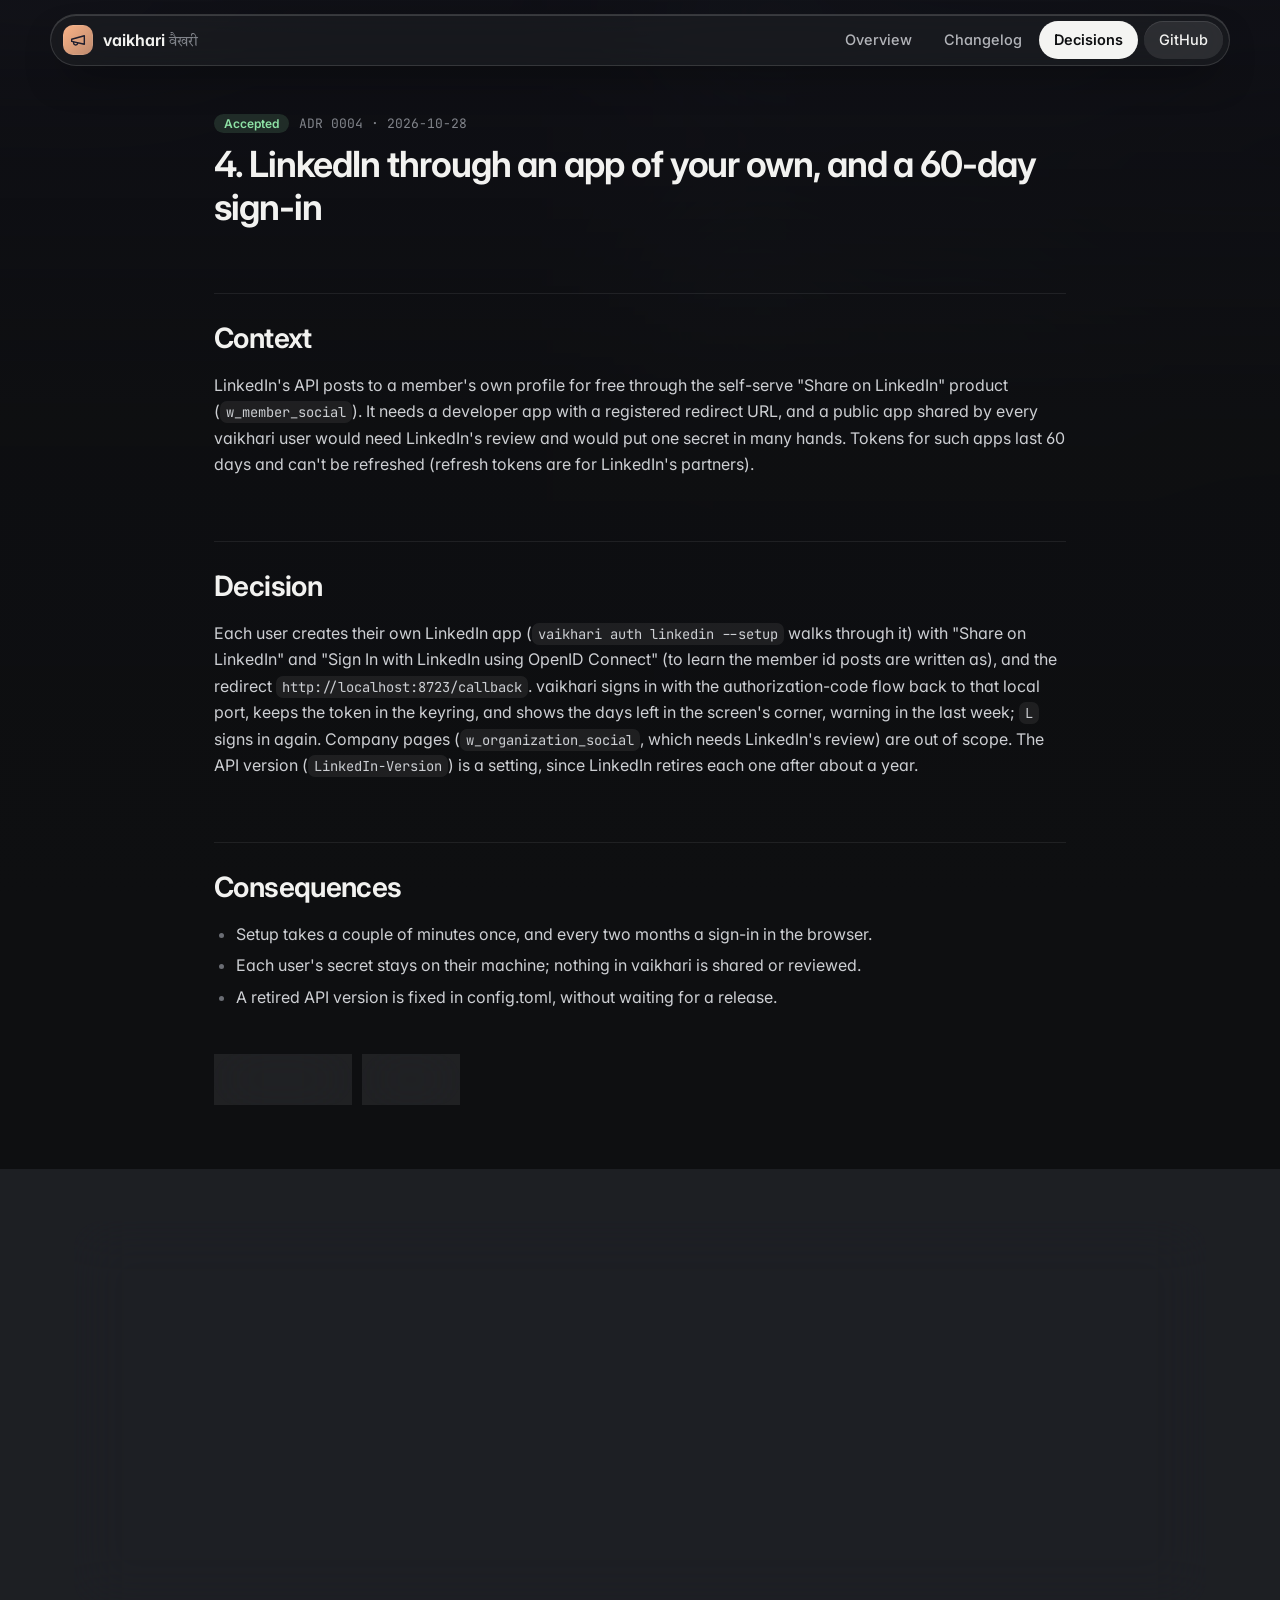
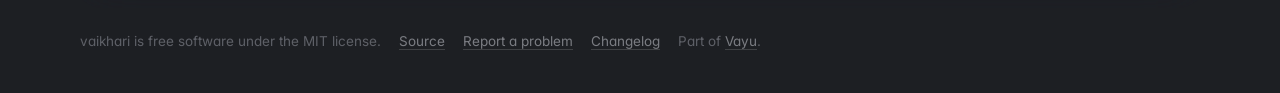
<file: docs/adr/0004-linkedin-through-your-own-app.html>
<!doctype html>
<html lang="en">
<head>
<meta charset="utf-8">
<meta name="viewport" content="width=device-width, initial-scale=1">
<title>ADR 0004: 4. LinkedIn through an app of your own, and a 60-day sign-in · vaikhari</title>
<meta name="description" content="Write once, post to X and LinkedIn from the terminal: a live preview of each, drafts, a schedule, and an agent that drafts for you. Free.">
<meta property="og:title" content="ADR 0004: 4. LinkedIn through an app of your own, and a 60-day sign-in · vaikhari">
<meta property="og:description" content="Write once, post to X and LinkedIn from the terminal: a live preview of each, drafts, a schedule, and an agent that drafts for you. Free.">
<meta name="theme-color" content="#0e0f11">
<link rel="icon" href="../assets/logo.svg" type="image/svg+xml">
<link rel="preconnect" href="https://fonts.googleapis.com">
<link rel="preconnect" href="https://fonts.gstatic.com" crossorigin>
<link href="https://fonts.googleapis.com/css2?family=Inter:wght@400;500;600;700&family=JetBrains+Mono:wght@400;500;600&family=Tiro+Devanagari+Sanskrit&display=swap" rel="stylesheet">
<link rel="stylesheet" href="../assets/site.css">
<style>:root{--tool:#f7b07d}.backdrop:before{background-image:url("../assets/screenshots/compose.png")}</style>
</head>
<body class="sub">
<div class="backdrop" aria-hidden="true"></div>
<header class="top"><div class="in">
<a class="brand" href="../index.html"><img src="../assets/logo.svg" alt=""><span>vaikhari <small>वैखरी</small></span></a>
<nav><a href="../index.html" class="">Overview</a><a href="../changelog.html" class="">Changelog</a><a href="../adr/index.html" class="on hide">Decisions</a><a class="gh" href="https://github.com/Theyashsawarkar/vaikhari">GitHub</a></nav></div></header>

<div class="wrap solo"><article>
<p class="adrmeta"><span class="status accepted">Accepted</span> <span>ADR 0004 · 2026-10-28</span></p><h2 id="4-linkedin-through-an-app-of-your-own-and-a-60-day-sign-in"><a class="anchor" href="#4-linkedin-through-an-app-of-your-own-and-a-60-day-sign-in">#</a>4. LinkedIn through an app of your own, and a 60-day sign-in</h2>
<h2 id="context"><a class="anchor" href="#context">#</a>Context</h2>
<p>LinkedIn's API posts to a member's own profile for free through the self-serve "Share on LinkedIn" product (<code>w_member_social</code>). It needs a developer app with a registered redirect URL, and a public app shared by every vaikhari user would need LinkedIn's review and would put one secret in many hands. Tokens for such apps last 60 days and can't be refreshed (refresh tokens are for LinkedIn's partners).</p>
<h2 id="decision"><a class="anchor" href="#decision">#</a>Decision</h2>
<p>Each user creates their own LinkedIn app (<code>vaikhari auth linkedin --setup</code> walks through it) with "Share on LinkedIn" and "Sign In with LinkedIn using OpenID Connect" (to learn the member id posts are written as), and the redirect <code>http://localhost:8723/callback</code>. vaikhari signs in with the authorization-code flow back to that local port, keeps the token in the keyring, and shows the days left in the screen's corner, warning in the last week; <code>L</code> signs in again. Company pages (<code>w_organization_social</code>, which needs LinkedIn's review) are out of scope. The API version (<code>LinkedIn-Version</code>) is a setting, since LinkedIn retires each one after about a year.</p>
<h2 id="consequences"><a class="anchor" href="#consequences">#</a>Consequences</h2>
<ul><li>Setup takes a couple of minutes once, and every two months a sign-in in the browser.</li><li>Each user's secret stays on their machine; nothing in vaikhari is shared or reviewed.</li><li>A retired API version is fixed in config.toml, without waiting for a release.</li></ul><p class="back"><a class="btn" href="index.html">All decisions</a><a class="btn" href="https://github.com/Theyashsawarkar/vaikhari/blob/main/docs/adr/0004-linkedin-through-your-own-app.md">Source</a></p>
</article></div>
<footer><div class="in glass"><div class=""><h4>Desktop</h4><div class="list"><a href="https://vayu.theyashsawarkar.dev/" class="">vayu <span>the keyboard-driven Wayland desktop</span></a></div></div><div class="g2"><h4>Apps</h4><div class="list"><a href="https://kosha.theyashsawarkar.dev/" class="">kosha <span>package manager</span></a><a href="https://nada.theyashsawarkar.dev/" class="">nada <span>music player</span></a><a href="https://drishya.theyashsawarkar.dev/" class="">drishya <span>video player</span></a><a href="https://darshan.theyashsawarkar.dev/" class="">darshan <span>document viewer</span></a><a href="https://sangam.theyashsawarkar.dev/" class="">sangam <span>pull requests in the terminal</span></a><a href="https://narada.theyashsawarkar.dev/" class="">narada <span>mail and chat in the terminal</span></a><a href="https://pattan.theyashsawarkar.dev/" class="">pattan <span>ports and tunnels</span></a><a href="https://nauka.theyashsawarkar.dev/" class="">nauka <span>Docker in the terminal</span></a><a href="https://vaikhari.theyashsawarkar.dev/" class="me" aria-current="page">vaikhari <span>posts to X and LinkedIn</span></a><a href="https://dvarapala.theyashsawarkar.dev/" class="">dvarapala <span>commands for AI agents, approved</span></a><a href="https://pramana.theyashsawarkar.dev/" class="">pramana <span>password prompts</span></a><a href="https://vesha.theyashsawarkar.dev/" class="">vesha <span>Claude Code accounts</span></a><a href="https://vishvakarma.theyashsawarkar.dev/" class="">vishvakarma <span>skills for every AI agent</span></a><a href="https://sutradhar.theyashsawarkar.dev/" class="">sutradhar <span>browser hands for AI agents</span></a><a href="https://pranali.theyashsawarkar.dev/" class="">pranali <span>one pipe from agents to tools</span></a><a href="https://ekatva.theyashsawarkar.dev/" class="">ekatva <span>phone and laptop, linked</span></a><a href="https://vagdevi.theyashsawarkar.dev/" class="">vagdevi <span>book reader for Android</span></a><a href="https://varna.theyashsawarkar.dev/" class="">varna <span>theme engine</span></a><a href="https://vinyasa.theyashsawarkar.dev/" class="">vinyasa <span>settings</span></a><a href="https://vyakarana.theyashsawarkar.dev/" class="">vyakarana <span>key grammar</span></a></div></div><div class=""><h4>Vyom</h4><div class="list"><a href="https://vyom.theyashsawarkar.dev/" class="">vyom <span>panels runtime</span></a></div></div><div class="g2"><h4>Vyom tools</h4><div class="list"><a href="https://dvara.theyashsawarkar.dev/" class="">dvara <span>apps</span></a><a href="https://ganit.theyashsawarkar.dev/" class="">ganit <span>calculator</span></a><a href="https://smriti.theyashsawarkar.dev/" class="">smriti <span>clipboard</span></a><a href="https://bhava.theyashsawarkar.dev/" class="">bhava <span>emoji</span></a><a href="https://tarang.theyashsawarkar.dev/" class="">tarang <span>Wi‑Fi</span></a><a href="https://setu.theyashsawarkar.dev/" class="">setu <span>Bluetooth</span></a><a href="https://doot.theyashsawarkar.dev/" class="">doot <span>phone</span></a><a href="https://patra.theyashsawarkar.dev/" class="">patra <span>Docker</span></a><a href="https://akashvani.theyashsawarkar.dev/" class="">akashvani <span>notifications</span></a><a href="https://raga.theyashsawarkar.dev/" class="">raga <span>YouTube</span></a><a href="https://mudra.theyashsawarkar.dev/" class="">mudra <span>keybindings</span></a><a href="https://urja.theyashsawarkar.dev/" class="">urja <span>battery</span></a><a href="https://vishram.theyashsawarkar.dev/" class="">vishram <span>power menu</span></a><a href="https://kendra.theyashsawarkar.dev/" class="">kendra <span>quick settings</span></a><a href="https://darpana.theyashsawarkar.dev/" class="">darpana <span>phone, mirrored</span></a></div></div></div>
<div class="bottom"><span>vaikhari is free software under the MIT license.</span><a href="https://github.com/Theyashsawarkar/vaikhari">Source</a><a href="https://github.com/Theyashsawarkar/vaikhari/issues">Report a problem</a><a href="../changelog.html">Changelog</a><span>Part of <a href="https://vayu.theyashsawarkar.dev/">Vayu</a>.</span></div></footer>
<script>
document.querySelectorAll('pre.code').forEach(p=>{const b=document.createElement('button');b.className='copy';b.type='button';b.textContent='Copy';
b.onclick=()=>{navigator.clipboard.writeText(p.querySelector('code').innerText).then(()=>{b.textContent='Copied';b.classList.add('done');setTimeout(()=>{b.textContent='Copy';b.classList.remove('done')},1400)})};p.appendChild(b)});
const links=[...document.querySelectorAll('.toc a')];if(links.length){const hs=links.map(a=>document.getElementById(a.hash.slice(1))).filter(Boolean);
const on=()=>{let cur=hs[0];for(const h of hs){if(h.getBoundingClientRect().top<120)cur=h}links.forEach(a=>a.classList.toggle('on',cur&&a.hash==='#'+cur.id))};
addEventListener('scroll',on,{passive:true});on()}
</script>
</body>
</html>
</file>
<file: docs/assets/site.css>
/* Vayu's Spatial look (the same as vayu.theyashsawarkar.dev): graphite
   glass floating over the tool's own screenshot, blurred far out of focus;
   very round; where you are is a near-white pill or brighter glass; no
   glows; colour only where it means something. The tool's own colour
   (--tool) is only its signature: the release dots. */
:root{--crust:#0e0f11;--mantle:#141518;--base:#1b1c20;--s0:#2a2c31;--s1:#3a3c42;--ov0:#6a6d74;--ov1:#80838a;
--sub0:#b3b5ba;--sub1:#cdcfd3;--text:#f2f2f0;--accent:#f4f4f2;--green:#8ee2a6;--peach:#f7b07d;--red:#ff9389;--blue:#93c4ff;--yellow:#f3d47f;
--glass:rgba(52,54,60,.44);--hi:rgba(255,255,255,.09);--rim:rgba(255,255,255,.13);--lit:inset 0 1px 0 rgba(255,255,255,.15);
--float:0 30px 70px -24px rgba(0,0,0,.7),0 2px 6px rgba(0,0,0,.25);--blur:blur(28px) saturate(160%);
--ui:"Inter","Adwaita Sans",system-ui,sans-serif;--mono:"JetBrains Mono","JetBrainsMono Nerd Font",ui-monospace,monospace;
--sa:"Tiro Devanagari Sanskrit","Noto Serif Devanagari",serif;color-scheme:dark}
*{box-sizing:border-box}html{scroll-behavior:smooth;scroll-padding-top:96px}
body{margin:0;min-height:100vh;background:var(--crust);color:var(--text);font:16px/1.65 var(--ui);-webkit-font-smoothing:antialiased;font-feature-settings:"cv11","ss01"}
/* the backdrop: the tool's screenshot, out of focus, fading to graphite */
.backdrop{position:fixed;inset:0;z-index:-1;overflow:hidden;pointer-events:none}
.backdrop:before{content:"";position:absolute;inset:-12%;background:center/cover no-repeat;filter:blur(64px) saturate(1.25) brightness(.62);transform:translateZ(0)}
.backdrop:after{content:"";position:absolute;inset:0;background:linear-gradient(to bottom,rgba(14,15,17,.25),rgba(14,15,17,.8) 60%,var(--crust))}
.backdrop.none:before{background:radial-gradient(60% 50% at 50% 0%,color-mix(in srgb,var(--tool) 22%,transparent),transparent 70%);filter:none}
.sub .backdrop:after{background:linear-gradient(to bottom,rgba(14,15,17,.55),rgba(14,15,17,.93) 45%,var(--crust))}
a{color:var(--accent);text-decoration:underline;text-decoration-color:rgba(244,244,242,.3);text-underline-offset:3px}
a:hover{text-decoration-color:currentColor}
code{font:.86em var(--mono);background:rgba(255,255,255,.07);padding:.14em .45em;border-radius:7px;color:var(--sub1)}
kbd{display:inline-block;min-width:1.7em;padding:.05em .45em;font:500 .8em/1.6 var(--mono);text-align:center;color:var(--text);background:rgba(255,255,255,.08);border:1px solid rgba(255,255,255,.14);border-bottom-width:2px;border-radius:8px}
img{max-width:100%;height:auto}
:focus-visible{outline:2px solid var(--accent);outline-offset:3px;border-radius:10px}
.glass{background:var(--glass);-webkit-backdrop-filter:var(--blur);backdrop-filter:var(--blur);border:1px solid var(--rim);box-shadow:var(--lit),var(--float)}
/* nav: a floating glass capsule; the page you're on is the near-white pill */
.top{position:sticky;top:0;z-index:20;padding:14px 24px 0}
.top .in{max-width:1180px;margin:0 auto;padding:6px 6px 6px 10px;display:flex;align-items:center;gap:18px;border-radius:999px;
background:rgba(30,31,35,.62);-webkit-backdrop-filter:var(--blur);backdrop-filter:var(--blur);border:1px solid var(--rim);box-shadow:var(--lit),0 18px 40px -18px rgba(0,0,0,.7)}
.brand{display:flex;align-items:center;gap:10px;font-weight:650;font-size:16px;color:var(--text);text-decoration:none;padding:2px 6px 2px 2px;border-radius:999px}
.brand img{width:30px;height:30px;border-radius:10px}.brand small{font:400 14px var(--sa);color:var(--ov1)}
.top nav{display:flex;gap:2px;margin-left:auto}
.top nav a{color:var(--sub0);padding:7px 15px;border-radius:999px;font-size:14.5px;font-weight:500;text-decoration:none;white-space:nowrap;transition:background-color .15s,color .15s}
.top nav a:hover{background:rgba(255,255,255,.08);color:var(--text)}
.top nav a.on{background:var(--accent);color:var(--crust);font-weight:600}
.top nav a.gh{color:var(--text);background:rgba(255,255,255,.09);box-shadow:inset 0 1px 0 rgba(255,255,255,.1);margin-left:4px}.top nav a.gh:hover{background:rgba(255,255,255,.15)}
/* hero: the logo, the name, the verse, then the tool itself */
.hero{max-width:860px;margin:0 auto;padding:76px 24px 0;text-align:center}
.hero .logo{width:104px;height:104px;border-radius:28px;box-shadow:0 26px 50px -18px rgba(0,0,0,.8),0 0 0 1px rgba(255,255,255,.08)}
.hero h1{font-size:clamp(46px,7vw,76px);line-height:1;margin:26px 0 10px;letter-spacing:-.04em;font-weight:700}
.hero .sa{font-size:16px;color:var(--sub0)}.hero .sa b{font:400 21px var(--sa);color:var(--sub1);margin-right:6px}.hero .sa i{font-style:normal;color:var(--ov1)}
.hero p.lead{font-size:19.5px;line-height:1.55;color:var(--sub1);max-width:34em;margin:22px auto 0;text-wrap:pretty}
.hero .shloka{margin:34px auto 0;max-width:600px}
.hero .shloka p{margin:0;font:400 21px/1.55 var(--sa);color:var(--text)}
.hero .shloka figcaption{margin-top:10px;font-size:14.5px;color:var(--sub0);text-wrap:pretty}.hero .shloka cite{display:block;margin-top:2px;color:var(--ov1);font-style:normal;font-size:13px}
.cta{display:flex;gap:10px;flex-wrap:wrap;justify-content:center;margin-top:32px}
.btn{display:inline-flex;align-items:center;gap:8px;padding:12px 22px;border-radius:999px;font-weight:600;font-size:15px;color:var(--text);
background:rgba(255,255,255,.08);border:1px solid var(--rim);box-shadow:var(--lit);-webkit-backdrop-filter:var(--blur);backdrop-filter:var(--blur);text-decoration:none;transition:background-color .15s}
.btn:hover{background:rgba(255,255,255,.14)}
.btn.primary{background:var(--accent);color:var(--crust);border-color:transparent;box-shadow:0 10px 30px -12px rgba(0,0,0,.6)}.btn.primary:hover{background:#fff}
.meta{display:flex;gap:6px;flex-wrap:wrap;justify-content:center;margin-top:20px;font-size:13.5px;color:var(--ov1)}
.meta span{padding:4px 12px;border-radius:999px;border:1px solid rgba(255,255,255,.09)}.meta b{color:var(--sub1);font-weight:600}
.shot{max-width:1180px;margin:56px auto 0;padding:0 24px;display:flex;gap:22px;justify-content:center;align-items:flex-start}
.shot img{display:block;border-radius:26px;border:1px solid var(--rim);background:var(--base);box-shadow:0 0 0 6px rgba(255,255,255,.04),0 50px 110px -30px rgba(0,0,0,.85)}
.shot.many img{flex:1 1 0;min-width:0;max-width:300px;border-radius:30px}
.shot figcaption{display:none}
/* layout: a glass "On this page" panel beside the article */
.wrap{max-width:1180px;margin:0 auto;padding:72px 24px 40px;display:grid;grid-template-columns:240px minmax(0,1fr);gap:56px}
.sub .wrap{padding-top:48px}
.wrap.solo{grid-template-columns:minmax(0,1fr);max-width:900px}.wrap.solo article{max-width:none}
.adrmeta+h2{border-top:0;padding-top:0;margin-top:10px;font-size:36px;letter-spacing:-.03em}
article>h2:first-child{font-size:36px;letter-spacing:-.03em}
.toc{position:sticky;top:92px;align-self:start;max-height:calc(100vh - 112px);overflow:auto;scrollbar-width:thin;scrollbar-color:rgba(255,255,255,.15) transparent;
padding:14px 8px 10px;border-radius:24px;background:rgba(30,31,35,.6);-webkit-backdrop-filter:var(--blur);backdrop-filter:var(--blur);border:1px solid var(--rim);box-shadow:var(--lit),0 24px 50px -24px rgba(0,0,0,.7)}
.toc:empty{display:none}
.toc b{display:block;font-size:13px;font-weight:600;color:var(--ov1);margin:0 12px 6px}
.toc a{display:block;color:var(--sub0);padding:6px 12px;border-radius:14px;font-size:13.5px;line-height:1.4;text-decoration:none;transition:background-color .15s,color .15s}
.toc a.l3{padding:4px 12px 4px 24px;font-size:12.5px;color:var(--ov1)}
.toc a:hover{color:var(--text);background:rgba(255,255,255,.06)}
.toc a.on{color:var(--text);background:rgba(255,255,255,.11);box-shadow:inset 0 1px 0 rgba(255,255,255,.12),inset 0 0 0 1px rgba(255,255,255,.08)}
article{min-width:0;max-width:820px}
article h2{font-size:28px;line-height:1.2;letter-spacing:-.022em;margin:64px 0 14px;padding-top:28px;border-top:1px solid rgba(255,255,255,.08);font-weight:650}
article>h2:first-child,article>section:first-child h2{margin-top:0;padding-top:0;border-top:0}
article h3{font-size:19px;margin:34px 0 10px;font-weight:600;letter-spacing:-.01em}article h4{font-size:16px;margin:24px 0 8px;color:var(--sub1)}
article p,article li{color:var(--sub1);overflow-wrap:anywhere}article strong{color:var(--text);font-weight:600}
article .anchor{opacity:0;margin-left:-22px;width:22px;display:inline-block;color:var(--ov0);text-decoration:none}
article h2:hover .anchor,article h3:hover .anchor{opacity:1}
article ul,article ol{padding-left:22px}article li{margin:5px 0}article li::marker{color:var(--ov0)}
article img{border-radius:22px;border:1px solid var(--rim);box-shadow:0 30px 70px -28px rgba(0,0,0,.85)}
article p[align=center]{text-align:center}article p[align=center] img{margin:6px 0}
article blockquote{margin:22px 0;padding:14px 20px;background:rgba(255,255,255,.04);border:1px solid rgba(255,255,255,.08);box-shadow:inset 0 1px 0 rgba(255,255,255,.06);border-radius:20px}
article blockquote p{margin:.2em 0;color:var(--sub0)}
pre.code{position:relative;background:rgba(10,11,13,.6);border:1px solid rgba(255,255,255,.08);border-radius:18px;padding:18px 20px;overflow:auto;font:13.5px/1.65 var(--mono);color:var(--sub1)}
pre.code code{background:none;padding:0;font-size:inherit;color:inherit}
pre.code .copy{position:absolute;top:10px;right:10px;font:600 12.5px var(--ui);padding:5px 13px;border-radius:999px;border:1px solid rgba(255,255,255,.12);background:rgba(255,255,255,.08);color:var(--sub1);cursor:pointer;opacity:0;transition:opacity .15s,background-color .15s}
pre.code:hover .copy,pre.code .copy:focus-visible{opacity:1}pre.code .copy:hover{background:var(--accent);color:var(--crust)}
pre.code .copy.done{background:var(--green);color:var(--crust);border-color:transparent;opacity:1}
.table{overflow:auto;margin:18px 0 22px;border:1px solid rgba(255,255,255,.09);border-radius:20px;background:rgba(255,255,255,.035)}
table{border-collapse:collapse;width:100%;font-size:14.5px}
th{text-align:left;color:var(--ov1);font-size:13px;font-weight:600;padding:12px 16px;border-bottom:1px solid rgba(255,255,255,.08);white-space:nowrap}
td{padding:11px 16px;border-top:1px solid rgba(255,255,255,.05);color:var(--sub1);vertical-align:top}tbody tr:first-child td{border-top:0}
td code{white-space:nowrap}
/* changelog: each release a glass card on a thread */
.release{position:relative;margin:0 0 18px 22px;padding:22px 26px 10px;border-radius:24px;background:rgba(255,255,255,.035);border:1px solid rgba(255,255,255,.08);box-shadow:inset 0 1px 0 rgba(255,255,255,.07)}
.release:before{content:"";position:absolute;left:-23px;top:0;bottom:-18px;width:1px;background:rgba(255,255,255,.1)}
.release:after{content:"";position:absolute;left:-28px;top:30px;width:11px;height:11px;border-radius:50%;background:var(--tool);box-shadow:0 0 0 4px var(--crust)}
.release:last-child:before{bottom:auto;height:30px}
.release h2{margin:0 0 6px;padding:0;border:0;font-size:22px;display:flex;align-items:baseline;flex-wrap:wrap;gap:4px 12px}
.release h2 .date{font:500 13.5px var(--mono);color:var(--ov1)}
.release .tag{font:600 12.5px var(--ui);padding:3px 11px;border-radius:999px;background:rgba(255,255,255,.08);color:var(--sub1);text-decoration:none;margin-left:auto}
.release .tag:hover{background:rgba(255,255,255,.14);color:var(--text)}
.release h3{font-size:15px;color:var(--sub0);margin:18px 0 6px}
/* decisions */
.cards{display:grid;grid-template-columns:repeat(auto-fill,minmax(min(300px,100%),1fr));gap:14px;margin:22px 0}
.card{display:block;background:rgba(255,255,255,.04);border:1px solid rgba(255,255,255,.09);box-shadow:inset 0 1px 0 rgba(255,255,255,.07);border-radius:24px;padding:20px 22px;color:var(--text);text-decoration:none;transition:background-color .15s,border-color .15s}
.card:hover{background:var(--hi);border-color:rgba(255,255,255,.18)}
.card .n{font:500 12.5px var(--mono);color:var(--ov1);display:flex;gap:8px;align-items:center}.card h3{margin:10px 0 6px;font-size:17px;line-height:1.35}.card p{margin:0;color:var(--sub0);font-size:14px}
.status{display:inline-block;font:600 12px var(--ui);padding:2px 10px;border-radius:999px;background:rgba(142,226,166,.14);color:var(--green)}
.status.superseded,.status.deprecated{background:rgba(247,176,125,.14);color:var(--peach)}.status.proposed{background:rgba(147,196,255,.14);color:var(--blue)}
.adrmeta{display:flex;gap:10px;align-items:center;font:13px var(--mono);color:var(--ov1);margin:0 0 6px}
.back{display:flex;gap:10px;margin-top:44px}.back a{text-decoration:none}
/* footer: the family, in one glass panel */
footer{max-width:1180px;margin:60px auto 0;padding:0 24px 40px}
footer .in{display:grid;grid-template-columns:1fr 2.4fr 1fr 2fr;gap:28px;padding:30px 30px 26px;border-radius:28px}
footer h4{margin:0 0 10px;font-size:14px;font-weight:600;color:var(--text)}
footer .list{display:grid;gap:0 18px}footer .g2 .list{grid-template-columns:1fr 1fr}
footer a{display:flex;gap:8px;align-items:baseline;color:var(--sub0);font-size:14px;padding:3px 8px;margin:0 -8px;border-radius:10px;text-decoration:none;min-width:0}
footer a:hover{color:var(--text);background:rgba(255,255,255,.06)}footer a span{color:var(--ov0);font-size:12.5px;white-space:nowrap;overflow:hidden;text-overflow:ellipsis}
footer a.me{color:var(--crust);background:var(--accent);font-weight:600}footer a.me span{color:rgba(14,15,17,.6)}
footer .bottom{display:flex;flex-wrap:wrap;gap:6px 18px;padding:22px 6px 0;color:var(--ov1);font-size:13.5px}
footer .bottom a{display:inline;padding:0;margin:0;font-size:13.5px;color:var(--sub0);text-decoration:underline;text-decoration-color:rgba(255,255,255,.25)}footer .bottom a:hover{background:none}
@media(max-width:1000px){footer .in{grid-template-columns:1fr 1fr}}
@media(max-width:900px){.wrap{grid-template-columns:1fr;gap:28px}.toc{display:none}}
@media(max-width:640px){.top{padding:10px 10px 0}.top .in{gap:6px;padding-left:6px}.brand small,.brand span{display:none}
.top nav{overflow-x:auto;scrollbar-width:none}.top nav::-webkit-scrollbar{display:none}.top nav a{padding:7px 11px;font-size:14px}.top nav a.hide{display:none}
.hero{padding:44px 16px 0}.hero .logo{width:84px;height:84px;border-radius:23px}.hero p.lead{font-size:17px}.hero .shloka p{font-size:18.5px}
.shot{margin-top:36px;padding:0 16px;gap:10px}.shot img{border-radius:16px}.shot.many img{border-radius:18px}
.wrap{padding:52px 16px 32px}article h2{font-size:23px}.release{margin-left:14px;padding:18px 18px 8px}.release:before{left:-15px}.release:after{left:-20px}
footer{padding:0 16px 32px}footer .in{grid-template-columns:1fr;padding:22px 20px}footer .g2 .list{grid-template-columns:1fr}}
@media(prefers-reduced-motion:reduce){html{scroll-behavior:auto}*{transition:none!important}}
</file>
